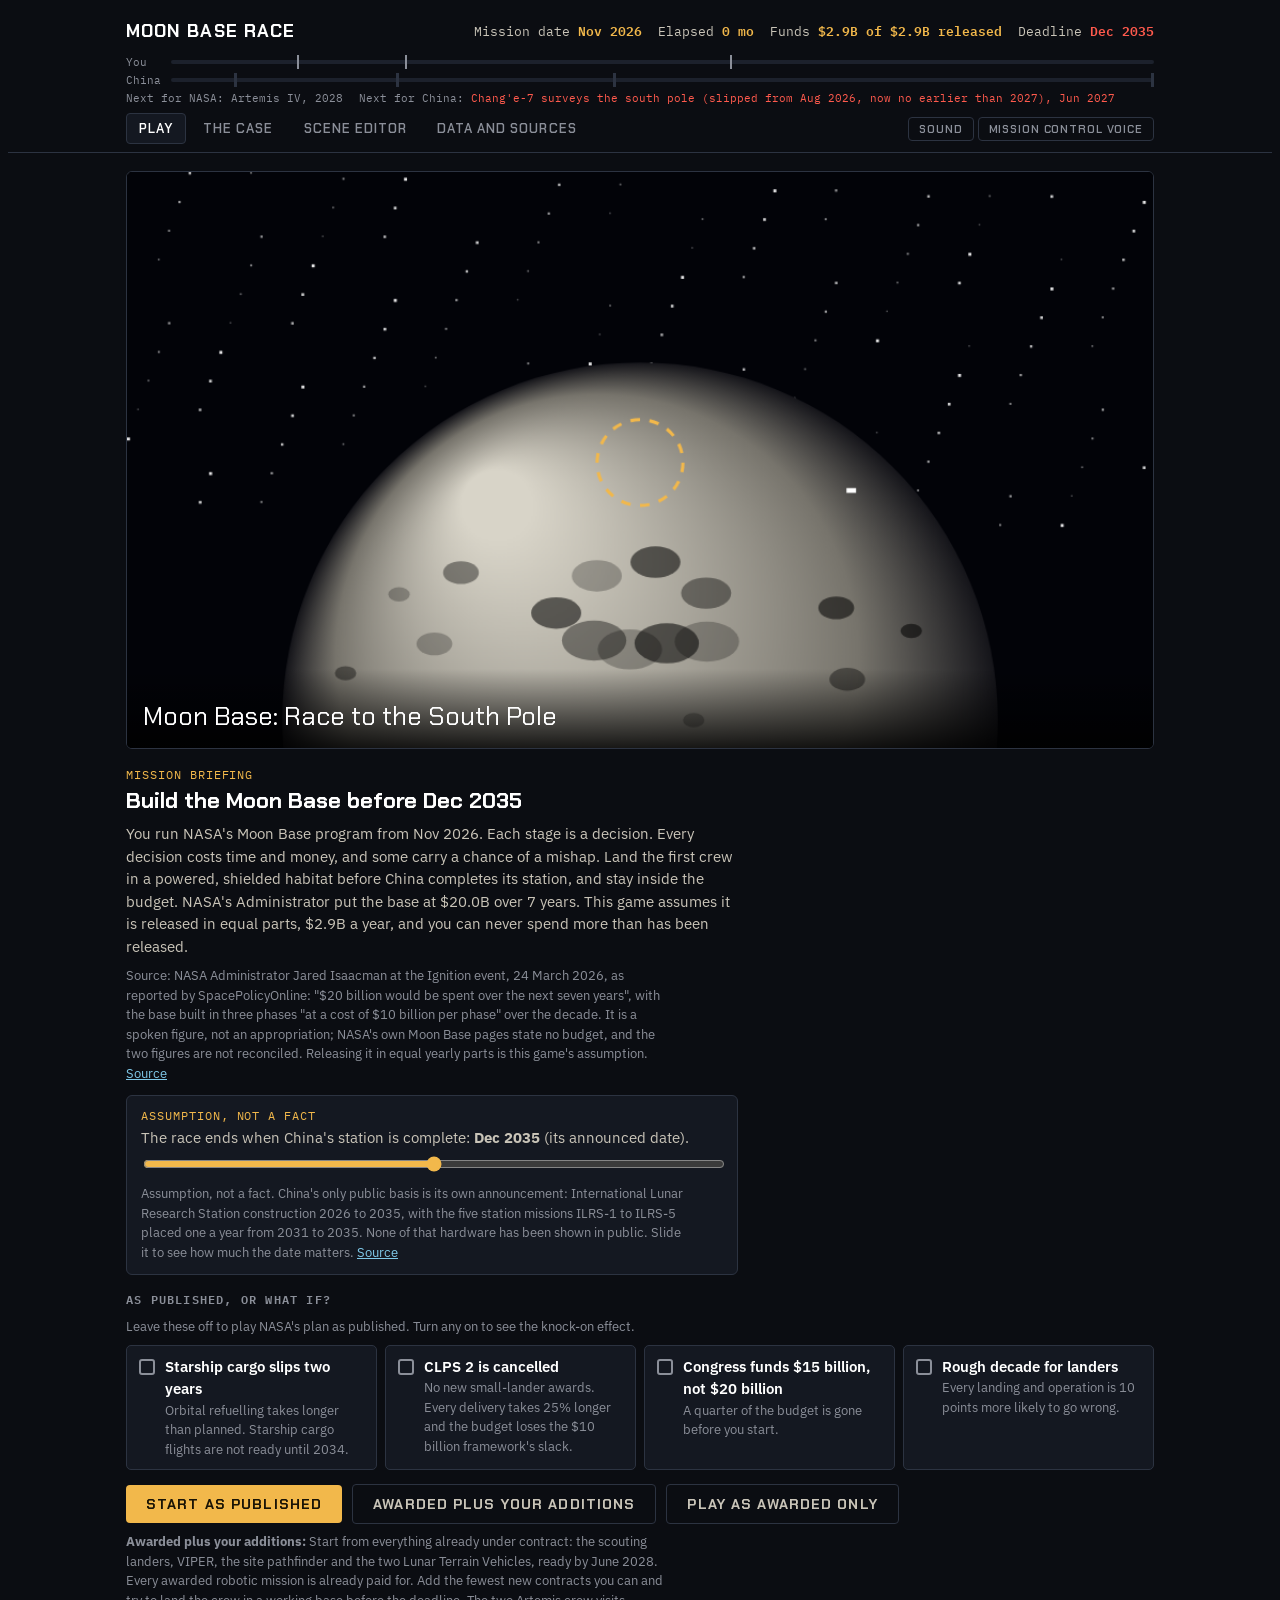
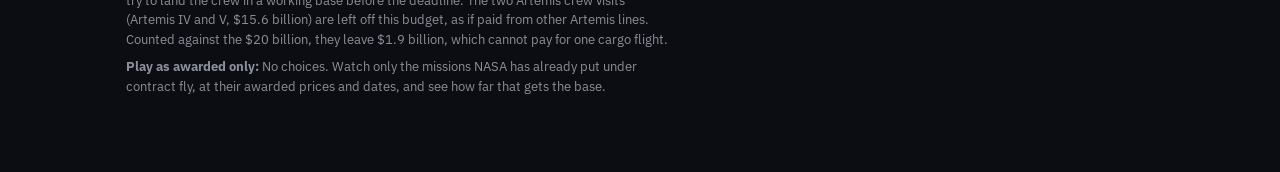
<file: index.html>
<!doctype html>
<html lang="en">
<meta charset="utf-8">
<meta name="viewport" content="width=device-width,initial-scale=1,viewport-fit=cover">
<title>Moon Base Race</title>
<meta name="claude:viewport-fit-sides" content="cover">
<link rel="stylesheet" href="https://fonts.googleapis.com/css2?family=Chakra+Petch:wght@500;700&family=IBM+Plex+Mono:wght@400;600&family=IBM+Plex+Sans:wght@400;500;600&display=swap">
<style>
/* Layout: mission-control console. Sticky mission clock on top, one cutscene screen, decisions beneath it. Single dark look by choice. */
:root{
  color-scheme:dark;
  --void:#0b0d12; --panel:#141821; --panel2:#1c212c; --line:#2c3341;
  --dust:#c9c4b8; --dim:#8b8f99; --sun:#f2b84b; --go:#6fd08c; --halt:#ff5a4d; --ice:#7fc8e8;
  --display:"Chakra Petch","Trebuchet MS",sans-serif;
  --body:"IBM Plex Sans",system-ui,sans-serif;
  --mono:"IBM Plex Mono",ui-monospace,Menlo,monospace;
}
*{box-sizing:border-box}
html,body{background:var(--void)}
body{color:var(--dust);font-family:var(--body);font-size:15px;line-height:1.5}
body::before{content:"";position:fixed;inset:0 0 auto;height:env(safe-area-inset-top,0px);z-index:10;background:var(--void)}
.wrap{max-width:1060px;margin:0 auto;padding-left:max(16px,env(safe-area-inset-left,0px));padding-right:max(16px,env(safe-area-inset-right,0px))}
header{position:sticky;top:env(safe-area-inset-top,0px);z-index:9;background:var(--void);border-bottom:1px solid var(--line)}
.bar{display:flex;flex-wrap:wrap;gap:8px 20px;align-items:center;padding-block:10px}
h1{font-family:var(--display);font-size:18px;letter-spacing:.06em;text-transform:uppercase;margin:0;color:#fff}
.clock{font-family:var(--mono);font-size:13px;display:flex;gap:16px;flex-wrap:wrap;margin-left:auto}
.clock b{color:var(--sun);font-weight:600}.clock .cn b{color:var(--halt)}

.tl .track{position:absolute;left:0;right:0;top:5px;height:4px;background:var(--panel2);border-radius:2px}
.tl .fill{position:absolute;left:0;top:5px;height:4px;background:var(--sun);border-radius:2px;transition:width .6s}
.tl .mk{position:absolute;top:0;width:2px;height:14px;background:var(--dim)}
.tl .mk.cn{background:var(--halt);width:3px}
.tl .mk span{position:absolute;top:14px;left:0;font:11px var(--mono);color:var(--dim);white-space:nowrap}
.tl .mk.cn span{left:auto;right:0;display:block;color:var(--halt)}
nav{display:flex;gap:4px;padding-bottom:8px}
nav button{font:600 13px var(--display);letter-spacing:.08em;text-transform:uppercase;background:none;border:1px solid transparent;color:var(--dim);padding:6px 12px;border-radius:4px;cursor:pointer}
nav button[aria-selected=true]{color:#fff;border-color:var(--line);background:var(--panel)}
main{padding-block:18px 60px;display:flex;flex-direction:column;gap:18px}
.screen{position:relative;aspect-ratio:16/9;max-width:100%;background:#000;border:1px solid var(--line);border-radius:6px;overflow:hidden}
.screen canvas,.screen video{position:absolute;inset:0;width:100%;height:100%;object-fit:cover}
.screen .tag{position:absolute;left:10px;top:10px;font:11px var(--mono);background:rgba(0,0,0,.6);color:var(--dim);padding:3px 7px;border-radius:3px;max-width:calc(100% - 20px)}
.screen .cap{position:absolute;left:0;right:0;bottom:0;padding:28px 16px 12px;background:linear-gradient(transparent,rgba(0,0,0,.85));font-family:var(--display);font-size:clamp(16px,3vw,26px);color:#fff;text-wrap:balance}
.step{font:12px var(--mono);color:var(--sun);letter-spacing:.08em;text-transform:uppercase}
h2{font-family:var(--display);font-size:22px;margin:2px 0 6px;color:#fff;text-wrap:balance}
h3{font:600 12px var(--mono);letter-spacing:.1em;text-transform:uppercase;color:var(--dim);margin:14px 0 8px}
p{margin:0 0 8px;max-width:68ch}
.cols{display:grid;grid-template-columns:minmax(0,1fr) 250px;gap:20px}
@media(max-width:760px){.cols{grid-template-columns:minmax(0,1fr)}.tl .mk span{display:none}}td.n{white-space:normal;min-width:9ch}
.opts{display:grid;grid-template-columns:repeat(auto-fill,minmax(240px,1fr));gap:8px}
.opt{display:flex;gap:10px;align-items:flex-start;text-align:left;background:var(--panel);border:1px solid var(--line);border-radius:5px;padding:10px 12px;color:inherit;font:inherit;cursor:pointer;min-width:0}
.opt:hover{border-color:var(--dim)}
.opt[aria-pressed=true]{border-color:var(--sun);background:var(--panel2)}
.opt[disabled]{opacity:.45;cursor:not-allowed}
.opt .box{flex:none;width:16px;height:16px;border:2px solid var(--dim);border-radius:3px;margin-top:3px}
.opt.radio .box{border-radius:50%}
.opt[aria-pressed=true] .box{background:var(--sun);border-color:var(--sun)}
.opt strong{display:block;color:#fff;font-weight:600}
.opt small{display:block;color:var(--dim);font-size:13px}
.opt .m{font:12px var(--mono);color:var(--ice)}
.meter{height:8px;background:var(--panel2);border-radius:4px;overflow:hidden;margin:6px 0}
.meter i{display:block;height:100%;background:var(--go)}
.meter.over i{background:var(--halt)}
.mono{font-family:var(--mono);font-size:13px;font-variant-numeric:tabular-nums}
.chips{display:flex;flex-wrap:wrap;gap:6px}
.chip{font:12px var(--mono);border:1px solid var(--line);border-radius:20px;padding:2px 10px;color:var(--dim)}
.chip.on{border-color:var(--go);color:var(--go)}
.btn{font:700 14px var(--display);letter-spacing:.08em;text-transform:uppercase;background:var(--sun);color:#1a1405;border:0;border-radius:4px;padding:10px 20px;cursor:pointer}
.btn[disabled]{opacity:.4;cursor:not-allowed}
.btn.ghost{background:none;color:var(--dust);border:1px solid var(--line)}
.btn.small{font-size:12px;padding:6px 12px}
.row{display:flex;flex-wrap:wrap;gap:10px;align-items:center;margin-top:14px}
:focus-visible{outline:2px solid var(--ice);outline-offset:2px}
aside{background:var(--panel);border:1px solid var(--line);border-radius:6px;padding:12px 14px;align-self:start}
aside ul{list-style:none;margin:0;padding:0;font-size:13px;display:flex;flex-direction:column;gap:4px}
aside{min-width:0}aside li{display:flex;justify-content:space-between;gap:8px}aside li span:first-child{min-width:0;overflow-wrap:anywhere}
aside li span:last-child{font-family:var(--mono);color:var(--dim);white-space:nowrap}
.res{border-left:3px solid var(--go);padding-left:12px}.res.bad{border-color:var(--halt)}
.res .big{font-family:var(--display);font-size:20px;color:var(--go)}.res.bad .big{color:var(--halt)}
textarea,input[type=text],select{width:100%;background:var(--panel);color:var(--dust);border:1px solid var(--line);border-radius:4px;padding:8px 10px;font:13px var(--mono)}
textarea{min-height:120px;resize:vertical}
textarea.json{min-height:320px;white-space:pre;overflow:auto}
label{display:block;font:600 12px var(--mono);letter-spacing:.08em;text-transform:uppercase;color:var(--dim);margin:12px 0 4px}
.note{font-size:13px;color:var(--dim)}
.msg{font:13px var(--mono);color:var(--ice);min-height:1.4em}
.msg.err{color:var(--halt)}
.tw{overflow-x:auto}
table{border-collapse:collapse;width:100%;font-size:13px}
th,td{text-align:left;padding:6px 10px;border-bottom:1px solid var(--line);vertical-align:top}
th{font:600 11px var(--mono);letter-spacing:.08em;text-transform:uppercase;color:var(--dim)}
td.n{font-family:var(--mono);font-variant-numeric:tabular-nums;white-space:nowrap}
a{color:var(--ice)}
.card{background:var(--panel);border:1px solid var(--line);border-radius:6px;padding:12px 14px}
.props{display:flex;flex-direction:column;gap:8px}
.race{display:grid;grid-template-columns:auto minmax(0,1fr);gap:4px 10px;align-items:center;margin-bottom:4px;font:11px var(--mono);color:var(--dim)}
.race .rb{position:relative;height:14px}
.race .track{position:absolute;left:0;right:0;top:5px;height:4px;background:var(--panel2);border-radius:2px}
.race .fill{position:absolute;left:0;top:5px;height:4px;background:var(--sun);border-radius:2px;transition:width .6s}
.race .cn .fill{background:var(--halt)}
.race .mk{position:absolute;top:0;width:2px;height:14px;background:var(--dim)}
.race .cn .mk{background:var(--line);width:3px}.race .cn .mk.hit{background:var(--halt)}
.race .mk.end{background:var(--halt);width:3px}
.racenote{font:11px var(--mono);color:var(--dim);margin-bottom:8px;display:flex;flex-wrap:wrap;gap:4px 16px}
.racenote b{color:var(--halt);font-weight:400}
nav{align-items:center;flex-wrap:wrap}
nav .sp{flex:1}
nav button.tog{font-size:11px;padding:4px 10px;border-color:var(--line)}
nav button.tog[aria-pressed=true]{color:var(--go);border-color:var(--go)}
.map{width:100%;height:auto;display:block;border:1px solid var(--line);border-radius:4px;background:#17181c}
.insight{background:var(--panel);border:1px solid var(--line);border-left:3px solid var(--ice);border-radius:4px;padding:10px 14px;max-width:68ch;margin-top:12px}
.insight h3{margin:0 0 4px;color:var(--ice)}
.notes{margin:0 0 8px;padding-left:18px;color:var(--sun);font-size:14px;max-width:68ch}
.stat{display:flex;flex-wrap:wrap;gap:6px;margin-bottom:8px}
.res.soft{border-color:var(--sun)}.res.soft .big{color:var(--sun)}
.opt .r{font:12px var(--mono);color:var(--sun)}
aside li span.c{color:var(--ice)}
aside li span:only-child{white-space:normal;font-family:var(--body);color:var(--dust)}
.mani{display:flex;gap:14px;align-items:center;margin:8px 0 4px}
.mani .pic{flex:none;width:84px}.mani svg{display:block;width:100%;height:auto}
.bay{display:flex;height:12px;background:var(--panel2);border-radius:3px;overflow:hidden;margin:6px 0 4px;border:1px solid var(--line)}
.bay.over{border-color:var(--halt)}.bay i{display:block;height:100%}
.load{list-style:none;margin:6px 0 0;padding:0;display:flex;flex-wrap:wrap;gap:2px 14px;font-size:13px}
.load .sw{display:inline-block;width:9px;height:9px;border-radius:2px;margin-right:5px}

.opt .cap{font-size:12px;color:var(--dim)}
.opt .ben{font-size:13px;color:var(--dust)}
.opt .fx{font:12px var(--mono);color:var(--go)}
.opt .dev{font:12px var(--mono);color:var(--ice)}
.cls{display:inline-block;margin-left:8px;padding:0 6px;border:1px solid var(--line);border-radius:3px;font:10px var(--mono);color:var(--dim);vertical-align:middle;text-transform:uppercase;letter-spacing:.04em}
.cls.niac{color:var(--ice);border-color:var(--ice)}

.screen .art{position:absolute;inset:0;width:100%;height:100%;object-fit:cover;opacity:0;transition:opacity .4s}
.screen .art.ok{opacity:1}
.ths{display:flex;gap:4px;margin-bottom:6px}
.th{display:block;flex:1;min-width:0;width:100%;aspect-ratio:16/9;object-fit:cover;border-radius:3px;background:var(--panel2);opacity:.25;transition:opacity .3s}
.th.ok{opacity:1}
@media(max-width:640px){header{position:static}.clock{gap:2px 12px;font-size:12px}nav button{padding:6px 8px}.mani{flex-direction:column;align-items:stretch}.mani .pic{width:64px}}
section.case{margin:0 0 34px;max-width:980px}
section.case h2{margin:2px 0 10px}
.claim{font-size:1.06rem;line-height:1.55;border-left:3px solid var(--sun);padding:6px 0 6px 12px;margin:12px 0}
.card.dl{margin:12px 0;max-width:68ch}
.card.dl input[type=range]{accent-color:var(--sun)}
details{margin:6px 0}details summary{cursor:pointer}
.chip.st-flown{border-color:#5fb36b;color:#8fd49a}.chip.st-tested{border-color:#d9a441;color:#f0c46b}.chip.st-announced{opacity:.75}.chip.st-slipped{border-color:#d8644f;color:#f09a88}
.chip[class*=st-]{white-space:nowrap}
</style>
<header><div class="wrap">
  <div class="bar"><h1>Moon Base Race</h1>
    <div class="clock"><span>Mission date <b id="cDate"></b></span><span>Elapsed <b id="cEl"></b></span><span>Funds <b id="cBud"></b></span><span class="cn">Deadline <b id="cCn"></b></span></div></div>
  <div class="race" id="tl"></div><div class="racenote" id="tln"></div>
  <nav><button role="tab" id="tabPlay" data-tab="play">Play</button><button role="tab" id="tabCase" data-tab="case">The case</button><button role="tab" id="tabEdit" data-tab="edit">Scene editor</button><button role="tab" id="tabData" data-tab="data">Data and sources</button><span class="sp"></span><button class="tog" id="tSound" aria-pressed="false">Sound</button><button class="tog" id="tVoice" aria-pressed="false" hidden>Mission control voice</button></nav>
</div></header>
<div class="wrap"><main id="main"></main></div>
<script id="scn" type="application/json">{"version": 10, "title": "Moon Base: Race to the South Pole", "start": {"y": 2026, "m": 11}, "deadline": {"y": 2035, "m": 12, "label": "China's announced completion date for its lunar research station (an assumption you can change)"}, "markers": [{"y": 2028, "m": 1, "label": "Artemis IV"}, {"y": 2029, "m": 1, "label": "Phase 2"}, {"y": 2032, "m": 1, "label": "Phase 3"}], "stages": [{"id": "scout", "type": "loadout", "scene": "lander", "title": "Scout the South Pole", "narration": "NASA Moon Base Phase One runs to 2029: 25 launches and 21 robotic landings to scout the south pole. Pick one lander and fill it, within its mass limit, with payloads that give you mobility, mapping, prospecting and geotechnical data. Miss any of the four and the base team cannot choose a site. Some hardware is not ready yet, and the delivery waits for the latest item on board.", "videoPrompt": "Photorealistic commercial lunar lander descending to the Moon's south pole, long shadows, low sun on the horizon, dust plume, cinematic 35mm", "successText": "The lander is down and the instruments are returning data. You have a resource map, terrain models and soil strength numbers.", "failMonths": 6, "needs": [{"tag": "mobility", "label": "Mobility"}, {"tag": "mapping", "label": "Mapping and surveying"}, {"tag": "prospecting", "label": "Prospecting"}, {"tag": "geotech", "label": "Geotechnical properties"}], "carriers": [{"id": "novac", "label": "Intuitive Machines Nova-C Trinity", "capKg": 100, "months": 8, "desc": "Moon Base III lander. Small, flies soon, carries little.", "costM": 148, "risk": 0.25, "caps": ["130 kg to the surface", "Flies within 8 months"], "benefit": "The fastest way to get a first instrument down, at a high landing risk.", "image": "art/novac.jpg", "src": {"text": "Payload 100 kg (Wikipedia). $148.3M Intuitive Machines award, June 2026. Moon Base III slipped to 2027.", "url": "https://starlust.org/nasa-announces-four-new-lunar-lander-missions-worth-nearly-600-million-to-advance-moon-base-science/"}}, {"id": "blueghost", "label": "Firefly Blue Ghost", "capKg": 150, "months": 9, "desc": "Mid-size CLPS lander with a proven landing.", "costM": 144, "risk": 0.1, "caps": ["240 kg to the surface", "Proven soft landing"], "benefit": "A reliable ride for a small instrument set.", "image": "art/blueghost.jpg", "src": {"text": "Payload 150 kg (Wikipedia). $144.2M Firefly award, June 2026.", "url": "https://starlust.org/nasa-announces-four-new-lunar-lander-missions-worth-nearly-600-million-to-advance-moon-base-science/"}}, {"id": "griffin", "label": "Astrobotic Griffin", "capKg": 500, "months": 3, "desc": "Moon Base II lander. NASA lists more than 1,100 lb of cargo. Rover egress ramps.", "costM": 149, "risk": 0.2, "caps": ["500 kg to the surface", "Ramps for rover egress"], "benefit": "Carries a mid-size rover and several instruments on one flight.", "image": "art/griffin.jpg", "src": {"text": "$297M for two Astrobotic deliveries, June 2026. Griffin Mission One launch no earlier than November 2026. Payload capacity is not published.", "url": "https://starlust.org/nasa-announces-four-new-lunar-lander-missions-worth-nearly-600-million-to-advance-moon-base-science/"}}, {"id": "mk1", "label": "Blue Origin Blue Moon Mark 1", "capKg": 3000, "months": 13, "desc": "Moon Base I flies the first one, Endurance, to Shackleton Connecting Ridge. A second carries VIPER.", "costM": 190, "risk": 0.12, "caps": ["3,000 kg to the surface", "Precision landing", "Cryogenic propulsion"], "benefit": "Room for a large rover and a full instrument suite on one lander.", "image": "art/mk1.jpg", "src": {"text": "Payload up to 3,000 kg. $190M task order to deliver VIPER on the second Mark 1, landing late 2027.", "url": "https://www.nasa.gov/news-release/nasa-selects-blue-origin-to-deliver-viper-rover-to-moons-south-pole/"}}], "items": [{"id": "viper", "label": "VIPER rover", "kg": 430, "tags": ["mobility", "prospecting", "mapping"], "desc": "1 m TRIDENT drill, neutron and infrared spectrometers and a mass spectrometer. Builds a resource map of water ice.", "availableAt": {"y": 2027, "m": 11}, "costM": 450, "caps": ["Drives 20 km class traverses", "Drills 1 m", "Detects and measures water ice"], "benefit": "Gives you a resource map, so the base is sited next to ice you know is there.", "image": "art/viper.jpg", "rec": true, "src": {"text": "Dry mass 430 kg. About $450M spent when cancelled in July 2024. Landing late 2027.", "url": "https://en.wikipedia.org/wiki/VIPER_(rover)"}}, {"id": "promise", "label": "PROMISE nuclear rover", "kg": 900, "tags": ["mobility", "prospecting", "mapping", "nuclear"], "availableAt": {"y": 2028, "m": 11}, "desc": "Six-wheeled JPL rover built from Curiosity and Perseverance spares. Nuclear power carries it through lunar nights and into shadowed craters. Drills to 1 m. Launches late 2028 for an 18-month mission.", "costM": 300, "caps": ["Nuclear powered", "Works through lunar night and inside shadowed craters", "Drills 1 m"], "benefit": "Ends night dormancy for your scouting and keeps prospecting for 18 months.", "image": "art/promise.jpg", "rec": true}, {"id": "flip", "label": "Astrolab FLIP rover", "kg": 500, "tags": ["mobility"], "desc": "Flies on the Moon Base II Griffin lander. A mobile platform that carries other teams' instruments.", "costM": 80, "caps": ["Carries about 30 kg of other instruments", "Tests mobility in polar soil"], "benefit": "A mobile base for instruments that would otherwise sit on the lander deck.", "image": "art/flip.jpg", "src": {"text": "500 kg rover that carries 30 kg of payload. Cost is not published.", "url": "https://en.wikipedia.org/wiki/Griffin_Mission_One"}}, {"id": "mapp", "label": "Lunar Outpost MAPP rover", "kg": 10, "tags": ["mobility"], "desc": "Small autonomous rover that carries one or two instruments.", "costM": 15, "caps": ["Autonomous driving", "Carries one or two small instruments"], "benefit": "Cheap mobility for a small lander.", "image": "art/mapp.jpg"}, {"id": "cuberover", "label": "Astrobotic CubeRover", "kg": 6, "tags": ["mobility"], "desc": "Shoebox-class rover for short traverses near the lander.", "costM": 10, "caps": ["Short traverses near the lander", "Very low mass"], "benefit": "The lightest way to tick the mobility box.", "image": "art/cuberover.jpg"}, {"id": "moonfall", "label": "MoonFall scout drones (4)", "kg": 200, "tags": ["mobility", "mapping"], "desc": "Four JPL propulsive hoppers that fly into shadowed terrain and survey landing sites over one lunar day. They fly in 2028.", "availableAt": {"y": 2028, "m": 1}, "costM": 75, "caps": ["Hops into shadowed terrain", "Surveys landing sites from close range"], "benefit": "Scouts places wheels cannot reach, in a single lunar day.", "image": "art/moonfall.jpg", "src": {"text": "$75M Firefly subcontract, excluding launch. Delivery 2028.", "url": "https://spacepolicyonline.com/news/nasa-awards-initial-moon-base-rover-and-lander-contracts/"}}, {"id": "lidar", "label": "Lunar LiDAR demonstration", "kg": 15, "tags": ["mapping"], "desc": "3D terrain mapping that works in darkness.", "costM": 20, "caps": ["3D terrain maps in darkness", "Centimetre-scale relief"], "benefit": "Pad and road layouts can be planned before construction robots arrive.", "fx": {"risk": -0.01}, "image": "art/lidar.jpg"}, {"id": "gpr", "label": "Ground-penetrating radar", "kg": 5, "tags": ["mapping", "geotech"], "desc": "Maps buried rocks, layering and ice lenses under the surface.", "costM": 15, "caps": ["Images layering and buried rocks", "Finds ice lenses"], "benefit": "Fewer surprises when you dig foundations.", "fx": {"risk": -0.01}, "image": "art/gpr.jpg", "rec": true}, {"id": "prime", "label": "TRIDENT drill and MSolo", "kg": 40, "tags": ["prospecting"], "desc": "Lander-mounted 1 m drill with a mass spectrometer that sniffs the cuttings for volatiles.", "costM": 40, "caps": ["Drills 1 m from the lander", "Measures volatiles in cuttings"], "benefit": "Prospecting without needing a rover.", "image": "art/prime.jpg"}, {"id": "nss", "label": "Neutron Spectrometer System", "kg": 2, "tags": ["prospecting"], "desc": "Detects hydrogen, a sign of water ice, in the top metre of soil.", "costM": 10, "caps": ["Senses hydrogen to 1 m depth", "Works while driving"], "benefit": "A light way to map where ice is likely.", "image": "art/nss.jpg"}, {"id": "cone", "label": "Cone penetrometer and shear vane", "kg": 8, "tags": ["geotech"], "desc": "Measures bearing strength and cohesion of the regolith for pad and foundation design.", "costM": 10, "caps": ["Measures bearing strength", "Measures soil cohesion"], "benefit": "The numbers engineers need to design pads and foundations that do not settle.", "image": "art/cone.jpg", "rec": true}, {"id": "scalpss", "label": "SCALPSS plume cameras", "kg": 5, "tags": ["geotech"], "desc": "Stereo cameras that record how the engine plume erodes the surface.", "costM": 8, "caps": ["Films plume erosion in stereo", "Measures crater depth under the engine"], "benefit": "Sizes the pads and berms that heavy landers will need.", "fx": {"risk": -0.01}, "image": "art/scalpss.jpg", "rec": true}, {"id": "lra", "label": "Laser Retroreflector Array", "kg": 1, "tags": ["nav"], "desc": "Passive marker that later landers range against for precision landing.", "costM": 2, "caps": ["Passive laser target", "Lasts for decades"], "benefit": "Later landers range against it for more precise touchdowns.", "fx": {"risk": -0.02}, "image": "art/lra.jpg"}, {"id": "vertex", "label": "Lunar Vertex magnetometer suite", "kg": 30, "tags": ["science"], "desc": "Studies magnetic swirls. Good science, no help choosing a base site.", "costM": 30, "caps": ["Measures surface magnetic fields", "Studies solar wind interaction"], "benefit": "Good science. It does not help you build.", "image": "art/vertex.jpg"}, {"id": "metal", "label": "METAL helium-3 sensor", "kg": 12, "tags": ["science"], "desc": "Measures helium-3 abundance in the soil.", "costM": 15, "caps": ["Measures helium-3 in regolith"], "benefit": "Informs a future resource, not this base.", "image": "art/metal.jpg"}, {"id": "skylight", "label": "Skylight autonomous micro-rovers", "kg": 30, "costM": 30, "devCostM": 120, "devMonths": 24, "risk": 0.03, "tags": ["mobility", "mapping"], "fx": {"risk": -0.03}, "class": "Reliability", "niac": {"pi": "William Whittaker, Carnegie Mellon University", "year": "2019", "url": "https://www.nasa.gov/general/robotic-technologies-enabling-the-exploration-of-lunar-pits/"}, "desc": "NIAC concept: fast micro-rovers that explore on their own and build a high-resolution 3D model of rough terrain within one lunar day.", "caps": ["Autonomous exploration", "High-resolution 3D site model in about a week"], "benefit": "A detailed site model means fewer construction surprises, so every later operation is less likely to go wrong.", "image": "art/skylight.jpg"}, {"id": "ndl", "label": "Navigation Doppler Lidar landing sensor", "kg": 5, "costM": 15, "tags": ["nav"], "fx": {"risk": -0.03}, "class": "Reliability", "desc": "Laser sensor that measures a lander's speed and height precisely during descent. Flight-tested class of instrument.", "caps": ["Precise velocity and altitude during descent", "Works in darkness"], "benefit": "Landing data from this flight makes every later landing less likely to go wrong.", "image": "art/ndl.jpg", "rec": true}, {"id": "relay", "label": "Lunar relay user terminal", "kg": 10, "costM": 40, "tags": ["comms"], "fx": {"risk": -0.02, "monthsPct": -3}, "class": "Speed and reliability", "desc": "Radio terminal that talks to an orbiting relay, such as Lunar Pathfinder, when Earth is below the horizon.", "caps": ["Communication without direct line of sight to Earth", "Higher data rates"], "benefit": "Robots are supervised around the clock, so work goes a little faster and with fewer errors.", "image": "art/relay.jpg"}], "insight": {"text": "NASA's Phase One plans 25 launches and 21 landings to carry about 4 tonnes to the surface. VIPER and PROMISE both carry 1 m drills because the ice is expected below the surface, not on it.", "url": "https://abcnews.com/Technology/nasa-reveals-new-details-plan-build-base-moon/story?id=133325738"}, "real": "2026 to 2028: Moon Base I, II and III, VIPER late 2027, PROMISE late 2028", "still": "art/scout.jpg", "media": "art/scout.mp4"}, {"id": "mobility", "type": "loadout", "scene": "rover", "title": "Land the mobility fleet", "narration": "The base needs vehicles that can haul cargo and carry tools. NASA awarded Lunar Terrain Vehicle contracts worth $439 million to Astrolab and Lunar Outpost, with Blue Origin delivering them in 2028. Choose a delivery and the vehicles to send. You need at least one crew-class vehicle or larger. What you land here decides which options you get when the habitats arrive.", "videoPrompt": "Photorealistic six-limbed wheeled robot and an open lunar rover driving off a cargo lander at the lunar south pole, harsh side lighting, dust trails", "successText": "The vehicles drive off the deck and start their checkout traverses.", "failMonths": 6, "needs": [{"tag": "haul", "label": "Crew-class vehicle or larger"}], "carriers": [{"id": "mk1x2", "label": "Two Blue Moon Mark 1 cargo flights", "capKg": 6000, "months": 14, "desc": "NASA's task orders deliver the Lunar Terrain Vehicles this way in 2028.", "costM": 188, "risk": 0.15, "caps": ["6,000 kg across two landers", "Available on NASA's 2028 schedule"], "benefit": "Delivers the rovers NASA has already ordered.", "image": "art/mk1x2.jpg", "src": {"text": "$188M to Blue Origin to deliver both Lunar Terrain Vehicles in 2028.", "url": "https://spacepolicyonline.com/news/nasa-awards-initial-moon-base-rover-and-lander-contracts/"}}, {"id": "mk2c", "label": "Wait for Blue Moon Mark 2 cargo", "capKg": 30000, "months": 18, "desc": "Far more mass, but the lander is not ready for years.", "costM": 1800, "risk": 0.12, "caps": ["30,000 kg in one landing"], "benefit": "Carries the heaviest vehicles, years later.", "image": "art/mk2c.jpg", "src": {"text": "30,000 kg one way, 20,000 kg reusable. Uncrewed demonstration planned for 2027. No per-flight price is published; the $3.4B contract covers development.", "url": "https://en.wikipedia.org/wiki/Blue_Moon_(spacecraft)"}}], "items": [{"id": "flex", "label": "Astrolab CLV-1 Lunar Terrain Vehicle", "kg": 900, "tags": ["haul", "ltv"], "desc": "NASA contract $219 million. About 2,000 lb, over 6 mph, two suited crew or modular cargo pallets.", "costM": 219, "caps": ["Two suited crew", "Modular cargo pallets", "Drives itself between crews"], "benefit": "Hauls cargo and tools around the site without astronauts present.", "image": "art/flex.jpg", "src": {"text": "$219M Lunar Terrain Vehicle contract, May 2026. Delivery 2028.", "url": "https://spacepolicyonline.com/news/nasa-awards-initial-moon-base-rover-and-lander-contracts/"}}, {"id": "pegasus", "label": "Lunar Outpost Pegasus Lunar Terrain Vehicle", "kg": 1200, "tags": ["haul", "ltv"], "desc": "NASA contract $220 million. Over 9 mph, built to operate for up to a year, two suited crew.", "costM": 220, "caps": ["Two suited crew", "Over 9 mph", "Built to run for a year"], "benefit": "A second, independent rover design, so one fault cannot stop surface transport.", "image": "art/pegasus.jpg", "src": {"text": "$220M Lunar Terrain Vehicle contract, May 2026. Delivery 2028.", "url": "https://spacepolicyonline.com/news/nasa-awards-initial-moon-base-rover-and-lander-contracts/"}}, {"id": "racer", "label": "Intuitive Machines Moon RACER", "kg": 1200, "tags": ["haul", "ltv"], "desc": "A third proposed Lunar Terrain Vehicle design, with a towing trailer. Not selected by NASA.", "costM": 220, "caps": ["Two suited crew", "Tows a trailer"], "benefit": "Extra hauling capacity.", "image": "art/racer.jpg"}, {"id": "athlete", "label": "JPL ATHLETE", "kg": 2500, "tags": ["haul", "athlete", "tools"], "desc": "The largest option. Six wheeled limbs walk or roll, lift a whole habitat off a lander, and swap end effectors: gripper, drill, scoop, cable reel.", "costM": 450, "caps": ["Lifts a habitat off a tall lander", "Walks or rolls on six limbs", "Swaps tools: gripper, drill, scoop, cable reel"], "benefit": "Unlocks the fastest ways to move, connect and build, and shortens construction.", "image": "art/athlete.jpg"}, {"id": "lunarcruiser", "label": "JAXA pressurized rover", "kg": 10000, "tags": ["haul", "pressurized"], "desc": "NASA expects it in Phase Two. A mobile habitat for 28-day missions with resupply every 14 days. Too heavy for Mark 1.", "availableAt": {"y": 2032, "m": 1}, "costM": 900, "caps": ["Crew live aboard for 28 days", "Long-range traverses"], "benefit": "Extends crew reach far beyond walking distance and adds living space.", "quality": 5, "image": "art/lunarcruiser.jpg", "src": {"text": "Launch no earlier than 2032. Mass and cost are not published.", "url": "https://en.wikipedia.org/wiki/Lunar_Cruiser"}}, {"id": "mapp2", "label": "MAPP rover swarm (3)", "kg": 30, "tags": ["scouts"], "desc": "Small scouts. They cannot haul cargo.", "costM": 40, "caps": ["Scout ahead of larger vehicles", "Relay communications"], "benefit": "Useful eyes on site. They cannot haul.", "image": "art/mapp2.jpg"}], "insight": {"text": "NASA bought two different Lunar Terrain Vehicles, from Astrolab and Lunar Outpost, for $439 million, so that one design problem cannot ground every crew. JPL built ATHLETE prototypes to unload cargo from tall landers.", "url": "https://www.nasa.gov/news-release/nasa-provides-update-on-moon-base-rovers-landers-missions/"}, "real": "2028: both Lunar Terrain Vehicles delivered", "still": "art/mobility.jpg", "media": "art/mobility.mp4"}, {"id": "site", "type": "choice", "scene": "orbit", "title": "Choose the base site", "narration": "Use the scouting data to place the base. You want near-continuous sunlight, a line of sight to Earth, flat ground for pads, and a short drive to water ice in permanently shadowed regions.", "videoPrompt": "Photorealistic orbital view of the lunar south pole, Shackleton crater in deep shadow, sunlit ridges, Earth low on the horizon", "options": [{"id": "ridge", "label": "Shackleton Connecting Ridge", "months": 3, "outcome": "ok", "grants": ["site"], "desc": "Where Moon Base I lands. Sunlit most of the year, with Shackleton and de Gerlache shadowed craters a few kilometres away on either side.", "resultText": "Site confirmed. Power towers on the ridge see the Sun most of the year and the ice is a short drive downhill.", "costM": 60, "quality": 3, "image": "art/ridge.jpg"}, {"id": "nobile", "label": "Nobile Rim (Mons Mouton)", "months": 4, "outcome": "ok", "grants": ["site"], "desc": "Broad, flat mountain top near small shadowed craters. VIPER's planned landing area.", "resultText": "Site confirmed. Flat ground makes pad building easy, with small cold traps close by.", "costM": 60, "quality": 2, "image": "art/nobile.jpg"}, {"id": "malapert", "label": "Malapert Massif", "months": 6, "outcome": "ok", "grants": ["site"], "desc": "Always in view of Earth for communications, but a long drive to large ice deposits.", "resultText": "Site confirmed. Communications are excellent. Ice runs take longer, so planning adds time.", "costM": 80, "image": "art/malapert.jpg"}, {"id": "floor", "label": "Floor of Shackleton crater", "months": 6, "outcome": "fail", "desc": "Sit directly on the ice.", "resultText": "The crater floor never sees the Sun or the Earth. At -334 °F the hardware freezes and you have no direct link home. The survey is redone.", "costM": 120, "image": "art/floor.jpg"}, {"id": "reiner", "label": "Reiner Gamma", "months": 6, "outcome": "fail", "desc": "A bright magnetic swirl on the near side, easy to reach. Moon Base III lands here for science.", "resultText": "It is an interesting place with no permanently shadowed regions and no water ice. The base cannot live off the land here. The survey is redone.", "costM": 120, "image": "art/reiner.jpg"}, {"id": "tranq", "label": "Mare Tranquillitatis", "months": 6, "outcome": "fail", "desc": "Flat, well-mapped equatorial plain.", "resultText": "Fourteen-day nights and no polar volatiles. The site fails the resource review and the survey is redone.", "costM": 120, "image": "art/tranq.jpg"}], "insight": {"text": "Moon Base I targets Shackleton Connecting Ridge. Sunlit ground there exceeds 130 °F while the crater floor beside it sits at -334 °F, and that cold is what has trapped the water ice.", "url": "https://www.nasa.gov/reference/moonbase-about/"}, "real": "Moon Base I targets Shackleton Connecting Ridge", "still": "art/site.jpg", "media": "art/site.mp4"}, {"id": "construct", "type": "loadout", "scene": "lander", "title": "Send construction and resource payloads", "narration": "Before heavy landers arrive you need machines on the surface to dig, to turn regolith into hard surfaces, and to power the work. Choose a delivery and payloads. You must cover excavation, surface construction and power. Resource processing is optional and risky.", "videoPrompt": "Photorealistic small robotic excavators with counter-rotating bucket drums unloading from a lunar cargo lander, solar tower deploying in the background", "successText": "The construction fleet is unloaded and the power tower is up.", "failMonths": 6, "needs": [{"tag": "excavate", "label": "Excavation"}, {"tag": "surface", "label": "Sintering or laser construction"}, {"tag": "power", "label": "Power"}], "carriers": [{"id": "mk1x2", "label": "Two Blue Moon Mark 1 cargo flights", "capKg": 6000, "months": 9, "desc": "Available now.", "costM": 400, "risk": 0.15, "caps": ["6,000 kg across two landers"], "benefit": "Enough for a lean construction fleet.", "image": "art/mk1x2.jpg"}, {"id": "mk2c", "label": "Blue Moon Mark 2 cargo", "capKg": 30000, "months": 14, "desc": "Carries everything, later.", "costM": 1800, "risk": 0.12, "caps": ["30,000 kg in one landing"], "benefit": "Carries every construction option at once.", "image": "art/mk2c.jpg", "src": {"text": "30,000 kg one way. No per-flight price is published.", "url": "https://en.wikipedia.org/wiki/Blue_Moon_(spacecraft)"}}], "items": [{"id": "rassor", "label": "RASSOR excavators (2)", "kg": 140, "tags": ["excavate"], "desc": "NASA Kennedy's bucket-drum diggers. Counter-rotating drums let a light robot dig in low gravity.", "costM": 60, "caps": ["Digs in low gravity with counter-rotating drums", "Hauls regolith"], "benefit": "Builds berms, trenches and the shielding cover.", "image": "art/rassor.jpg", "rec": true}, {"id": "ipex", "label": "ISRU Pilot Excavator (IPEx)", "kg": 30, "tags": ["excavate"], "desc": "Flight version of RASSOR sized for a pilot plant.", "costM": 30, "caps": ["Digs and delivers regolith", "Light enough for small landers"], "benefit": "A low-mass way to cover excavation.", "image": "art/ipex.jpg"}, {"id": "microwave", "label": "Microwave sintering paver", "kg": 600, "tags": ["surface", "sinter"], "desc": "Heats regolith in place until the grains fuse into a hard slab.", "costM": 150, "caps": ["Sinters regolith in place", "Makes a hard dust-free surface"], "benefit": "Turns loose soil into pads and roads with no binder brought from Earth.", "image": "art/microwave.jpg", "rec": true}, {"id": "solarsinter", "label": "Solar concentrator sintering rig", "kg": 400, "tags": ["surface", "sinter"], "desc": "Focuses sunlight to fuse interlocking paving tiles.", "costM": 100, "caps": ["Fuses paving tiles with sunlight", "Low power draw"], "benefit": "Paving that runs on sunlight alone.", "image": "art/solarsinter.jpg"}, {"id": "laser", "label": "Laser regolith 3D printer", "kg": 900, "tags": ["surface", "laser"], "desc": "High-power laser melts regolith layer by layer into pads, walls and berms.", "costM": 250, "caps": ["Melts regolith layer by layer", "Prints pads, walls and vault blocks"], "benefit": "The fastest surface construction, and it unlocks a printed vault over the habitat.", "image": "art/laser.jpg", "rec": true}, {"id": "lasermfg", "label": "Laser powder-bed manufacturing cell", "kg": 500, "tags": ["spares"], "desc": "Prints metal and regolith-ceramic spare parts on site.", "costM": 150, "caps": ["Prints metal and ceramic spare parts", "Repairs tools on site"], "benefit": "Shortens construction because broken parts are replaced in days.", "quality": 4, "image": "art/lasermfg.jpg"}, {"id": "minicast", "label": "miniCAST solar and comms tower", "kg": 800, "tags": ["power"], "desc": "NASA's kit of Redwire solar arrays, Honeybee Robotics batteries and Yank Technologies wireless power for rovers.", "costM": 200, "caps": ["Solar power tower", "Battery storage", "Wireless power to rovers"], "benefit": "Stored power ends night dormancy for the construction fleet.", "image": "art/minicast.jpg", "rec": true}, {"id": "lsms", "label": "LSMS crane", "kg": 300, "tags": ["crane"], "desc": "NASA Langley's Lightweight Surface Manipulation System. Lifts cargo off lander decks.", "costM": 80, "caps": ["Lifts cargo off lander decks", "Light truss boom"], "benefit": "Unlocks moving the habitat by rover and trailer.", "image": "art/lsms.jpg", "rec": true}, {"id": "carbothermal", "label": "Carbothermal oxygen reactor", "kg": 700, "tags": ["oxygen"], "desc": "Extracts oxygen from regolith with methane and concentrated heat.", "costM": 200, "caps": ["Extracts oxygen from regolith"], "benefit": "Breathing oxygen made on site raises the quality of the base.", "quality": 5, "image": "art/carbothermal.jpg"}, {"id": "icemine", "label": "Ice mining thermal extractor", "kg": 500, "tags": ["water"], "desc": "Heated drill that drives water vapour out of shadowed-region soil and traps it.", "costM": 180, "caps": ["Extracts water from shadowed soil"], "benefit": "Water for crew and shielding, made on site.", "quality": 6, "image": "art/icemine.jpg"}, {"id": "mre", "label": "Molten Regolith Electrolysis reactor", "kg": 900, "tags": ["oxygen", "metals"], "outcome": "fail", "failMonths": 9, "scene": "boom", "desc": "Melts regolith at 1,600 °C and splits it into oxygen and metals. Highest yield on paper.", "failText": "The molten pool eats through the electrode seal. The reactor ruptures and sprays slag across the lander and the payloads beside it. The delivery is lost.", "costM": 300, "caps": ["Extracts oxygen and metals from molten regolith"], "benefit": "The highest yield on paper.", "image": "art/mre.jpg", "art": {"still": "art/out_mre.jpg", "media": "art/out_mre.mp4"}}, {"id": "float", "label": "FLOAT levitating cargo track", "kg": 800, "costM": 200, "devCostM": 600, "devMonths": 38, "risk": 0.03, "tags": ["transport"], "fx": {"monthsPct": -15}, "quality": 5, "class": "Speed", "niac": {"pi": "Ethan Schaler, NASA JPL", "year": "2024", "url": "https://www.nasa.gov/general/flexible-levitation-on-a-track-float/"}, "desc": "NIAC concept: unpowered magnetic robots levitate over a flexible film track that unrolls across the regolith, with no wheels or legs to wear out in dust.", "caps": ["Moves 100,000s of kg of regolith several kilometres a day", "Carries over 30 kg per square metre at over 0.5 m/s", "Track rolls up and can be re-laid"], "benefit": "Regolith and cargo move without rover trips, so every later stage is 15% faster.", "image": "art/float.jpg", "src": {"text": "NIAC Phase II, up to $600,000 over two years. JPL says it could operate as soon as the 2030s. Development cost is this game's estimate.", "url": "https://www.jpl.nasa.gov/news/nasa-doubles-down-advances-6-innovative-tech-concepts-to-new-phase/"}}, {"id": "lightbender", "label": "Light Bender sunlight relay", "kg": 600, "costM": 150, "devCostM": 400, "devMonths": 30, "risk": 0.03, "tags": ["power"], "fx": {"monthsPct": -5}, "quality": 4, "class": "Speed and quality", "niac": {"pi": "Charles Taylor, NASA Langley", "year": "2021", "url": "https://www.nasa.gov/general/light-bender/"}, "desc": "NIAC concept: a heliostat on a sunlit rim concentrates sunlight and a lens sends it kilometres to small solar arrays in shadow.", "caps": ["Captures almost 48 kW of sunlight", "At least 9 kW continuous within 1 km", "About 5 times lighter than cables or laser beaming"], "benefit": "Counts as power for the fleet, ends night dormancy, and lets robots work inside shadowed areas.", "image": "art/lightbender.jpg"}, {"id": "thermalmine", "label": "Thermal ice mining dome", "kg": 500, "costM": 150, "devCostM": 350, "devMonths": 30, "risk": 0.03, "tags": ["water"], "quality": 8, "class": "Quality", "niac": {"pi": "George Sowers, Colorado School of Mines", "year": "2019", "url": "https://www.nasa.gov/general/thermal-mining-of-ices-on-cold-solar-system-bodies/"}, "desc": "NIAC concept: heat the icy ground with sunlight or buried heaters, catch the vapour under a dome and refreeze it in cold traps. No digging.", "caps": ["Extracts water without excavation", "About 60% less mass and energy than digging"], "benefit": "A steady water supply for crew, shielding and propellant raises the quality of the base.", "image": "art/thermalmine.jpg"}, {"id": "eds", "label": "Electrodynamic dust shields", "kg": 20, "costM": 30, "tags": ["dust"], "fx": {"risk": -0.03}, "quality": 2, "class": "Reliability", "desc": "Transparent electrode coatings that throw dust off radiators, solar panels, cameras and seals. Flight-tested class of technology.", "caps": ["Clears dust with no moving parts", "Protects optics, radiators and seals"], "benefit": "Dust is the main cause of worn mechanisms, so every later operation is less likely to go wrong.", "image": "art/eds.jpg", "rec": true}, {"id": "cadre", "label": "Cooperative autonomy for the robot fleet", "kg": 30, "costM": 60, "tags": ["autonomy"], "fx": {"monthsPct": -6}, "class": "Speed", "desc": "Software and radios that let robots share a map and divide tasks among themselves with no step-by-step commands from Earth.", "caps": ["Robots plan and share tasks", "Keeps working through communication gaps"], "benefit": "Less waiting for commands, so every later stage is 6% faster.", "image": "art/cadre.jpg", "rec": true}, {"id": "nde", "label": "Construction inspection sensors", "kg": 25, "costM": 30, "tags": ["inspection"], "fx": {"risk": -0.04}, "quality": 4, "class": "Reliability and quality", "desc": "Laser profilometer, thermal camera and ultrasonic probes that check each sintered or printed layer as it is made.", "caps": ["Finds cracks and voids in sintered regolith", "Verifies flatness and thickness"], "benefit": "Defects are caught before a lander or habitat sits on them, and the finished base is better built.", "image": "art/nde.jpg"}], "insight": {"text": "NASA's first power kit, miniCAST, is solar arrays, batteries and wireless power, and a larger integrated power system goes out for bids in early 2027. Power comes before construction in the real plan too.", "url": "https://www.nasa.gov/news-release/nasa-awards-moon-base-transportation-technology-science-projects/"}, "real": "2027 onward: integrated power system solicitation", "still": "art/construct.jpg", "media": "art/construct.mp4"}, {"id": "build", "type": "choice", "scene": "build", "title": "Build pads, roads and foundations", "narration": "Your landers and robots now build the ground infrastructure. A 100-tonne lander's exhaust throws regolith at more than a kilometre per second, so what you build here protects everything that follows.", "videoPrompt": "Photorealistic robots sintering a circular landing pad on the Moon, glowing regolith under a laser, berms, a graded road leading to the horizon", "options": [{"id": "full", "label": "Landing pad with blast berm, then road, then habitat foundations", "months": 13, "outcome": "ok", "grants": ["pad", "road", "foundation"], "modifiers": [{"has": "athlete", "months": -3}, {"has": "laser", "months": -2}, {"has": "spares", "months": -1}], "desc": "The complete job. ATHLETE, a laser printer and on-site spares each shorten it.", "resultText": "A sintered pad with a blast berm, a graded road and level foundations are finished.", "costM": 1200, "risk": 0.1, "quality": 2}, {"id": "twopads", "label": "Two pads, road and foundations", "months": 18, "outcome": "ok", "grants": ["pad", "road", "foundation"], "modifiers": [{"has": "athlete", "months": -4}, {"has": "laser", "months": -3}], "desc": "A second pad gives a backup, at a cost in time.", "resultText": "Two pads, a road and foundations are finished. Landings no longer depend on one surface.", "costM": 1700, "risk": 0.08, "quality": 6}, {"id": "padonly", "label": "Pad only, skip the road and foundations", "months": 17, "outcome": "setback", "desc": "Get the heavy landers down sooner.", "resultText": "The pad works, but vehicles bog down in loose regolith and there is nowhere level to set a habitat. The team goes back and finishes the road and foundations, ten months later than a single campaign would have taken.", "costM": 1200, "grants": ["pad", "road", "foundation"]}, {"id": "nopad", "label": "Skip the pad and land on bare regolith", "months": 7, "outcome": "fail", "scene": "boom", "desc": "Apollo did it.", "resultText": "The heavy lander's plume digs a crater under itself and sandblasts the construction fleet. Repairs and a rebuilt site cost you most of a year.", "costM": 900, "art": {"still": "art/out_nopad.jpg", "media": "art/out_nopad.mp4"}}], "insight": {"text": "NASA flies SCALPSS plume cameras on Moon Base I to measure how engine exhaust erodes the surface. That data sizes the pads and berms that heavy landers will need.", "url": "https://www.nasa.gov/news-release/nasa-provides-update-on-moon-base-rovers-landers-missions/"}, "real": "Not yet dated by NASA", "still": "art/build.jpg", "media": "art/build.mp4"}, {"id": "cargo", "type": "loadout", "scene": "cargo", "title": "Land the heavy cargo", "narration": "The pads are ready for the big landers. NASA's Phase Three, from 2032, brings larger permanent habitats and nuclear power, with equipment from Italy and Canada. Choose Blue Origin's Blue Moon Mark 2, SpaceX's Starship, or both, and load them. The base needs a fission reactor, a habitat, the cabling to join them, and supplies.", "videoPrompt": "Photorealistic SpaceX Starship lunar lander touching down on a sintered landing pad at the lunar south pole, Blue Moon Mark 2 lander in the distance, dramatic low sun", "successText": "Touchdown on the pad. The blast berm does its job and the cargo is intact.", "failMonths": 6, "needs": [{"tag": "reactor", "label": "Fission reactor"}, {"tag": "habitat", "label": "Habitat"}, {"tag": "cable", "label": "Power cabling"}, {"tag": "supplies", "label": "Supplies"}], "carriers": [{"id": "mk2", "label": "Blue Moon Mark 2 cargo", "capKg": 30000, "months": 10, "desc": "About 30 tonnes one way.", "costM": 1800, "risk": 0.1, "caps": ["30,000 kg one way", "Cargo deck near the ground"], "benefit": "Enough for a lean base in one landing.", "image": "art/mk2.jpg", "src": {"text": "30,000 kg one way. No per-flight price is published.", "url": "https://en.wikipedia.org/wiki/Blue_Moon_(spacecraft)"}}, {"id": "starship", "label": "SpaceX Starship cargo", "capKg": 100000, "months": 11, "desc": "About 100 tonnes, after orbital refuelling. Cargo comes down a 30 m elevator.", "costM": 2200, "risk": 0.12, "caps": ["100,000 kg", "Cargo elevator"], "benefit": "Room for a larger habitat and spares.", "image": "art/starship.jpg", "src": {"text": "100,000 kg to the lunar surface. No per-flight price is published; the contracts are $2.89B plus $1.15B for development and landings.", "url": "https://en.wikipedia.org/wiki/Starship_HLS"}}, {"id": "both", "label": "Both landers", "capKg": 130000, "months": 13, "desc": "Two landings, the most mass, the longest campaign.", "costM": 3800, "risk": 0.18, "caps": ["130,000 kg across two landers"], "benefit": "Everything at once, with two providers.", "image": ["art/starship.jpg", "art/mk2.jpg"]}], "items": [{"id": "fsp", "label": "Fission Surface Power reactor", "kg": 15000, "tags": ["reactor"], "desc": "100 kW-class reactor that runs through the dark with no sunlight.", "availableAt": {"y": 2030, "m": 1}, "costM": 2000, "caps": ["100 kW class", "Runs with no sunlight", "Years of operation"], "benefit": "Powers the habitat through the long polar shadows.", "image": "art/fsp.jpg", "src": {"text": "100 kW reactor, mass limit 15 tonnes, on the Moon by 2030. Idaho National Laboratory scenarios cost $1B to $3B.", "url": "https://thespacereview.com/article/5065/1"}}, {"id": "fsp2", "label": "Second fission reactor", "kg": 30000, "tags": ["reactor", "redundant"], "desc": "Backup power.", "availableAt": {"y": 2030, "m": 1}, "costM": 2800, "caps": ["Second 100 kW class reactor"], "benefit": "Backup power raises the quality of the base.", "quality": 6, "image": "art/fsp2.jpg", "src": {"text": "Two units at the 15 tonne limit each. Cost is this game's estimate inside the $1B to $3B range per programme.", "url": "https://thespacereview.com/article/5065/1"}}, {"id": "inflatable", "label": "Inflatable surface habitat", "kg": 12000, "tags": ["habitat"], "desc": "A Phase Two semi-habitable module. Packs small, expands once set on its foundation.", "costM": 1800, "caps": ["Packs small", "Large volume once inflated"], "benefit": "A light habitat that fits Blue Moon Mark 2.", "quality": 4, "image": "art/inflatable.jpg", "availableAt": {"y": 2032, "m": 1}, "src": {"text": "First habitats arrive in Phase Three (NASA: from 2032; Astronomy reports 2033 to 2036). Cost and mass are not published.", "url": "https://www.astronomy.com/space-exploration/nasas-30b-plan-to-build-a-moon-base/"}}, {"id": "rigid", "label": "Rigid multi-deck habitat", "kg": 25000, "tags": ["habitat"], "desc": "A Phase Three permanent habitat, outfitted on Earth with Italian and Canadian equipment. Heavy.", "availableAt": {"y": 2032, "m": 1}, "costM": 3200, "caps": ["Outfitted on Earth", "Multiple decks"], "benefit": "A permanent habitat that raises the quality of the base.", "quality": 10, "image": "art/rigid.jpg", "src": {"text": "First habitats arrive in Phase Three. Cost and mass are not published.", "url": "https://www.astronomy.com/space-exploration/nasas-30b-plan-to-build-a-moon-base/"}}, {"id": "cable", "label": "Power cable reels and radiators", "kg": 1500, "tags": ["cable"], "desc": "A kilometre of cable to keep the reactor at a safe distance.", "costM": 150, "caps": ["1 km of power cable", "Radiators for the reactor"], "benefit": "Lets the reactor sit at a safe distance.", "image": "art/cable.jpg"}, {"id": "logistics", "label": "Logistics and supplies", "kg": 8000, "tags": ["supplies"], "desc": "Food, water, air, spares and suits for the first crew.", "costM": 400, "caps": ["Food, water, air, suits and spares"], "benefit": "Without it the crew cannot stay.", "quality": 2, "image": "art/logistics.jpg"}, {"id": "airlock", "label": "Airlock and suitport module", "kg": 4000, "tags": ["airlock"], "desc": "Keeps dust out of the habitat.", "costM": 400, "caps": ["Suitports keep dust outside", "Faster crew egress"], "benefit": "Cleaner air and less wear inside the habitat.", "quality": 6, "image": "art/airlock.jpg", "availableAt": {"y": 2032, "m": 1}, "src": {"text": "Airlocks arrive with the Phase Three habitats. Cost and mass are not published.", "url": "https://www.astronomy.com/space-exploration/nasas-30b-plan-to-build-a-moon-base/"}}, {"id": "solarfarm", "label": "Solar array farm", "kg": 3000, "tags": ["power"], "desc": "Extra daytime power. Not a substitute for the reactor in the long polar shadows.", "costM": 300, "caps": ["Extra daytime power"], "benefit": "Margin for science and charging.", "quality": 3, "image": "art/solarfarm.jpg"}, {"id": "prover", "label": "JAXA pressurized rover", "kg": 10000, "tags": ["pressurized", "haul"], "desc": "Mobile habitat for long traverses.", "availableAt": {"y": 2032, "m": 1}, "costM": 900, "caps": ["Crew live aboard for 28 days"], "benefit": "Adds mobile living space.", "quality": 5, "image": "art/lunarcruiser.jpg", "src": {"text": "Launch no earlier than 2032. Carries 3,000 kg of cargo and two crew.", "url": "https://en.wikipedia.org/wiki/Lunar_Cruiser"}}, {"id": "myco", "label": "Mycotecture grown habitat annex", "kg": 1500, "costM": 300, "devCostM": 500, "devMonths": 36, "risk": 0.03, "tags": ["annex"], "quality": 10, "class": "Quality", "niac": {"pi": "Lynn Rothschild, NASA Ames", "year": "2024, Phase III", "url": "https://www.nasa.gov/general/mycotecture-off-planet-en-route-to-the-moon-and-mars/"}, "desc": "NIAC concept: a light frame and fungal mycelium arrive dormant, and the fungus grows into the walls and furniture of extra rooms. It adds to a habitat and does not replace one.", "caps": ["Grows structure on site from a small launch mass", "Technology readiness 3, aiming for 6 with a lander demonstration"], "benefit": "More living and working volume than you could launch, which raises the quality of the base.", "image": "art/myco.jpg"}, {"id": "lspop", "label": "Lunar South Pole Oxygen Pipeline", "kg": 2000, "costM": 250, "devCostM": 500, "devMonths": 36, "risk": 0.03, "tags": ["pipeline"], "quality": 8, "class": "Quality", "niac": {"pi": "Peter Curreri, Lunar Resources", "year": "2023, Phase I", "url": "https://www.nasa.gov/general/lunar-south-pole-oxygen-pipeline/"}, "desc": "NIAC concept: a 5 km gas pipeline, built by robots from aluminium made on the Moon, carries oxygen from where it is extracted to storage beside the base.", "caps": ["About 2 kg of oxygen an hour", "Sized for 10,000 kg a year", "Designed to last over 10 years"], "benefit": "Oxygen arrives without rover tanker runs, which raises the quality of the base.", "image": "art/lspop.jpg"}, {"id": "cryo", "label": "Solar White cryogenic coating", "kg": 100, "costM": 40, "devCostM": 150, "devMonths": 24, "risk": 0.03, "tags": ["storage"], "quality": 5, "class": "Quality", "niac": {"pi": "Robert Youngquist, NASA Kennedy", "year": "2016, Phases I and II", "url": "https://www.nasa.gov/general/cryogenic-selective-surfaces/"}, "desc": "NIAC concept: a coating predicted to reflect more than 99.9% of sunlight, so tanks of liquid oxygen stay cold with no refrigeration. Theoretical so far.", "caps": ["Predicted to reflect over 99.9% of sunlight", "Passive storage of liquid oxygen"], "benefit": "Stored oxygen and propellant do not boil away, which raises the quality of the base.", "image": "art/cryo.jpg"}], "insight": {"text": "Both crew landers must complete an uncrewed landing before they carry astronauts. Larger habitats and nuclear power are Phase Three items, from 2032.", "url": "https://abcnews.com/Technology/nasa-unveils-ambitious-20-billion-moon-base-strategy/story?id=131361493"}, "real": "2032 onward: Phase Three habitats and nuclear power", "still": "art/cargo.jpg", "media": "art/cargo.mp4"}, {"id": "move", "type": "choice", "scene": "habitat", "title": "Move the habitat", "narration": "The habitat is sitting on top of a lander on the pad. It has to reach its foundation. Your options depend on the vehicles you landed.", "videoPrompt": "Photorealistic six-limbed ATHLETE robot carrying a cylindrical habitat along a sintered lunar road, tall lander behind it", "options": [{"id": "athlete", "label": "ATHLETE lifts and walks it over", "months": 3, "outcome": "ok", "requires": ["athlete"], "grants": ["placed"], "desc": "Two three-limbed halves dock under the habitat, lift it clear and carry it down the road.", "resultText": "ATHLETE sets the habitat on its foundation and levels it with its limbs.", "costM": 40, "risk": 0.05, "quality": 2, "image": "art/athlete.jpg"}, {"id": "ltvcrane", "label": "Crane it onto a Lunar Terrain Vehicle trailer", "months": 6, "outcome": "ok", "requires": ["ltv", "crane"], "grants": ["placed"], "desc": "The LSMS crane lowers the habitat to a trailer and the rover tows it along the road.", "resultText": "Slow and careful, but the habitat is on its foundation.", "costM": 60, "risk": 0.12}, {"id": "skid", "label": "Winch it on a skid", "months": 8, "outcome": "ok", "grants": ["placed"], "desc": "Works with any vehicle. Takes many short pulls and a lot of anchoring.", "resultText": "After months of short pulls the habitat reaches its foundation.", "costM": 80, "risk": 0.25}, {"id": "stay", "label": "Leave it on the lander", "months": 5, "outcome": "fail", "desc": "Use the lander as the base.", "resultText": "Tens of metres up, the habitat cannot be shielded and blocks the only pad. The plan is rejected and the move is redone.", "costM": 60}], "insight": {"text": "Starship's cargo comes down an elevator from tens of metres up, and Blue Moon Mark 2 keeps its payload low. How cargo gets off the lander shapes every vehicle NASA is buying.", "url": "https://www.nasa.gov/reference/human-landing-systems/"}, "real": "Not yet dated by NASA", "still": "art/move.jpg", "media": "art/move.mp4"}, {"id": "connect", "type": "choice", "scene": "reactor", "title": "Place the reactor and connect power", "narration": "The fission reactor has to power the habitat without irradiating the crew. Decide where it goes and how it is connected.", "videoPrompt": "Photorealistic lunar fission reactor with tall radiator panels behind a regolith berm, robot laying power cable toward a distant habitat", "options": [{"id": "far", "label": "One kilometre away behind a berm, with ATHLETE laying cable", "months": 3, "outcome": "ok", "requires": ["athlete"], "grants": ["powered"], "desc": "ATHLETE swaps to its cable-reel end effector.", "resultText": "The reactor goes critical behind its berm and the habitat lights up.", "costM": 80, "risk": 0.05, "quality": 3}, {"id": "farltv", "label": "One kilometre away behind a berm, with a rover laying cable", "months": 5, "outcome": "ok", "requires": ["haul"], "grants": ["powered"], "desc": "A rover tows the cable reel while excavators trench.", "resultText": "The reactor goes critical behind its berm and the habitat lights up.", "costM": 100, "risk": 0.1, "quality": 3}, {"id": "near", "label": "Next to the habitat to save cable", "months": 6, "outcome": "fail", "desc": "Shortest run, fastest job.", "resultText": "Radiation at the habitat wall is far over the crew limit. The reactor has to be shut down, cooled and moved.", "costM": 150}, {"id": "solar", "label": "Leave the reactor off and run on solar", "months": 9, "outcome": "setback", "desc": "Skip the nuclear work.", "resultText": "The first long shadow period drains the batteries and the habitat freezes. Systems are repaired and the reactor is installed after all, at a safe distance.", "costM": 120, "grants": ["powered"]}], "insight": {"text": "NASA's Fission Surface Power design runs for years with no sunlight, which is why it is the Phase Three answer to long polar shadows. Reactors sit far from habitats and behind terrain for shielding.", "url": "https://www.nasa.gov/tdm/fission-surface-power/"}, "real": "2032 onward: Phase Three", "still": "art/connect.jpg", "media": "art/connect.mp4"}, {"id": "shield", "type": "choice", "scene": "shield", "title": "Shield the habitat", "narration": "With no atmosphere or magnetic field, the crew needs mass overhead against solar storms and cosmic rays. Cover the habitat with regolith.", "videoPrompt": "Photorealistic small excavator robots piling regolith over a lunar habitat until only the airlock shows, time-lapse feel", "options": [{"id": "berm", "label": "Bury it under 2 to 3 metres of loose regolith", "months": 6, "outcome": "ok", "requires": ["excavate"], "grants": ["shielded"], "desc": "Excavators haul and dump regolith over a support shell.", "resultText": "Only the airlock shows. The crew dose inside is cut to a fraction of the surface rate.", "costM": 120, "risk": 0.08, "quality": 4}, {"id": "arch", "label": "Build a sintered regolith vault over it", "months": 8, "outcome": "ok", "requires": ["surface"], "grants": ["shielded"], "desc": "Sintered or laser-printed blocks form an arch that is then covered. Stronger and easier to maintain.", "resultText": "A fused regolith vault stands over the habitat, covered with loose soil.", "costM": 200, "risk": 0.05, "quality": 8}, {"id": "thin", "label": "A thin 30 cm layer", "months": 9, "outcome": "setback", "desc": "Quicker.", "resultText": "A thin layer makes secondary radiation worse, not better. The flight surgeons refuse to certify the base, so the excavators go back and pile on another two metres.", "costM": 100, "grants": ["shielded"]}, {"id": "none", "label": "No shielding", "months": 6, "outcome": "fail", "desc": "The habitat walls will do.", "resultText": "A solar particle event would be lethal over a long stay. The base is not certified for crew and the work is redone.", "costM": 100}], "insight": {"text": "NASA calls Moon Base a proving ground for Mars. Living under regolith shielding for months is one of the skills a Mars crew cannot learn anywhere else.", "url": "https://www.cbsnews.com/news/nasa-moon-base-plan-lunar-south-pole/"}, "real": "Not yet dated by NASA", "still": "art/shield.jpg", "media": "art/shield.mp4"}, {"id": "crew", "type": "choice", "scene": "crew", "title": "Land the crew", "narration": "Artemis crews have landed for short stays every six months since 2028. This crew is the first to move in. The base is powered, shielded and stocked. Choose how they arrive.", "videoPrompt": "Photorealistic astronauts in white suits walking from a lunar lander on a sintered pad toward a regolith-covered habitat with a glowing airlock, Earth above the horizon", "options": [{"id": "starship", "label": "Starship lander to the pad", "months": 5, "outcome": "ok", "grants": ["crew"], "desc": "Four astronauts ride the elevator down to the pad.", "resultText": "The crew is down.", "costM": 4100, "risk": 0.06, "lander": "starship", "image": "art/starship.jpg", "src": {"text": "$4.1 billion per Artemis launch for rocket, capsule and ground systems, from NASA's Inspector General (2021, first four flights).", "url": "https://spacepolicyonline.com/news/first-four-artemis-flights-will-cost-4-1-billion-each-nasa-ig-tells-congress/"}}, {"id": "mk2", "label": "Blue Moon Mark 2 crew lander to the pad", "months": 5, "outcome": "ok", "grants": ["crew"], "desc": "Four astronauts step off close to the ground.", "resultText": "The crew is down.", "costM": 4100, "risk": 0.06, "lander": "mk2", "image": "art/mk2.jpg", "src": {"text": "$4.1 billion per Artemis launch for rocket, capsule and ground systems, from NASA's Inspector General (2021, first four flights).", "url": "https://spacepolicyonline.com/news/first-four-artemis-flights-will-cost-4-1-billion-each-nasa-ig-tells-congress/"}}, {"id": "offpad", "label": "Land beside the habitat to shorten the walk", "months": 6, "outcome": "fail", "scene": "boom", "desc": "Skip the drive.", "resultText": "The plume strips the regolith cover off the habitat and peppers the radiators. The landing is waved off and the damage is repaired.", "costM": 1200, "lander": "starship", "art": {"still": "art/out_nopad.jpg", "media": "art/out_nopad.mp4"}}], "insight": {"text": "NASA plans crewed landings every six months after Artemis V in late 2028, with at least two lander providers. Short visits come years before anyone moves in.", "url": "https://www.cbsnews.com/news/nasa-moon-base-plan-lunar-south-pole/"}, "real": "2028: first landings. 2032 onward: living and working", "still": "art/crew.jpg", "media": "art/crew.mp4"}], "sources": [{"label": "NASA Moon Base overview", "url": "https://www.nasa.gov/moonbase/"}, {"label": "NASA: about Moon Base", "url": "https://www.nasa.gov/reference/moonbase-about/"}, {"label": "NASA Moon Base phases", "url": "https://www.nasa.gov/moonbase-phases/"}, {"label": "NASA release, 7 Nov 2026: transportation, technology and science awards", "url": "https://www.nasa.gov/news-release/nasa-awards-moon-base-transportation-technology-science-projects/"}, {"label": "NASA release, 26 May 2026: rovers, landers and missions update", "url": "https://www.nasa.gov/news-release/nasa-provides-update-on-moon-base-rovers-landers-missions/"}, {"label": "CBS News: NASA's Moon Base plan", "url": "https://www.cbsnews.com/news/nasa-moon-base-plan-lunar-south-pole/"}, {"label": "ABC News, Mar 2026: $20 billion Moon Base strategy", "url": "https://abcnews.com/Technology/nasa-unveils-ambitious-20-billion-moon-base-strategy/story?id=131361493"}, {"label": "ABC News, May 2026: new details of the plan", "url": "https://abcnews.com/Technology/nasa-reveals-new-details-plan-build-base-moon/story?id=133325738"}, {"label": "NBC Right Now, Nov 2026: $15 billion in contracts and funding", "url": "https://www.nbcrightnow.com/yakima/news/syndicated/nasa-outlines-15-billion-for-moon-base-program/article_053f5607-6ab4-5d8e-b2bf-67d659ff680f.html"}, {"label": "Space.com: China plans a south pole Moon base by 2035", "url": "https://space.com/china-moon-base-south-pole-2035"}, {"label": "Starlust: NASA plan for a 100 kW reactor on the Moon by 2030", "url": "https://starlust.org/nasa-planning-to-build-a-100-kilowatt-nuclear-reactor-on-the-moon-by-2030/"}, {"label": "NASA NIAC funded studies", "url": "https://www.nasa.gov/niac-funded-studies/"}, {"label": "SpacePolicyOnline: initial Moon Base rover and lander contracts", "url": "https://spacepolicyonline.com/news/nasa-awards-initial-moon-base-rover-and-lander-contracts/"}, {"label": "SpacePolicyOnline: NASA rolls out new Moon plan", "url": "https://spacepolicyonline.com/news/nasa-rolls-out-new-moon-plan/"}, {"label": "Astronomy: NASA's plan to build a Moon base", "url": "https://www.astronomy.com/space-exploration/nasas-30b-plan-to-build-a-moon-base/"}, {"label": "Starlust: four new lunar lander missions", "url": "https://starlust.org/nasa-announces-four-new-lunar-lander-missions-worth-nearly-600-million-to-advance-moon-base-science/"}, {"label": "NASA: Blue Origin to deliver VIPER", "url": "https://www.nasa.gov/news-release/nasa-selects-blue-origin-to-deliver-viper-rover-to-moons-south-pole/"}, {"label": "The Space Review: lunar reactor directive", "url": "https://thespacereview.com/article/5065/1"}, {"label": "Payload: lunar fission power", "url": "https://payloadspace.com/nasa-wants-to-hit-the-accelerator-on-lunar-atomics/"}, {"label": "Wikipedia: Blue Moon", "url": "https://en.wikipedia.org/wiki/Blue_Moon_(spacecraft)"}, {"label": "Wikipedia: Starship HLS", "url": "https://en.wikipedia.org/wiki/Starship_HLS"}, {"label": "Wikipedia: Nova-C", "url": "https://en.wikipedia.org/wiki/Nova-C"}, {"label": "Wikipedia: Blue Ghost", "url": "https://en.wikipedia.org/wiki/Firefly_Aerospace_Blue_Ghost"}, {"label": "Wikipedia: Griffin Mission One", "url": "https://en.wikipedia.org/wiki/Griffin_Mission_One"}, {"label": "Wikipedia: VIPER", "url": "https://en.wikipedia.org/wiki/VIPER_(rover)"}, {"label": "Wikipedia: Lunar Cruiser", "url": "https://en.wikipedia.org/wiki/Lunar_Cruiser"}, {"label": "Wikipedia: International Lunar Research Station", "url": "https://en.wikipedia.org/wiki/International_Lunar_Research_Station"}, {"label": "The Register: 2023 Tipping Point awards", "url": "https://www.theregister.com/2023/07/26/nasa_moon_funding/"}, {"label": "Space.com: ICON lunar construction contract", "url": "https://www.space.com/icon-moon-construction-project-olympus-nasa-funding"}, {"label": "JPL: NIAC Phase II concepts", "url": "https://www.jpl.nasa.gov/news/nasa-doubles-down-advances-6-innovative-tech-concepts-to-new-phase/"}, {"label": "SpacePolicyOnline: Artemis launch cost", "url": "https://spacepolicyonline.com/news/first-four-artemis-flights-will-cost-4-1-billion-each-nasa-ig-tells-congress/"}], "milestones": [{"when": "24 Mar 2026", "y": 2026, "m": 3, "text": "NASA announces Moon Base at its Ignition event: about $20 billion over seven years, dozens of missions. The Gateway station is paused and its hardware repurposed for the surface.", "url": "https://spacepolicyonline.com/news/nasa-rolls-out-new-moon-plan/", "cat": "program", "who": "NASA"}, {"when": "1 Apr 2026", "y": 2026, "m": 4, "text": "Artemis II launches, the first crewed lunar flyby in about 50 years.", "url": "https://abcnews.com/Technology/nasa-unveils-ambitious-20-billion-moon-base-strategy/story?id=131361493", "cat": "crew", "who": "NASA"}, {"when": "2026", "y": 2026, "m": 8, "text": "Chang'e-7 is due to survey the lunar south pole for water ice with an orbiter, lander, rover and hopping probe.", "url": "https://space.com/china-moon-base-south-pole-2035", "cat": "rival", "who": "China"}, {"when": "Fall 2026 or later", "y": 2026, "m": 10, "text": "Moon Base I: Blue Moon Mark 1 Endurance lands on Shackleton Connecting Ridge with SCALPSS and a retroreflector.", "url": "https://www.nasa.gov/news-release/nasa-provides-update-on-moon-base-rovers-landers-missions/", "cat": "robotic", "who": "NASA"}, {"when": "Late 2026", "y": 2026, "m": 11, "text": "Moon Base II: Griffin lander carries more than 1,100 lb of cargo, including Astrolab's FLIP rover.", "url": "https://www.nasa.gov/news-release/nasa-provides-update-on-moon-base-rovers-landers-missions/", "cat": "robotic", "who": "NASA"}, {"when": "7 Nov 2026", "y": 2026, "m": 11, "text": "CLPS 2 awarded to eight companies, up to $10 billion over ten years. CLPS 1.0 ceiling raised from $2.6 billion to $4.2 billion. PROMISE rover and about $1.3 billion of launch task orders announced.", "url": "https://www.nasa.gov/news-release/nasa-awards-moon-base-transportation-technology-science-projects/", "cat": "program", "who": "NASA"}, {"when": "2026", "y": 2026, "m": 12, "text": "Moon Base III: Nova-C Trinity lands at Reiner Gamma with Lunar Vertex and payloads from ESA and Korea's KASI.", "url": "https://www.nasa.gov/news-release/nasa-provides-update-on-moon-base-rovers-landers-missions/", "cat": "robotic", "who": "NASA"}, {"when": "2027", "y": 2027, "m": 6, "text": "Artemis III tests Orion and one or both landers in low Earth orbit. CAPSTONE 02 launches.", "url": "https://abcnews.com/Technology/nasa-unveils-ambitious-20-billion-moon-base-strategy/story?id=131361493", "cat": "crew", "who": "NASA"}, {"when": "Late 2027", "y": 2027, "m": 11, "text": "VIPER arrives at the south pole on the second Blue Moon Mark 1.", "url": "https://www.nasa.gov/moonbase-phases/", "cat": "robotic", "who": "NASA"}, {"when": "2028", "y": 2028, "m": 6, "text": "Artemis IV, the first crewed landing since 1972, then Artemis V late in the year. After that, a crewed landing every six months on SpaceX and Blue Origin landers.", "url": "https://abcnews.com/Technology/nasa-unveils-ambitious-20-billion-moon-base-strategy/story?id=131361493", "cat": "crew", "who": "NASA"}, {"when": "2028", "y": 2028, "m": 6, "text": "MoonFall drones fly on Firefly's Elytra. Both Lunar Terrain Vehicles are delivered. SpaceX flies a cislunar communications demonstration on Starship.", "url": "https://www.nasa.gov/news-release/nasa-awards-moon-base-transportation-technology-science-projects/", "cat": "robotic", "who": "NASA"}, {"when": "Late 2028", "y": 2028, "m": 11, "text": "PROMISE nuclear rover launches on a Blue Moon Mark 1 for an 18-month mission. Four more CLPS landings.", "url": "https://www.nasa.gov/news-release/nasa-awards-moon-base-transportation-technology-science-projects/", "cat": "robotic", "who": "NASA"}, {"when": "2029 to 2032", "y": 2029, "m": 1, "text": "Phase Two, build and expand: semi-habitable quarters, early power, JAXA's pressurized rover.", "url": "https://www.nasa.gov/reference/moonbase-about/", "cat": "program", "who": "NASA"}, {"when": "About 2029", "y": 2029, "m": 1, "text": "Chang'e-8 is due to test building with lunar regolith at the south pole.", "url": "https://space.com/china-moon-base-south-pole-2035", "cat": "rival", "who": "China"}, {"when": "By 2030", "y": 2030, "m": 12, "text": "China's stated goal for its first crewed lunar landing.", "url": "https://space.com/china-moon-base-south-pole-2035", "cat": "rival", "who": "China"}, {"when": "2032 onward", "y": 2032, "m": 1, "text": "Phase Three, live and work: larger permanent habitats, nuclear and solar power, heavy vehicles, with equipment from Italy and Canada.", "url": "https://abcnews.com/Technology/nasa-unveils-ambitious-20-billion-moon-base-strategy/story?id=131361493", "cat": "program", "who": "NASA"}, {"when": "2035", "y": 2035, "m": 12, "text": "China's published date for the basic version of its lunar research station at the south pole.", "url": "https://space.com/china-moon-base-south-pole-2035", "cat": "rival", "who": "China"}], "facts": [["Program cost", "About $20 billion over seven years (Isaacman, 24 Mar 2026; spoken, not appropriated). Three phases of about $10 billion each over the decade", "https://spacepolicyonline.com/news/nasa-rolls-out-new-moon-plan/"], ["Phase One scale", "25 launches, 21 landings, about 4 tonnes of cargo to the surface", "https://abcnews.com/Technology/nasa-reveals-new-details-plan-build-base-moon/story?id=133325738"], ["CLPS 2", "Eight companies, ten years, up to $10 billion: Blue Origin, Firefly, Intuitive Machines, ispace-U.S., Lockheed Martin, Northrop Grumman, SpaceX, Voyager Technologies", "https://www.nasa.gov/news-release/nasa-awards-moon-base-transportation-technology-science-projects/"], ["CLPS 1.0", "Ceiling raised to $4.2 billion, deliveries through November 2033", "https://www.nasa.gov/news-release/nasa-awards-moon-base-transportation-technology-science-projects/"], ["Launch task orders", "Six orders, about $1.3 billion, to Arrow Science and Technology, Blue Origin and Impulse Space", "https://www.nasa.gov/news-release/nasa-awards-moon-base-transportation-technology-science-projects/"], ["Lunar Terrain Vehicles", "Astrolab CLV-1 $219 million (about 2,000 lb, over 6 mph). Lunar Outpost Pegasus $220 million (over 9 mph, operates up to a year). Two suited crew each.", "https://www.nasa.gov/news-release/nasa-provides-update-on-moon-base-rovers-landers-missions/"], ["Rover delivery", "Blue Origin: $188 million base for the Lunar Terrain Vehicles, plus $94 million base and a $140 million option for PROMISE", "https://www.nasa.gov/news-release/nasa-awards-moon-base-transportation-technology-science-projects/"], ["PROMISE rover", "Six wheels, nuclear powered, built by JPL from Curiosity and Perseverance spares, drill to about 1 m, 18-month mission", "https://www.nasa.gov/news-release/nasa-awards-moon-base-transportation-technology-science-projects/"], ["MoonFall", "Four JPL hopper drones that survey landing sites over one lunar day", "https://www.nasa.gov/news-release/nasa-awards-moon-base-transportation-technology-science-projects/"], ["Pressurized rover", "Supplied by JAXA: 28-day missions, resupply every 14 days", "https://www.nasa.gov/moonbase-phases/"], ["miniCAST power kit", "Honeybee Robotics storage, Redwire generation, Yank Technologies wireless power", "https://www.nasa.gov/news-release/nasa-awards-moon-base-transportation-technology-science-projects/"], ["Partners", "JAXA (pressurized rover, semi-habitable areas), Italy and Canada (larger habitats and vehicles), ESA and Korea's KASI (science payloads)", "https://abcnews.com/Technology/nasa-unveils-ambitious-20-billion-moon-base-strategy/story?id=131361493"], ["Crew landers", "Each must complete an uncrewed landing before it carries crew", "https://abcnews.com/Technology/nasa-unveils-ambitious-20-billion-moon-base-strategy/story?id=131361493"], ["South pole temperatures", "Above 130 °F in sunlight, down to -334 °F in shadowed craters", "https://www.nasa.gov/reference/moonbase-about/"], ["Shackleton crater", "More than twice as deep as the Grand Canyon and believed to hold ice", "https://www.nasa.gov/reference/moonbase-about/"], ["Moon Base phases", "Three phases of about $10 billion each. Phase 1 to 2028: 25 launches, 21 landings. Phase 2, 2029 to 2032: 27 launches, 24 landings, about 60 tonnes. Phase 3, 2033 to 2036: about 150 tonnes and the first habitats", "https://www.astronomy.com/space-exploration/nasas-30b-plan-to-build-a-moon-base/"], ["Small lander awards, June 2026", "Nearly $600 million for four landings in late 2028: Astrobotic $297 million for two, Firefly $144.2 million, Intuitive Machines $148.3 million", "https://starlust.org/nasa-announces-four-new-lunar-lander-missions-worth-nearly-600-million-to-advance-moon-base-science/"], ["VIPER", "Dry mass 430 kg. Budgeted at $433.5 million, about $450 million spent by July 2024. Blue Origin delivers it on a Blue Moon Mark 1 in late 2027 for up to $190 million", "https://www.nasa.gov/news-release/nasa-selects-blue-origin-to-deliver-viper-rover-to-moons-south-pole/"], ["Fission Surface Power", "100 kW reactor, mass limit 15 tonnes, closed Brayton cycle, on the Moon by 2030. Idaho National Laboratory scenarios cost $1 billion to $3 billion", "https://thespacereview.com/article/5065/1"], ["Crew landers", "Blue Moon Mark 2: $3.4 billion contract, 30 tonnes one way or 20 tonnes reusable. Starship: $2.89 billion plus $1.15 billion, 100 tonnes to the surface", "https://en.wikipedia.org/wiki/Blue_Moon_(spacecraft)"], ["Crew launch cost", "NASA's Inspector General put each of the first four Artemis launches at $4.1 billion for rocket, capsule and ground systems. The game charges this for the crew flight", "https://spacepolicyonline.com/news/first-four-artemis-flights-will-cost-4-1-billion-each-nasa-ig-tells-congress/"], ["JAXA pressurized rover", "Two crew, 3,000 kg of cargo, ten-year life. Toyota's Lunar Cruiser launches no earlier than 2032", "https://en.wikipedia.org/wiki/Lunar_Cruiser"], ["MoonFall drones", "$75 million Firefly subcontract, excluding launch, for delivery in 2028", "https://spacepolicyonline.com/news/nasa-awards-initial-moon-base-rover-and-lander-contracts/"], ["Construction and resource technology awards", "ICON lunar construction $57.2 million (2022). 2023 Tipping Point: Blue Origin regolith electrolysis and solar cells $34.7 million with a demonstration in 2026, Astrobotic power line $34.6 million, Redwire regolith manufacturing $12.9 million", "https://www.theregister.com/2023/07/26/nasa_moon_funding/"], ["NIAC awards", "Phase II studies receive up to $600,000 over two years. JPL says the FLOAT track could operate as soon as the 2030s", "https://www.jpl.nasa.gov/news/nasa-doubles-down-advances-6-innovative-tech-concepts-to-new-phase/"], ["China's station", "Construction 2026 to 2035, five facility missions from 2031 to 2035, use from 2036. Chang'e-7 in 2026, Chang'e-8 in 2028", "https://en.wikipedia.org/wiki/International_Lunar_Research_Station"]], "budgetM": 20000, "night": {"pct": 20, "tags": ["nuclear", "power", "reactor"], "text": "Lunar night: with no nuclear or stored power on the surface, your robots sleep through the dark periods."}, "whatifs": [{"id": "starship", "label": "Starship cargo slips two years", "desc": "Orbital refuelling takes longer than planned. Starship cargo flights are not ready until 2034.", "carrierReady": {"starship": {"y": 2034, "m": 1}, "both": {"y": 2034, "m": 1}}}, {"id": "clps", "label": "CLPS 2 is cancelled", "desc": "No new small-lander awards. Every delivery takes 25% longer and the budget loses the $10 billion framework's slack.", "monthsPct": 25, "budgetDeltaM": -3000}, {"id": "budget", "label": "Congress funds $15 billion, not $20 billion", "desc": "A quarter of the budget is gone before you start.", "budgetDeltaM": -5000}, {"id": "risk", "label": "Rough decade for landers", "desc": "Every landing and operation is 10 points more likely to go wrong.", "riskAdd": 0.1}], "rival": {"name": "China", "milestones": [{"y": 2027, "m": 6, "label": "Chang'e-7 surveys the south pole (slipped from Aug 2026, now no earlier than 2027)"}, {"y": 2028, "m": 12, "label": "Chang'e-8 tests building with regolith"}, {"y": 2030, "m": 12, "label": "First Chinese crew lands"}, {"y": 2035, "m": 12, "label": "Research station complete"}]}, "budgetYears": 7, "budgetSource": "https://spacepolicyonline.com/news/nasa-rolls-out-new-moon-plan/", "quality": {"grades": [[0, "Bare outpost"], [15, "Working outpost"], [35, "Permanent base"], [60, "Thriving settlement"]], "wearPenalty": 3}, "art": {"fail": {"still": "art/out_fail.jpg", "media": "art/out_fail.mp4"}, "win": {"still": "art/out_win.jpg", "media": "art/out_win.mp4"}, "loss": {"still": "art/out_loss.jpg", "media": "art/out_loss.mp4"}, "note": "Images and clips generated with Higgsfield. Each option, carrier and item may carry image; each stage may carry still and media; a failing choice may carry art {still, media}."}, "shareUrl": "https://kalindc.github.io/moon-base-race/", "awarded": {"label": "Play as awarded only", "desc": "No choices. Watch only the missions NASA has already put under contract fly, at their awarded prices and dates, and see how far that gets the base.", "note": "Each entry is a contract NASA has awarded, at the awarded value and the latest published date. Where a source gives only a year, the mission is placed mid-year. Far-side and science-only deliveries are left out. Crew flights add the Inspector General's $4.1 billion per launch.", "missions": [{"y": 2026, "m": 12, "when": "Launch no earlier than November 2026", "name": "Moon Base II: Griffin Mission One", "who": "Astrobotic", "costM": 200, "what": "$199.5 million task order for lander and launch", "caps": ["Lands the 500 kg Astrolab FLIP rover", "Carries a CubeRover"], "covers": "scout", "url": "https://en.wikipedia.org/wiki/Commercial_Lunar_Payload_Services"}, {"y": 2027, "m": 3, "when": "Early 2027", "name": "Moon Base I: Blue Moon Mark 1 pathfinder", "who": "Blue Origin", "costM": 6, "what": "$6.1 million award for a NASA camera payload; Blue Origin pays for the lander", "caps": ["First landing of the 3,000 kg class Mark 1", "Targets the Shackleton ridge", "Films the engine plume on the surface"], "covers": "site", "url": "https://en.wikipedia.org/wiki/Blue_Moon_(spacecraft)"}, {"y": 2027, "m": 6, "when": "2027", "name": "Moon Base III: Nova-C Trinity", "who": "Intuitive Machines", "costM": 78, "what": "$77.5 million task order", "caps": ["About 100 kg of payload", "Lunar Vertex instruments", "Science payloads from ESA and Korea"], "covers": "scout", "url": "https://jatan.space/nasa-clps-moon-missions.md"}, {"y": 2027, "m": 6, "when": "2027", "name": "Fourth Intuitive Machines delivery", "who": "Intuitive Machines", "costM": 117, "what": "$116.9 million task order", "caps": ["About 100 kg of payload to the south pole"], "covers": "scout", "url": "https://jatan.space/nasa-clps-moon-missions.md"}, {"y": 2027, "m": 11, "when": "Late 2027", "name": "VIPER on the second Blue Moon Mark 1", "who": "Blue Origin, NASA Ames", "costM": 190, "what": "Up to $190 million for delivery. The rover itself cost about $450 million, already spent", "caps": ["430 kg rover", "Drills 1 m", "Maps water ice over about 100 days"], "covers": "scout", "url": "https://www.nasa.gov/news-release/nasa-selects-blue-origin-to-deliver-viper-rover-to-moons-south-pole/"}, {"y": 2028, "m": 2, "when": "Early 2028", "name": "Artemis IV: first crew landing", "who": "SpaceX, NASA", "costM": 8140, "what": "$4.1 billion launch plus the $2.89 billion and $1.15 billion Starship lander contracts", "caps": ["Lands a crew for a short stay", "No habitat to move into"], "covers": "crew", "url": "https://en.wikipedia.org/wiki/Starship_HLS"}, {"y": 2028, "m": 6, "when": "2028", "name": "Two Lunar Terrain Vehicles", "who": "Astrolab, Lunar Outpost, Blue Origin", "costM": 627, "what": "$219 million and $220 million for the rovers, $188 million for delivery", "caps": ["Two unpressurized rovers", "Two suited crew each", "Driven remotely between crews"], "covers": "mobility", "url": "https://spacepolicyonline.com/news/nasa-awards-initial-moon-base-rover-and-lander-contracts/"}, {"y": 2028, "m": 6, "when": "2028", "name": "MoonFall hopper drones", "who": "Firefly, JPL", "costM": 75, "what": "$75 million subcontract, launch not included", "caps": ["Four drones survey landing sites over one lunar day"], "covers": "scout", "url": "https://spacepolicyonline.com/news/nasa-awards-initial-moon-base-rover-and-lander-contracts/"}, {"y": 2028, "m": 6, "when": "2028", "name": "Blue Ghost delivery", "who": "Firefly", "costM": 179, "what": "$179 million task order", "caps": ["About 150 kg of payload"], "covers": "scout", "url": "https://jatan.space/nasa-clps-moon-missions.md"}, {"y": 2028, "m": 11, "when": "Late 2028", "name": "PROMISE nuclear rover", "who": "JPL, Blue Origin", "costM": 234, "what": "$94 million delivery award plus a $140 million option", "caps": ["Nuclear powered, works through the lunar night", "Drills to about 1 m", "18-month mission"], "covers": "scout", "url": "https://spacepolicyonline.com/news/nasa-awards-initial-moon-base-rover-and-lander-contracts/"}, {"y": 2028, "m": 11, "when": "Late 2028", "name": "Four small landers", "who": "Astrobotic (two), Firefly, Intuitive Machines", "costM": 590, "what": "$297 million, $144.2 million and $148.3 million", "caps": ["Each carries a retroreflector, a radiation sensor and plume cameras", "Marks and measures future landing sites"], "covers": "scout", "url": "https://starlust.org/nasa-announces-four-new-lunar-lander-missions-worth-nearly-600-million-to-advance-moon-base-science/"}, {"y": 2028, "m": 12, "when": "Late 2028", "name": "Artemis V: second crew landing", "who": "Blue Origin, NASA", "costM": 7500, "what": "$4.1 billion launch plus the $3.4 billion Blue Moon Mark 2 contract", "caps": ["Lands four crew for up to 30 days", "No habitat to move into"], "covers": "crew", "url": "https://spaceflightnow.com/2023/05/19/nasa-awards-blue-origin-3-4-billion-artemis-moon-lander-contract/"}, {"y": 2029, "m": 6, "when": "2029", "name": "Blue Ghost delivery", "who": "Firefly", "costM": 177, "what": "$176.7 million task order", "caps": ["About 150 kg of payload"], "covers": "scout", "url": "https://jatan.space/nasa-clps-moon-missions.md"}], "gaps": [{"stage": "construct", "text": "No flight contract. ICON ($57.2 million) and Blue Origin's regolith electrolysis ($34.7 million) are development awards on Earth."}, {"stage": "build", "text": "No contract to build pads, roads or foundations on the Moon."}, {"stage": "cargo", "text": "No contract to deliver a habitat, a reactor or base supplies. No flight award for the fission reactor has been published."}, {"stage": "move", "text": "Nothing to move: no habitat is under contract."}, {"stage": "connect", "text": "Nothing to connect: no reactor is under contract."}, {"stage": "shield", "text": "Nothing to shield: no habitat is under contract."}]}, "deadlineRange": {"from": {"y": 2030, "m": 12}, "to": {"y": 2040, "m": 12}, "note": "Assumption, not a fact. China's only public basis is its own announcement: International Lunar Research Station construction 2026 to 2035, with the five station missions ILRS-1 to ILRS-5 placed one a year from 2031 to 2035. None of that hardware has been shown in public. Slide it to see how much the date matters.", "url": "https://en.wikipedia.org/wiki/International_Lunar_Research_Station"}, "budgetNote": "Source: NASA Administrator Jared Isaacman at the Ignition event, 24 March 2026, as reported by SpacePolicyOnline: \"$20 billion would be spent over the next seven years\", with the base built in three phases \"at a cost of $10 billion per phase\" over the decade. It is a spoken figure, not an appropriation; NASA's own Moon Base pages state no budget, and the two figures are not reconciled. Releasing it in equal yearly parts is this game's assumption.", "backplan": {"asOf": {"y": 2026, "m": 11}, "intro": "For each piece of the base that is not under contract, this works backwards from a target date to the latest month its contract can be signed. Development time comes from published award-to-flight times of comparable hardware. Surface work times are this game's estimates and are labelled as such.", "after": [{"label": "Move the habitat to its site", "months": 3, "est": true}, {"label": "Run the power cable and switch on", "months": 3, "est": true}, {"label": "Cover the habitat with regolith", "months": 6, "est": true}, {"label": "Crew flight lands", "months": 5, "est": true}], "afterNote": "The fastest working option in the game for each step. Slower options push every award date earlier.", "items": [{"id": "cargo", "label": "Cargo lander for 15 to 30 t loads", "status": "Not under contract. NASA announced in Nov 2024 that it intends to add cargo missions to the SpaceX and Blue Origin lander contracts; no award has been published.", "needBy": "cargo", "tail": 0, "tailNote": "Comparables are measured to the landing itself.", "comps": [{"name": "Starship crew lander", "from": {"y": 2021, "m": 4}, "to": {"y": 2028, "m": 2}, "kind": "planned", "what": "Award (Apr 2021) to first crewed landing, planned for early 2028. Not yet flown.", "url": "https://en.wikipedia.org/wiki/Human_Landing_System"}, {"name": "Starship cargo mission for the pressurized rover", "from": {"y": 2024, "m": 11}, "to": {"y": 2031, "m": 10}, "kind": "planned", "what": "Announced Nov 2024; delivery no earlier than fiscal 2032.", "url": "https://www.nasa.gov/news-release/nasa-plans-to-assign-missions-for-two-future-artemis-cargo-landers/"}, {"name": "Blue Moon cargo mission for a surface habitat", "from": {"y": 2024, "m": 11}, "to": {"y": 2032, "m": 10}, "kind": "planned", "what": "Announced Nov 2024; delivery no earlier than fiscal 2033.", "url": "https://www.nasa.gov/news-release/nasa-plans-to-assign-missions-for-two-future-artemis-cargo-landers/"}]}, {"id": "reactor", "label": "Fission reactor (40 to 100 kW)", "status": "Not under contract for flight. Three $5 million design studies were awarded in 2022; no flight award has been published.", "needBy": "cargo", "nasa": {"y": 2030, "m": 12, "label": "NASA: reactor on the Moon by 2030", "url": "https://thespacereview.com/article/5065/1"}, "tail": 6, "tailNote": "Estimate: ship, integrate on the lander and fly.", "comps": [{"name": "Kilopower KRUSTY", "from": {"y": 2015, "m": 10}, "to": {"y": 2018, "m": 3}, "kind": "ground test", "what": "Project start to a full-power ground test of a 1 kW prototype. Not flight hardware, so a floor.", "url": "https://en.wikipedia.org/wiki/Kilopower"}, {"name": "Mars Science Laboratory", "from": {"y": 2006, "m": 8}, "to": {"y": 2011, "m": 11}, "kind": "launched", "what": "Nuclear-powered surface system: start of detailed design to launch.", "url": "https://en.wikipedia.org/wiki/Mars_Science_Laboratory"}, {"name": "HALO module", "from": {"y": 2020, "m": 6}, "to": {"y": 2025, "m": 4}, "kind": "delivered", "what": "Fabrication contract to delivery of the flight structure. Never launched.", "url": "https://en.wikipedia.org/wiki/Habitation_and_Logistics_Outpost"}, {"name": "Gateway power element", "from": {"y": 2019, "m": 5}, "to": {"y": 2026, "m": 11}, "kind": "open", "what": "Award to today with no launch: at least this long, still counting.", "url": "https://en.wikipedia.org/wiki/Lunar_Gateway"}]}, {"id": "habitat", "label": "Surface habitat", "status": "Not under contract. Blue Origin's surface habitat was announced as an intended task in Nov 2024; no award has been published.", "needBy": "cargo", "nasa": {"y": 2036, "m": 12, "label": "NASA: first habitats in Phase 3 (2033 to 2036), taking the latest end", "url": "https://www.astronomy.com/space-exploration/nasas-30b-plan-to-build-a-moon-base/"}, "tail": 6, "tailNote": "Estimate: ship, integrate on the lander and fly.", "comps": [{"name": "BEAM", "from": {"y": 2012, "m": 12}, "to": {"y": 2016, "m": 4}, "kind": "launched", "what": "Small inflatable module for the space station: award to launch.", "url": "https://en.wikipedia.org/wiki/Bigelow_Expandable_Activity_Module"}, {"name": "HALO module", "from": {"y": 2020, "m": 6}, "to": {"y": 2025, "m": 4}, "kind": "delivered", "what": "Fabrication contract to delivery. Never launched.", "url": "https://en.wikipedia.org/wiki/Habitation_and_Logistics_Outpost"}, {"name": "Lunar I-Hab", "from": {"y": 2020, "m": 10}, "to": {"y": 2028, "m": 6}, "kind": "planned", "what": "ESA selection to its planned 2028 launch (mid-year assumed). Not flown.", "url": "https://en.wikipedia.org/wiki/Lunar_I-Hab"}, {"name": "Blue Origin surface habitat", "from": {"y": 2024, "m": 11}, "to": {"y": 2032, "m": 10}, "kind": "planned", "what": "Announced Nov 2024; delivery no earlier than fiscal 2033.", "url": "https://www.nasa.gov/news-release/nasa-plans-to-assign-missions-for-two-future-artemis-cargo-landers/"}]}, {"id": "pads", "label": "Pads, roads and construction kit", "status": "Not under contract. ICON ($57.2 million) and Blue Origin's regolith demonstration ($34.7 million) are development awards on Earth.", "needBy": "pads", "buildMonths": 13, "buildNote": "Estimate: the game's fastest working pad and road option.", "tail": 6, "tailNote": "Estimate: ship, integrate on the lander and fly.", "comps": [{"name": "PRIME-1 drill", "from": {"y": 2020, "m": 10}, "to": {"y": 2025, "m": 3}, "kind": "landed", "what": "Delivery award to landing. The drill was extended but never operated.", "url": "https://en.wikipedia.org/wiki/PRIME-1"}, {"name": "ICON Project Olympus", "from": {"y": 2022, "m": 11}, "to": {"y": 2026, "m": 11}, "kind": "open", "what": "Award to today with no flight: at least this long, still counting.", "url": "https://www.space.com/icon-moon-construction-project-olympus-nasa-funding"}, {"name": "Blue Origin regolith-to-power demo", "from": {"y": 2023, "m": 7}, "to": {"y": 2026, "m": 6}, "kind": "planned", "what": "Tipping Point award to a planned demonstration on Earth in 2026. Not a flight.", "url": "https://www.theregister.com/2023/07/26/nasa_moon_funding/"}]}]}, "adversary": {"label": "Awarded plus your additions", "start": {"y": 2028, "m": 6}, "stage": "construct", "tags": ["mobility", "mapping", "prospecting", "haul", "ltv", "site"], "desc": "Start from everything already under contract: the scouting landers, VIPER, the site pathfinder and the two Lunar Terrain Vehicles, ready by June 2028. Every awarded robotic mission is already paid for. Add the fewest new contracts you can and try to land the crew in a working base before the deadline.", "note": "The two Artemis crew visits (Artemis IV and V, $15.6 billion) are left off this budget, as if paid from other Artemis lines. Counted against the $20 billion, they leave $1.9 billion, which cannot pay for one cargo flight."}, "china": {"intro": "The same two views built for China from the scarce public record: what is flying or in hardware test, and what is only announced. It is optimistic by construction. NASA's record is public and open to audit; China's is not, so every Chinese date below is taken at its word.", "record": [{"name": "Chang'e 1 to 6", "status": "flown", "when": "2007 to 2024", "what": "Six robotic Moon missions, all successful, including two sample returns. Chang'e 6 launched on its announced month; Chang'e 1 slipped six months and Chang'e 4 three years.", "url": "https://en.wikipedia.org/wiki/Chinese_Lunar_Exploration_Program"}, {"name": "Tiangong space station", "status": "flown", "when": "Apr 2021 to 2022", "what": "Three modules launched and joined in about 19 months.", "url": "https://en.wikipedia.org/wiki/Tiangong_space_station"}, {"name": "Lanyue crew lander", "status": "tested", "when": "Aug 2025", "what": "Integrated landing and ascent test on a ground test article; engine firings and separation tests in 2024.", "url": "https://en.wikipedia.org/wiki/Lanyue"}, {"name": "Mengzhou crew ship", "status": "tested", "when": "Jun 2025, Feb 2026", "what": "Pad abort test, then an in-flight abort on a Long March 10 test stage.", "url": "https://en.wikipedia.org/wiki/Mengzhou_(spacecraft)"}, {"name": "Long March 10 rocket", "status": "tested", "when": "Feb and Jul 2026", "what": "Suborbital test stage, then the first orbital flight of the 10B variant. The crew version has not flown.", "url": "https://en.wikipedia.org/wiki/Long_March_10"}, {"name": "Chang'e 7 (south pole survey)", "status": "slipped", "when": "Aug 2026 to 2027", "what": "Delivered to the launch site in Apr 2026; the Aug 2026 launch window was called off and the launch moved to no earlier than 2027.", "url": "https://spacepolicyonline.com/events/launch-of-chinas-change-7-robotic-lunar-mission-window-opens-aug-24-2026/"}, {"name": "Chang'e 8 (building test, \"basic model\" of the station)", "status": "announced", "when": "2028", "what": "International payloads selected Apr 2025. No hardware shown.", "url": "https://en.wikipedia.org/wiki/Chang%27e_8"}, {"name": "First Chinese crew landing", "status": "announced", "when": "by 2030", "what": "Stated by the crewed programme in Jul 2023. The hardware above is in test.", "url": "https://en.wikipedia.org/wiki/Lanyue"}, {"name": "ILRS-1, energy and command centre", "status": "announced", "when": "2031", "what": "First of five station missions. No hardware, approval or cost published.", "url": "https://en.wikipedia.org/wiki/International_Lunar_Research_Station"}, {"name": "ILRS-2 to ILRS-5", "status": "announced", "when": "2032 to 2035", "what": "One mission a year; station construction ends 2035. No hardware, approval or cost published.", "url": "https://en.wikipedia.org/wiki/International_Lunar_Research_Station"}, {"name": "Lunar reactor with Russia", "status": "announced", "when": "by 2035", "what": "Announced by Roscosmos and CNSA in 2024. No design or hardware published.", "url": "https://en.wikipedia.org/wiki/Nuclear_power_in_space"}], "backplan": "China's own schedule puts its energy and command centre, ILRS-1, on the Moon in 2031. Using the same comparable development times as for NASA's reactor, that element would already need to be under construction now or earlier; nothing in the public record shows it is.", "verdict": "Under the same rule used for NASA, counting only what is flying or in hardware test, China has no station either: its crew landing hardware is in test, but none of the five station missions or the reactor has been shown. So China's 2035 date is an announcement, at the same level as NASA's own plan, and its first public test of the series has already slipped a year. The race against China holds only if you take China's best case on trust. NASA's own announced schedule needs no rival and is stricter: the reactor is promised by 2030. This page therefore leads with NASA's own dates and keeps China's date as an adjustable assumption."}}</script>
<script>
"use strict";
const DEFAULT=JSON.parse(document.getElementById("scn").textContent);
const MONTHS=["Jan","Feb","Mar","Apr","May","Jun","Jul","Aug","Sep","Oct","Nov","Dec"];
const $=id=>document.getElementById(id);
function h(tag,attrs,...kids){const e=document.createElement(tag);for(const k in attrs||{}){const v=attrs[k];if(v==null||v===false)continue;if(k==="class")e.className=v;else if(k.startsWith("on"))e.addEventListener(k.slice(2),v);else if(k==="text")e.textContent=v;else e.setAttribute(k,v===true?"":v)}for(const c of kids.flat()){if(c==null||c===false)continue;e.append(c.nodeType?c:document.createTextNode(String(c)))}return e}
const ls={get(k){try{return localStorage.getItem(k)}catch(e){return null}},set(k,v){try{localStorage.setItem(k,v)}catch(e){}},del(k){try{localStorage.removeItem(k)}catch(e){}}};
const clone=o=>JSON.parse(JSON.stringify(o));
function validScenario(s){return s&&Array.isArray(s.stages)&&s.stages.length>0&&s.start&&s.deadline&&s.stages.every(validStage)}
function validStage(s){return s&&typeof s.id==="string"&&typeof s.title==="string"&&((s.type==="choice"&&Array.isArray(s.options)&&s.options.some(o=>o.outcome==="ok"))||(s.type==="loadout"&&Array.isArray(s.carriers)&&s.carriers.length&&Array.isArray(s.items)))}

let LIVE=clone(DEFAULT);          // scenario everyone plays
let BASE=LIVE;                     // scenario a run is built from (live, or a draft under test)
let SCN=LIVE;                      // BASE with the chosen what-ifs applied
let testing=false;
let G=null;
function setDeadline(s,t){s.deadline=Object.assign({},s.deadline,{y:Math.floor(t/12),m:t%12+1});const rm=s.rival&&s.rival.milestones;if(rm&&rm.length){rm[rm.length-1].y=s.deadline.y;rm[rm.length-1].m=s.deadline.m}}
const dlIdx=s=>s.deadline.y*12+s.deadline.m-1;
function applyWhatifs(base,picks,dl){
  const s=clone(base);s.riskAdd=0;s.monthsPct=0;if(dl!=null&&dl!==dlIdx(base))setDeadline(s,dl);
  for(const w of (base.whatifs||[]).filter(w=>picks.includes(w.id))){
    if(w.deadlineShift)setDeadline(s,dlIdx(s)+w.deadlineShift);
    if(w.budgetDeltaM)s.budgetM=(s.budgetM||0)+w.budgetDeltaM;
    if(w.monthsPct)s.monthsPct+=w.monthsPct;
    if(w.riskAdd)s.riskAdd+=w.riskAdd;
    if(w.carrierReady)for(const st of s.stages)for(const c of st.carriers||[])if(w.carrierReady[c.id])c.availableAt=w.carrierReady[c.id];
  }
  return s;
}
function newGame(picks,phase,dl){picks=picks||[];dl=dl==null?null:dl;SCN=applyWhatifs(BASE,picks,dl);G={dl,mode:"",speed:0,rel:0,quality:0,dev:[],site:"",broke:false,i:0,months:0,spent:0,wear:0,tags:[],assets:[],log:[],dates:{},phase:phase||"brief",sel:{},result:null,rec:null,picks}}
const toStart=()=>newGame([],"start",G?G.dl:null);
const dlMoved=()=>G&&G.dl!=null&&G.dl!==dlIdx(BASE);
/* awarded hardware plus the player's own additions: start where the awarded robotic missions leave the base */
function startAdversary(){const A=SCN.adversary,Ms=(SCN.awarded&&SCN.awarded.missions)||[];if(!A)return;const i=Math.max(0,SCN.stages.findIndex(s=>s.id===A.stage)),rob=Ms.filter(m=>m.covers!=="crew");
  G.i=i;G.months=moOf(A.start);G.spent=rob.reduce((a,m)=>a+m.costM,0);G.tags=(A.tags||[]).slice();G.assets=rob.map(m=>m.name);for(const s of SCN.stages.slice(0,i))G.dates[s.id]=G.months;G.mode="adv";G.log.push(["Awarded robotic missions",dateAt(G.months),fm(G.spent)])}
const totalMonths=()=>(SCN.deadline.y-SCN.start.y)*12+(SCN.deadline.m-SCN.start.m);
const moOf=d=>(d.y-SCN.start.y)*12+(d.m-SCN.start.m);
function dateAt(mo){const t=SCN.start.y*12+SCN.start.m-1+mo;return MONTHS[t%12]+" "+Math.floor(t/12)}
function dur(mo){const y=Math.floor(mo/12),m=mo%12;return (y?y+" yr ":"")+m+" mo"}
const fm=m=>Math.abs(m)>=1000?(m<0?"-":"")+"$"+(Math.abs(m)/1000).toFixed(1)+"B":"$"+m+"M";
const has=t=>G.tags.includes(t);
const availMo=o=>o&&o.availableAt?moOf(o.availableAt):0;
const availTxt=o=>o&&o.availableAt?" Ready no earlier than "+MONTHS[o.availableAt.m-1]+" "+o.availableAt.y+".":"";
const roll=()=>typeof window.__roll==="function"?window.__roll():Math.random();
const yearly=()=>(SCN.budgetM||0)/(SCN.budgetYears||7);
const released=m=>Math.min(SCN.budgetM||0,Math.round(yearly()*(Math.floor(m/12)+1)));
const funds=()=>released(G.months)-G.spent;
const moreComing=()=>released(G.months)<(SCN.budgetM||0);
const nightSafe=()=>!SCN.night||SCN.night.tags.some(has);
/* ---------- capabilities, effects, development, quality ---------- */
const effRisk=b=>b>0?Math.max(0.02,b+(SCN.riskAdd||0)+Math.max(-0.1,G.rel)):0;
const pts=n=>n+(n===1?" point":" points");
const speedPct=()=>Math.max(-40,G.speed);
const devDue=o=>!!(o&&(o.devCostM||o.devMonths)&&!G.dev.includes(o.id));
function fxList(o){const a=[],f=o.fx||{};if(f.monthsPct)a.push("Later stages "+Math.abs(f.monthsPct)+"% "+(f.monthsPct<0?"faster":"slower"));if(f.risk)a.push("Mishap chance "+(f.risk<0?"down ":"up ")+pts(Math.round(Math.abs(f.risk)*100))+" from now on");if(o.quality)a.push("Base quality +"+o.quality);return a}
function devTxt(o){return "Still in development: adds "+fm(o.devCostM||0)+", charged once, and cannot fly before "+dateAt(o.devMonths||0)+" ("+pl(o.devMonths||0)+" of development from the program start; both are estimates)."+(o.niac?" NASA NIAC "+o.niac.year+", "+o.niac.pi+".":"")}
function capKids(o){return [(o.caps||[]).length?h("small",{class:"cap",text:"Can: "+o.caps.join(" · ")}):null,o.benefit?h("small",{class:"ben",text:o.benefit}):null,fxList(o).length?h("small",{class:"fx",text:fxList(o).join(". ")+"."}):null,(o.devCostM||o.devMonths)?h("small",{class:"dev",text:G.dev.includes(o.id)?"Development already paid for.":devTxt(o)}):null,o.risk&&o.kg!=null?h("small",{class:"r",text:"Unproven: +"+pts(Math.round(o.risk*100))+" of mishap chance on this delivery."}):null]}
/* ---------- art: links first, uploaded copies when the page has them ---------- */
let ART={},assets=null;const BAD=new Set();
const jobOf=u=>{const m=/([0-9a-f]{8}-[0-9a-f]{4}-[0-9a-f]{4}-[0-9a-f]{4}-[0-9a-f]{12})\.\w+$/i.exec(u||"");return m?m[1].toLowerCase():""};
function artUrl(u){if(!u)return null;const j=jobOf(u);if(j&&ART[j])return "/_blob/"+ART[j];return BAD.has(u)?null:u}
function artEl(tag,u,attrs,onok){const src=artUrl(u);if(!src)return null;const e=h(tag,Object.assign({src},attrs||{}));const ext=src===u;e.addEventListener(tag==="video"?"loadeddata":"load",()=>{e.classList.add("ok");if(onok)onok()});e.addEventListener("error",()=>{BAD.add(src);e.remove()});return e}
function thumb(o){const a=[].concat(o.image||[]).map(u=>artEl("img",u,{class:"th",alt:"",loading:"lazy"})).filter(Boolean);return a.length?h("span",{class:"ths"},a):null}
/* ---------- shareable result ---------- */
let SHARED=null;const showAll={};
function shareLink(won){const d={v:1,w:won?1:0,m:G.months,s:G.spent,q:qScore(),p:G.picks};if(dlMoved())d.d=G.dl;if(G.mode==="adv")d.a=1;let base=(!window.claude&&/^https?:/.test(location.protocol))?location.href.split("#")[0]:(SCN.shareUrl||"");return base?base+"#r="+encodeURIComponent(btoa(JSON.stringify(d))):""}
function readShare(){try{const m=/[#&]r=([^&]+)/.exec(location.hash||"");if(!m)return null;const d=JSON.parse(atob(decodeURIComponent(m[1])));const ids=(LIVE.whatifs||[]).map(w=>w.id);return {w:!!d.w,m:Math.max(0,Math.min(600,Math.round(+d.m)||0)),s:Math.max(0,Math.round(+d.s)||0),q:Math.max(0,Math.min(999,Math.round(+d.q)||0)),p:(Array.isArray(d.p)?d.p:[]).filter(x=>ids.includes(x)),d:Number.isInteger(d.d)&&d.d>24000&&d.d<24600?d.d:null,a:!!d.a}}catch(e){return null}}
const qScore=()=>Math.max(0,G.quality-((SCN.quality&&SCN.quality.wearPenalty)||0)*G.wear);
function qGrade(){let g="";for(const x of (SCN.quality&&SCN.quality.grades)||[])if(qScore()>=x[0])g=x[1];return g}
const qTxt=()=>"Base quality "+qScore()+(qGrade()?" ("+qGrade()+")":"");

/* ---------- sound and voice ---------- */
let soundOn=ls.get("mb-sound")==="1",voiceOn=false,tts=null,actx=null,spoken="";
function tone(f,d,type,when){if(!soundOn)return;try{actx=actx||new (window.AudioContext||window.webkitAudioContext)();const o=actx.createOscillator(),g=actx.createGain(),t=actx.currentTime+(when||0);o.type=type||"sine";o.frequency.value=f;g.gain.setValueAtTime(0.08,t);g.gain.exponentialRampToValueAtTime(0.001,t+d);o.connect(g);g.connect(actx.destination);o.start(t);o.stop(t+d)}catch(e){}}
const sfx={go(){tone(2525,.25);tone(2475,.25,"sine",.3)},bad(){tone(110,.7,"sawtooth");tone(82,.9,"sawtooth",.15)},win(){[523,659,784,1047].forEach((f,i)=>tone(f,.6,"triangle",i*.18))}};
function say(key,text){if(!voiceOn||!tts||spoken===key)return;spoken=key;try{tts.speak(text.slice(0,1900)).catch(()=>{})}catch(e){}}

/* ---------- header ---------- */
function drawClock(){
  $("cDate").textContent=dateAt(G.months);$("cEl").textContent=dur(G.months);$("cCn").textContent=dateAt(totalMonths());
  $("cBud").textContent=fm(funds())+" of "+fm(released(G.months))+" released";
  const T=totalMonths(),pct=m=>Math.max(0,Math.min(100,m/T*100)),race=$("tl");race.textContent="";
  const you=h("div",{class:"rb"},h("div",{class:"track"}),h("div",{class:"fill",style:"width:"+pct(G.months)+"%"}));
  for(const m of SCN.markers||[]){const mo=moOf(m);if(mo>0&&mo<T)you.append(h("div",{class:"mk",style:"left:"+pct(mo)+"%",title:m.label}))}
  const cn=h("div",{class:"rb cn"},h("div",{class:"track"}),h("div",{class:"fill",style:"width:"+pct(G.months)+"%"}));
  const rms=(SCN.rival&&SCN.rival.milestones)||[];let next=null;
  for(const m of rms){const mo=moOf(m);if(mo<0)continue;const hit=G.months>=mo;if(!hit&&!next)next=m;cn.append(h("div",{class:"mk"+(hit?" hit":""),style:"left:calc("+pct(mo)+"% - "+(mo>=T?3:0)+"px)",title:m.label}))}
  race.append(h("span",{text:"You"}),you,h("span",{text:(SCN.rival&&SCN.rival.name)||"Rival"}),cn);
  const nm=(SCN.markers||[]).find(m=>moOf(m)>G.months);
  $("tln").textContent="";if(nm)$("tln").append(h("span",{text:"Next for NASA: "+nm.label+", "+nm.y}));if(next)$("tln").append(h("span",{},"Next for "+SCN.rival.name+": ",h("b",{text:next.label+", "+MONTHS[next.m-1]+" "+next.y})));
}
/* ---------- back-planning: latest award dates (pure, also used by tools/analysis.js) ---------- */
const ymI=d=>d.y*12+d.m-1;
const ymS=i=>["Jan","Feb","Mar","Apr","May","Jun","Jul","Aug","Sep","Oct","Nov","Dec"][((i%12)+12)%12]+" "+Math.floor(i/12);
const compMo=c=>ymI(c.to)-ymI(c.from);
function devStats(it){const v=it.comps.map(compMo).sort((a,b)=>a-b),n=v.length;return {min:v[0],med:n%2?v[(n-1)/2]:Math.round((v[n/2-1]+v[n/2])/2),max:v[n-1]}}
/* frame "date": everything works back from one completion date (target, a month index).
   frame "nasa": each item works back from NASA's own date for it; cargo and pads work back from the earliest of those.
   o.scale multiplies the estimated surface times, o.tail overrides the estimated shipping and integration time. */
function backPlan(bp,frame,target,o){
  o=o||{};const sc=o.scale||1,est=m=>Math.round(m*sc);
  const after=bp.after.reduce((a,x)=>a+est(x.months),0);
  const nasaDates=bp.items.filter(i=>i.nasa).map(i=>ymI(i.nasa));
  const cargoBy=frame==="nasa"?Math.min(...nasaDates):target-after;
  const now=ymI(bp.asOf);
  const rows=bp.items.map(it=>{
    let landBy=it.needBy==="pads"?cargoBy-est(it.buildMonths||0):(frame==="nasa"&&it.nasa?ymI(it.nasa):cargoBy);
    const tail=o.tail!=null&&it.tail?o.tail:(it.tail||0),d=devStats(it);
    const aw={fast:landBy-tail-d.min,med:landBy-tail-d.med,slow:landBy-tail-d.max};
    return {id:it.id,it,landBy,tail,dev:d,award:aw,margin:{fast:aw.fast-now,med:aw.med-now,slow:aw.slow-now}};
  });
  const first=rows.slice().sort((a,b)=>a.award.med-b.award.med)[0];
  return {frame,target,after,cargoBy,now,rows,first};
}
const EXPLORER="timeline.html";
const ANALYSIS={"generated": "2026-11-14", "games": 1000, "deadline": "Dec 2035", "baseline": {"sensible": 16.9, "expert": 97.2, "clean": 100, "cleanMonths": 86, "deadline": 109, "play": "usually lost", "best": "possible"}, "sensitivity": [{"name": "Every estimate at once", "lo": "all kind", "hi": "all harsh", "low": {"sensible": 73.7, "expert": 100, "clean": 100, "cleanMonths": 77, "deadline": 109}, "high": {"sensible": 0, "expert": 0, "clean": 0, "cleanMonths": 0, "deadline": 109}, "swing": 73.7, "flips": ["all kind: a sensible player's run becomes a coin flip", "all harsh: the base becomes impossible even with perfect play"]}, {"name": "Total budget ($20B spoken figure)", "lo": "$15B", "hi": "$30B", "low": {"sensible": 0.1, "expert": 97.3, "clean": 100, "cleanMonths": 86, "deadline": 109}, "high": {"sensible": 36.5, "expert": 96.8, "clean": 100, "cleanMonths": 86, "deadline": 109}, "swing": 36.4, "flips": ["$30B: a sensible player's run becomes a coin flip"]}, {"name": "Crew flight cost (2021 Inspector General, $4.1B)", "lo": "$2.0B", "hi": "$6.0B", "low": {"sensible": 33.8, "expert": 97.3, "clean": 100, "cleanMonths": 86, "deadline": 109}, "high": {"sensible": 3.9, "expert": 97.1, "clean": 100, "cleanMonths": 86, "deadline": 109}, "swing": 29.9, "flips": ["$2.0B: a sensible player's run becomes a coin flip"]}, {"name": "China's date (assumption)", "lo": "Dec 2030", "hi": "Dec 2040", "low": {"sensible": 0, "expert": 0, "clean": 0, "cleanMonths": 0, "deadline": 49}, "high": {"sensible": 23.2, "expert": 100, "clean": 100, "cleanMonths": 86, "deadline": 169}, "swing": 23.2, "flips": ["Dec 2030: the base becomes impossible even with perfect play"]}, {"name": "Build pads, roads and foundations: estimated times", "lo": "half", "hi": "double", "low": {"sensible": 26, "expert": 98.6, "clean": 100, "cleanMonths": 86, "deadline": 109}, "high": {"sensible": 4.1, "expert": 71.8, "clean": 100, "cleanMonths": 96, "deadline": 109}, "swing": 21.9, "flips": ["half: a sensible player's run becomes a coin flip"]}, {"name": "Development cost and time of new technologies", "lo": "half", "hi": "double", "low": {"sensible": 21.6, "expert": 96, "clean": 100, "cleanMonths": 86, "deadline": 109}, "high": {"sensible": 4.1, "expert": 96.3, "clean": 100, "cleanMonths": 86, "deadline": 109}, "swing": 17.5, "flips": []}, {"name": "Ready dates of reactor, habitats and rovers (published)", "lo": "1 yr earlier", "hi": "1 yr later", "low": {"sensible": 22, "expert": 96.2, "clean": 100, "cleanMonths": 83, "deadline": 109}, "high": {"sensible": 5.5, "expert": 82.7, "clean": 100, "cleanMonths": 98, "deadline": 109}, "swing": 16.5, "flips": []}, {"name": "Build pads, roads and foundations: estimated costs", "lo": "half", "hi": "double", "low": {"sensible": 21.7, "expert": 97.3, "clean": 100, "cleanMonths": 86, "deadline": 109}, "high": {"sensible": 9.7, "expert": 97.3, "clean": 100, "cleanMonths": 86, "deadline": 109}, "swing": 12, "flips": []}, {"name": "Land the heavy cargo: estimated costs", "lo": "half", "hi": "double", "low": {"sensible": 21.7, "expert": 96.8, "clean": 100, "cleanMonths": 86, "deadline": 109}, "high": {"sensible": 9.8, "expert": 97.2, "clean": 100, "cleanMonths": 86, "deadline": 109}, "swing": 11.9, "flips": []}, {"name": "Send construction and resource payloads: estimated times", "lo": "half", "hi": "double", "low": {"sensible": 21.7, "expert": 98.8, "clean": 100, "cleanMonths": 86, "deadline": 109}, "high": {"sensible": 10.3, "expert": 88.3, "clean": 100, "cleanMonths": 89, "deadline": 109}, "swing": 11.4, "flips": []}, {"name": "Choose the base site: estimated times", "lo": "half", "hi": "double", "low": {"sensible": 20.6, "expert": 97.5, "clean": 100, "cleanMonths": 86, "deadline": 109}, "high": {"sensible": 9.5, "expert": 94.2, "clean": 100, "cleanMonths": 87, "deadline": 109}, "swing": 11.1, "flips": []}, {"name": "Send construction and resource payloads: estimated costs", "lo": "half", "hi": "double", "low": {"sensible": 19, "expert": 96.2, "clean": 100, "cleanMonths": 86, "deadline": 109}, "high": {"sensible": 9.8, "expert": 96.8, "clean": 100, "cleanMonths": 86, "deadline": 109}, "swing": 9.2, "flips": []}, {"name": "Lunar night slowdown (20%)", "lo": "0%", "hi": "40%", "low": {"sensible": 20.7, "expert": 99.4, "clean": 100, "cleanMonths": 86, "deadline": 109}, "high": {"sensible": 12.2, "expert": 89.1, "clean": 100, "cleanMonths": 89, "deadline": 109}, "swing": 8.5, "flips": []}, {"name": "Shield the habitat: estimated times", "lo": "half", "hi": "double", "low": {"sensible": 18.6, "expert": 98.3, "clean": 100, "cleanMonths": 83, "deadline": 109}, "high": {"sensible": 10.2, "expert": 90, "clean": 100, "cleanMonths": 92, "deadline": 109}, "swing": 8.4, "flips": []}, {"name": "Move the habitat: estimated times", "lo": "half", "hi": "double", "low": {"sensible": 17.4, "expert": 98.8, "clean": 100, "cleanMonths": 82, "deadline": 109}, "high": {"sensible": 11, "expert": 83.4, "clean": 100, "cleanMonths": 94, "deadline": 109}, "swing": 6.4, "flips": []}, {"name": "Place the reactor and connect power: estimated times", "lo": "half", "hi": "double", "low": {"sensible": 17.3, "expert": 98, "clean": 100, "cleanMonths": 84, "deadline": 109}, "high": {"sensible": 12.3, "expert": 91.2, "clean": 100, "cleanMonths": 91, "deadline": 109}, "swing": 5, "flips": []}, {"name": "Land the mobility fleet: estimated costs", "lo": "half", "hi": "double", "low": {"sensible": 18.1, "expert": 96.8, "clean": 100, "cleanMonths": 86, "deadline": 109}, "high": {"sensible": 13.7, "expert": 96, "clean": 100, "cleanMonths": 86, "deadline": 109}, "swing": 4.4, "flips": []}, {"name": "Scout the South Pole: estimated costs", "lo": "half", "hi": "double", "low": {"sensible": 18.1, "expert": 96.8, "clean": 100, "cleanMonths": 86, "deadline": 109}, "high": {"sensible": 14.5, "expert": 97.3, "clean": 100, "cleanMonths": 86, "deadline": 109}, "swing": 3.6, "flips": []}, {"name": "Place the reactor and connect power: estimated costs", "lo": "half", "hi": "double", "low": {"sensible": 17.5, "expert": 96.7, "clean": 100, "cleanMonths": 86, "deadline": 109}, "high": {"sensible": 14, "expert": 97.3, "clean": 100, "cleanMonths": 86, "deadline": 109}, "swing": 3.5, "flips": []}, {"name": "Land the heavy cargo: estimated times", "lo": "half", "hi": "double", "low": {"sensible": 16.4, "expert": 91.1, "clean": 100, "cleanMonths": 86, "deadline": 109}, "high": {"sensible": 13.2, "expert": 97.2, "clean": 100, "cleanMonths": 86, "deadline": 109}, "swing": 3.2, "flips": []}, {"name": "Send construction and resource payloads: estimated mishap chances", "lo": "none", "hi": "double", "low": {"sensible": 17.8, "expert": 98.4, "clean": 100, "cleanMonths": 86, "deadline": 109}, "high": {"sensible": 14.8, "expert": 95.5, "clean": 100, "cleanMonths": 86, "deadline": 109}, "swing": 3, "flips": []}, {"name": "Land the heavy cargo: estimated mishap chances", "lo": "none", "hi": "double", "low": {"sensible": 17.8, "expert": 96, "clean": 100, "cleanMonths": 86, "deadline": 109}, "high": {"sensible": 14.9, "expert": 97.3, "clean": 100, "cleanMonths": 86, "deadline": 109}, "swing": 2.9, "flips": []}, {"name": "Move the habitat: estimated mishap chances", "lo": "none", "hi": "double", "low": {"sensible": 16.9, "expert": 98.1, "clean": 100, "cleanMonths": 86, "deadline": 109}, "high": {"sensible": 15, "expert": 95.7, "clean": 100, "cleanMonths": 86, "deadline": 109}, "swing": 1.9, "flips": []}, {"name": "Shield the habitat: estimated costs", "lo": "half", "hi": "double", "low": {"sensible": 15.9, "expert": 97.3, "clean": 100, "cleanMonths": 86, "deadline": 109}, "high": {"sensible": 14.4, "expert": 96.7, "clean": 100, "cleanMonths": 86, "deadline": 109}, "swing": 1.5, "flips": []}, {"name": "Budget release in equal yearly parts (assumption)", "lo": "all at once", "hi": "over 10 yrs", "low": {"sensible": 10.4, "expert": 97.3, "clean": 100, "cleanMonths": 86, "deadline": 109}, "high": {"sensible": 8.9, "expert": 96.1, "clean": 100, "cleanMonths": 86, "deadline": 109}, "swing": 1.5, "flips": []}, {"name": "Build pads, roads and foundations: estimated mishap chances", "lo": "none", "hi": "double", "low": {"sensible": 17, "expert": 97.4, "clean": 100, "cleanMonths": 86, "deadline": 109}, "high": {"sensible": 15.6, "expert": 94.4, "clean": 100, "cleanMonths": 86, "deadline": 109}, "swing": 1.4, "flips": []}, {"name": "Shield the habitat: estimated mishap chances", "lo": "none", "hi": "double", "low": {"sensible": 17, "expert": 97.3, "clean": 100, "cleanMonths": 86, "deadline": 109}, "high": {"sensible": 15.8, "expert": 96.8, "clean": 100, "cleanMonths": 86, "deadline": 109}, "swing": 1.2, "flips": []}, {"name": "Scout the South Pole: estimated mishap chances", "lo": "none", "hi": "double", "low": {"sensible": 15.4, "expert": 96, "clean": 100, "cleanMonths": 86, "deadline": 109}, "high": {"sensible": 16.4, "expert": 97.2, "clean": 100, "cleanMonths": 86, "deadline": 109}, "swing": 1, "flips": []}, {"name": "Place the reactor and connect power: estimated mishap chances", "lo": "none", "hi": "double", "low": {"sensible": 15.1, "expert": 97.5, "clean": 100, "cleanMonths": 86, "deadline": 109}, "high": {"sensible": 14.2, "expert": 96.6, "clean": 100, "cleanMonths": 86, "deadline": 109}, "swing": 0.9, "flips": []}, {"name": "Choose the base site: estimated costs", "lo": "half", "hi": "double", "low": {"sensible": 17, "expert": 96.1, "clean": 100, "cleanMonths": 86, "deadline": 109}, "high": {"sensible": 17.8, "expert": 97.3, "clean": 100, "cleanMonths": 86, "deadline": 109}, "swing": 0.8, "flips": []}, {"name": "Move the habitat: estimated costs", "lo": "half", "hi": "double", "low": {"sensible": 15.4, "expert": 97.3, "clean": 100, "cleanMonths": 86, "deadline": 109}, "high": {"sensible": 15.7, "expert": 97.3, "clean": 100, "cleanMonths": 86, "deadline": 109}, "swing": 0.3, "flips": []}, {"name": "Land the crew: estimated costs", "lo": "half", "hi": "double", "low": {"sensible": 16.9, "expert": 97.2, "clean": 100, "cleanMonths": 86, "deadline": 109}, "high": {"sensible": 16.9, "expert": 97.2, "clean": 100, "cleanMonths": 86, "deadline": 109}, "swing": 0, "flips": []}, {"name": "Land the crew: estimated times", "lo": "half", "hi": "double", "low": {"sensible": 16.9, "expert": 97.2, "clean": 100, "cleanMonths": 86, "deadline": 109}, "high": {"sensible": 16.9, "expert": 97.2, "clean": 100, "cleanMonths": 86, "deadline": 109}, "swing": 0, "flips": []}, {"name": "Delays after a failed attempt (all stages)", "lo": "half", "hi": "double", "low": {"sensible": 16.9, "expert": 97.2, "clean": 100, "cleanMonths": 86, "deadline": 109}, "high": {"sensible": 16.9, "expert": 97.2, "clean": 100, "cleanMonths": 86, "deadline": 109}, "swing": 0, "flips": []}], "adversary": {"start": {"date": "Jun 2028", "spent": 2473}, "plans": 18004, "additions": 14, "path": [{"stage": "Send construction and resource payloads", "id": "construct", "label": "Two Blue Moon Mark 1 cargo flights with ISRU Pilot Excavator (IPEx), Solar concentrator sintering rig, miniCAST solar and comms tower", "sel": {"car": "mk1x2", "items": ["ipex", "solarsinter", "minicast"]}, "date": "May 2029", "cost": 3203}, {"stage": "Build pads, roads and foundations", "id": "build", "label": "Landing pad with blast berm, then road, then habitat foundations", "sel": {"opt": "full"}, "date": "Jun 2030", "cost": 4403}, {"stage": "Land the heavy cargo", "id": "cargo", "label": "SpaceX Starship cargo with Fission Surface Power reactor, Inflatable surface habitat, Power cable reels and radiators, Logistics and supplies", "sel": {"car": "starship", "items": ["fsp", "inflatable", "cable", "logistics"]}, "date": "Jan 2032", "cost": 10953}, {"stage": "Move the habitat", "id": "move", "label": "Winch it on a skid", "sel": {"opt": "skid"}, "date": "Sep 2032", "cost": 11033}, {"stage": "Place the reactor and connect power", "id": "connect", "label": "One kilometre away behind a berm, with a rover laying cable", "sel": {"opt": "farltv"}, "date": "Feb 2033", "cost": 11133}, {"stage": "Shield the habitat", "id": "shield", "label": "Bury it under 2 to 3 metres of loose regolith", "sel": {"opt": "berm"}, "date": "Aug 2033", "cost": 11253}, {"stage": "Land the crew", "id": "crew", "label": "Starship lander to the pad", "sel": {"opt": "starship"}, "date": "Jan 2034", "cost": 15353}], "finish": "Jan 2034", "spent": 15353, "quality": 15, "monteCarlo": {"runs": 4000, "winRate": 99.4, "p10": "Jan 2034", "median": "Apr 2034", "p90": "Jan 2035"}, "reactorLands": "Jan 2032", "deadline": "Dec 2035", "withArtemisLeftM": 1887}, "backplan": {"china": {"base": {"first": "Cargo lander for 15 to 30 t loads", "med": "Aug 2027", "rows": [{"id": "cargo", "fast": "Sep 2027", "med": "Aug 2027", "slow": "Aug 2026", "margin": 9}, {"id": "reactor", "fast": "Aug 2031", "med": "Dec 2028", "slow": "Jul 2026", "margin": 25}, {"id": "habitat", "fast": "Sep 2030", "med": "Oct 2027", "slow": "Feb 2026", "margin": 11}, {"id": "pads", "fast": "Jan 2030", "med": "Dec 2028", "slow": "Jul 2028", "margin": 25}]}, "surfaceHalf": {"first": "Cargo lander for 15 to 30 t loads", "med": "Mar 2028", "rows": [{"id": "cargo", "fast": "Apr 2028", "med": "Mar 2028", "slow": "Mar 2027", "margin": 16}, {"id": "reactor", "fast": "Mar 2032", "med": "Jul 2029", "slow": "Feb 2027", "margin": 32}, {"id": "habitat", "fast": "Apr 2031", "med": "May 2028", "slow": "Sep 2026", "margin": 18}, {"id": "pads", "fast": "Feb 2031", "med": "Jan 2030", "slow": "Aug 2029", "margin": 38}]}, "surfaceDouble": {"first": "Cargo lander for 15 to 30 t loads", "med": "Mar 2026", "rows": [{"id": "cargo", "fast": "Apr 2026", "med": "Mar 2026", "slow": "Mar 2025", "margin": -8}, {"id": "reactor", "fast": "Mar 2030", "med": "Jul 2027", "slow": "Feb 2025", "margin": 8}, {"id": "habitat", "fast": "Apr 2029", "med": "May 2026", "slow": "Sep 2024", "margin": -6}, {"id": "pads", "fast": "Jul 2027", "med": "Jun 2026", "slow": "Jan 2026", "margin": -5}]}, "tail0": {"first": "Cargo lander for 15 to 30 t loads", "med": "Aug 2027", "rows": [{"id": "cargo", "fast": "Sep 2027", "med": "Aug 2027", "slow": "Aug 2026", "margin": 9}, {"id": "reactor", "fast": "Feb 2032", "med": "Jun 2029", "slow": "Jan 2027", "margin": 31}, {"id": "habitat", "fast": "Mar 2031", "med": "Apr 2028", "slow": "Aug 2026", "margin": 17}, {"id": "pads", "fast": "Jul 2030", "med": "Jun 2029", "slow": "Jan 2029", "margin": 31}]}, "tail12": {"first": "Surface habitat", "med": "Apr 2027", "rows": [{"id": "cargo", "fast": "Sep 2027", "med": "Aug 2027", "slow": "Aug 2026", "margin": 9}, {"id": "reactor", "fast": "Feb 2031", "med": "Jun 2028", "slow": "Jan 2026", "margin": 19}, {"id": "habitat", "fast": "Mar 2030", "med": "Apr 2027", "slow": "Aug 2025", "margin": 5}, {"id": "pads", "fast": "Jul 2029", "med": "Jun 2028", "slow": "Jan 2028", "margin": 19}]}}, "nasa": {"base": {"first": "Cargo lander for 15 to 30 t loads", "med": "Jan 2024", "rows": [{"id": "cargo", "fast": "Feb 2024", "med": "Jan 2024", "slow": "Jan 2023", "margin": -34}, {"id": "reactor", "fast": "Jan 2028", "med": "May 2025", "slow": "Dec 2022", "margin": -18}, {"id": "habitat", "fast": "Feb 2033", "med": "Mar 2030", "slow": "Jul 2028", "margin": 40}, {"id": "pads", "fast": "Jun 2026", "med": "May 2025", "slow": "Dec 2024", "margin": -18}]}, "surfaceHalf": {"first": "Cargo lander for 15 to 30 t loads", "med": "Jan 2024", "rows": [{"id": "cargo", "fast": "Feb 2024", "med": "Jan 2024", "slow": "Jan 2023", "margin": -34}, {"id": "reactor", "fast": "Jan 2028", "med": "May 2025", "slow": "Dec 2022", "margin": -18}, {"id": "habitat", "fast": "Feb 2033", "med": "Mar 2030", "slow": "Jul 2028", "margin": 40}, {"id": "pads", "fast": "Dec 2026", "med": "Nov 2025", "slow": "Jun 2025", "margin": -12}]}, "surfaceDouble": {"first": "Cargo lander for 15 to 30 t loads", "med": "Jan 2024", "rows": [{"id": "cargo", "fast": "Feb 2024", "med": "Jan 2024", "slow": "Jan 2023", "margin": -34}, {"id": "reactor", "fast": "Jan 2028", "med": "May 2025", "slow": "Dec 2022", "margin": -18}, {"id": "habitat", "fast": "Feb 2033", "med": "Mar 2030", "slow": "Jul 2028", "margin": 40}, {"id": "pads", "fast": "May 2025", "med": "Apr 2024", "slow": "Nov 2023", "margin": -31}]}, "tail0": {"first": "Cargo lander for 15 to 30 t loads", "med": "Jan 2024", "rows": [{"id": "cargo", "fast": "Feb 2024", "med": "Jan 2024", "slow": "Jan 2023", "margin": -34}, {"id": "reactor", "fast": "Jul 2028", "med": "Nov 2025", "slow": "Jun 2023", "margin": -12}, {"id": "habitat", "fast": "Aug 2033", "med": "Sep 2030", "slow": "Jan 2029", "margin": 46}, {"id": "pads", "fast": "Dec 2026", "med": "Nov 2025", "slow": "Jun 2025", "margin": -12}]}, "tail12": {"first": "Cargo lander for 15 to 30 t loads", "med": "Jan 2024", "rows": [{"id": "cargo", "fast": "Feb 2024", "med": "Jan 2024", "slow": "Jan 2023", "margin": -34}, {"id": "reactor", "fast": "Jul 2027", "med": "Nov 2024", "slow": "Jun 2022", "margin": -24}, {"id": "habitat", "fast": "Aug 2032", "med": "Sep 2029", "slow": "Jan 2028", "margin": 34}, {"id": "pads", "fast": "Dec 2025", "med": "Nov 2024", "slow": "Jun 2024", "margin": -24}]}}}};
/* ---------- cutscene painter (placeholder until video clips are attached) ---------- */
const reduce=matchMedia("(prefers-reduced-motion: reduce)").matches;
let scene="lander",sceneT0=performance.now(),cv=null,raf=0;
const STARS=Array.from({length:140},(_,i)=>[(i*97.13)%1,(i*57.77)%0.62,((i*31)%7)/7]);
function setScene(s){scene=s;sceneT0=performance.now()}
function paint(now){
  raf=0;if(!cv||!cv.isConnected)return;
  const w=cv.width,hh=cv.height,c=cv.getContext("2d"),t=reduce?3:(now-sceneT0)/1000,u=w/640;
  c.fillStyle="#020308";c.fillRect(0,0,w,hh);
  for(const s of STARS){c.fillStyle="rgba(255,255,255,"+(0.3+0.7*s[2])+")";c.fillRect(s[0]*w,s[1]*hh,u*(1+s[2]),u*(1+s[2]))}
  if(scene==="orbit"||scene==="flag"){ // moon from orbit
    const R=hh*0.62,cx=w/2,cy=hh*0.95;const g=c.createRadialGradient(cx-R*.4,cy-R*.6,R*.1,cx,cy,R);g.addColorStop(0,"#d8d4c8");g.addColorStop(.7,"#77746c");g.addColorStop(1,"#15151a");
    c.fillStyle=g;c.beginPath();c.arc(cx,cy,R,0,7);c.fill();
    for(let i=0;i<16;i++){const a=i*2.4,r=R*(0.15+((i*37)%50)/70),x=cx+Math.cos(a)*r,y=cy-Math.abs(Math.sin(a))*r*0.9;c.fillStyle="rgba(0,0,0,"+(0.25+(i%3)*0.15)+")";c.beginPath();c.ellipse(x,y,R*(0.03+(i%4)*0.02),R*(0.02+(i%4)*0.012),0,0,7);c.fill()}
    if(scene==="orbit"){c.strokeStyle="#f2b84b";c.lineWidth=2*u;c.setLineDash([6*u,6*u]);c.beginPath();c.arc(cx,cy-R*.72,R*.12,0,7);c.stroke();c.setLineDash([]);const a=t*0.6;c.fillStyle="#fff";c.fillRect(cx+Math.cos(a)*R*1.1-3*u,cy-R*.75+Math.sin(a)*R*.12,6*u,3*u)}
    else{ // flag passes over the Moon
      const fx=((t*0.11)%1.4-0.2)*w,fy=hh*0.2,fw=220*u,fh=140*u;c.save();c.translate(fx-fw/2,fy);
      c.fillStyle="#de2910";c.beginPath();for(let x=0;x<=fw;x+=4){const y=Math.sin(x/28/u+t*3)*5*u;x?c.lineTo(x,y):c.moveTo(x,y)}for(let x=fw;x>=0;x-=4)c.lineTo(x,fh+Math.sin(x/28/u+t*3)*5*u);c.fill();
      c.fillStyle="#ffde00";star(c,fw*.17,fh*.27,fh*.15);[[.33,.1],[.4,.2],[.4,.35],[.33,.45]].forEach(p=>star(c,fw*p[0],fh*p[1],fh*.05));c.restore();
      c.fillStyle="rgba(0,0,0,.35)";c.beginPath();c.ellipse(fx,cy-R*.75,fw*.5,22*u,0,0,7);c.fill()}
  }else{ // surface view
    const ex=w*.8,ey=hh*.2;c.fillStyle="#3d7fd6";c.beginPath();c.arc(ex,ey,16*u,0,7);c.fill();c.fillStyle="rgba(255,255,255,.6)";c.beginPath();c.arc(ex-4*u,ey-3*u,7*u,0,7);c.fill();c.fillStyle="#020308";c.beginPath();c.arc(ex+9*u,ey,16*u,0,7);c.fill();
    const hz=hh*.66;c.fillStyle="#2a2a2e";c.beginPath();c.moveTo(0,hz);for(let x=0;x<=w;x+=w/40)c.lineTo(x,hz-18*u*Math.abs(Math.sin(x/w*7+1))-10*u*Math.sin(x/w*23));c.lineTo(w,hh);c.lineTo(0,hh);c.fill();
    const g=c.createLinearGradient(0,hz,0,hh);g.addColorStop(0,"#8f8b80");g.addColorStop(1,"#3a3833");c.fillStyle=g;c.fillRect(0,hz+6*u,w,hh);
    for(let i=0;i<9;i++){c.fillStyle="rgba(0,0,0,.28)";c.beginPath();c.ellipse(((i*173)%600+20)*u,hz+(30+(i*41)%90)*u,(14+i*3)*u,(3+i*.7)*u,0,0,7);c.fill()}
    const gy=hz+70*u;
    const pad=()=>{c.fillStyle="#5c5a55";c.beginPath();c.ellipse(w*.5,gy+8*u,150*u,18*u,0,0,7);c.fill();c.strokeStyle="#f2b84b";c.lineWidth=2*u;c.beginPath();c.ellipse(w*.5,gy+8*u,120*u,13*u,0,0,7);c.stroke()};
    const lander=(x,y,s,tall)=>{c.fillStyle="#d9d9de";if(tall){c.beginPath();c.moveTo(x-14*s,y);c.lineTo(x-14*s,y-110*s);c.quadraticCurveTo(x,y-150*s,x+14*s,y-110*s);c.lineTo(x+14*s,y);c.fill();c.fillStyle="#222";c.fillRect(x-4*s,y-80*s,8*s,10*s)}else{c.fillRect(x-22*s,y-34*s,44*s,22*s);c.fillStyle="#b08a3a";c.fillRect(x-16*s,y-46*s,32*s,12*s)}c.strokeStyle="#999";c.lineWidth=3*s;c.beginPath();c.moveTo(x-18*s,y-12*s);c.lineTo(x-34*s,y+4*s);c.moveTo(x+18*s,y-12*s);c.lineTo(x+34*s,y+4*s);c.stroke()};
    const flame=(x,y,s)=>{c.fillStyle="rgba(255,200,120,.8)";c.beginPath();c.moveTo(x-8*s,y);c.lineTo(x,y+(26+Math.sin(t*30)*6)*s);c.lineTo(x+8*s,y);c.fill()};
    const rover=(x,y,s)=>{c.fillStyle="#cfcfd4";c.fillRect(x-22*s,y-20*s,44*s,10*s);c.fillRect(x-6*s,y-34*s,4*s,14*s);c.fillStyle="#f2b84b";c.fillRect(x-12*s,y-38*s,16*s,5*s);c.fillStyle="#333";for(const dx of[-18,0,18]){c.beginPath();c.arc(x+dx*s,y-5*s,7*s,0,7);c.fill()}};
    const athlete=(x,y,s)=>{c.strokeStyle="#cfcfd4";c.lineWidth=4*s;for(const dx of[-30,-12,12,30]){const k=Math.sin(t*3+dx)*4*s;c.beginPath();c.moveTo(x+dx*.4*s,y-44*s);c.lineTo(x+dx*s,y-26*s+k);c.lineTo(x+dx*1.1*s,y-6*s);c.stroke();c.fillStyle="#333";c.beginPath();c.arc(x+dx*1.1*s,y-5*s,6*s,0,7);c.fill()}c.fillStyle="#b08a3a";c.beginPath();c.ellipse(x,y-46*s,22*s,7*s,0,0,7);c.fill()};
    const hab=(x,y,s,cover)=>{c.fillStyle="#e4e4e8";c.beginPath();c.moveTo(x-50*s,y);c.lineTo(x-50*s,y-22*s);c.quadraticCurveTo(x,y-54*s,x+50*s,y-22*s);c.lineTo(x+50*s,y);c.fill();c.fillStyle="#ffd98a";c.fillRect(x-8*s,y-20*s,16*s,20*s);if(cover>0){c.fillStyle="#7d796f";c.beginPath();c.moveTo(x-90*s,y);c.quadraticCurveTo(x,y-(110*cover)*s,x+90*s,y);c.fill();c.fillStyle="#ffd98a";c.fillRect(x-8*s,y-14*s,16*s,14*s)}};
    const reactor=(x,y,s)=>{c.fillStyle="#9aa";c.fillRect(x-8*s,y-30*s,16*s,30*s);c.fillStyle="#c9d2dc";c.fillRect(x-40*s,y-70*s,30*s,44*s);c.fillRect(x+10*s,y-70*s,30*s,44*s);c.fillStyle="rgba(127,200,232,"+(0.4+0.3*Math.sin(t*4))+")";c.beginPath();c.arc(x,y-34*s,5*s,0,7);c.fill()};
    const person=(x,y,s)=>{c.fillStyle="#fff";c.fillRect(x-4*s,y-18*s,8*s,12*s);c.beginPath();c.arc(x,y-22*s,5*s,0,7);c.fill();c.fillRect(x-4*s,y-6*s,3*s,6*s+Math.sin(t*8+x)*2*s);c.fillRect(x+1*s,y-6*s,3*s,6*s-Math.sin(t*8+x)*2*s);c.fillStyle="#f2b84b";c.fillRect(x-3*s,y-24*s,6*s,3*s)};
    const drop=Math.max(0,1-t/4);
    if(scene==="lander"){const y=gy-drop*hh*.5;if(drop>0)flame(w*.5,y-10*u,u*1.4);lander(w*.5,y,u*1.6);if(drop===0)rover(w*.5+(Math.min(t-4,6)*14+50)*u,gy+14*u,u)}
    else if(scene==="rover"){lander(w*.2,gy,u*1.4);rover(w*.2+((t*22)%380+60)*u,gy+20*u,u*1.3);athlete(w*.7,gy+10*u,u*1.5)}
    else if(scene==="build"){pad();rover(w*.5+Math.sin(t*.7)*100*u,gy+10*u,u);c.strokeStyle="rgba(255,90,77,.9)";c.lineWidth=2*u;c.beginPath();c.moveTo(w*.5+Math.sin(t*.7)*100*u,gy-10*u);c.lineTo(w*.5+Math.sin(t*.7)*100*u+10*u,gy+8*u);c.stroke();c.fillStyle="#6d6a63";c.fillRect(w*.62,gy+2*u,w*.4,10*u);athlete(w*.86,gy+2*u,u)}
    else if(scene==="cargo"){pad();const y=gy+6*u-drop*hh*.5;if(drop>0)flame(w*.5,y,u*1.6);lander(w*.5,y,u*1.5,true);lander(w*.14,gy-6*u,u*1.1)}
    else if(scene==="habitat"){pad();lander(w*.5,gy+6*u,u*1.2,true);const x=w*.5+Math.min(t*18,170)*u;hab(x,gy-34*u,u*.8,0);athlete(x,gy+20*u,u*1.6)}
    else if(scene==="reactor"){hab(w*.2,gy+16*u,u*1.1,0);reactor(w*.82,gy-4*u,u);c.fillStyle="#7d796f";c.beginPath();c.moveTo(w*.6,gy+4*u);c.quadraticCurveTo(w*.68,gy-40*u,w*.76,gy+4*u);c.fill();c.strokeStyle="#f2b84b";c.lineWidth=2*u;c.beginPath();c.moveTo(w*.3,gy+16*u);c.lineTo(w*.3+Math.min(t/5,1)*w*.5,gy+10*u);c.stroke()}
    else if(scene==="shield"){hab(w*.5,gy+16*u,u*1.4,Math.min(t/6,1));rover(w*.5+Math.sin(t)*150*u,gy+30*u,u)}
    else if(scene==="crew"||scene==="win"){pad();lander(w*.5,gy+6*u,u*1.2,true);hab(w*.86,gy+14*u,u*.9,1);reactor(w*.08,gy-10*u,u*.6);const n=4;for(let i=0;i<n;i++){const x=w*.52+Math.min(Math.max(t*26-i*22,0),190+0*i)*u;if(scene==="crew"||x<w*.52+188*u)person(x,gy+24*u,u*1.2)}if(scene==="win"){c.fillStyle="rgba(255,217,138,"+(0.25+0.2*Math.sin(t*2))+")";c.beginPath();c.arc(w*.86,gy+2*u,40*u,0,7);c.fill()}}
    else if(scene==="boom"){lander(w*.5,gy,u*1.5);const k=Math.min(t/1.2,1);const gr=c.createRadialGradient(w*.5,gy-20*u,0,w*.5,gy-20*u,220*u*k+1);gr.addColorStop(0,"rgba(255,255,220,"+(1-k*.3)+")");gr.addColorStop(.4,"rgba(255,140,40,"+(0.9-k*.4)+")");gr.addColorStop(1,"rgba(255,60,20,0)");c.fillStyle=gr;c.fillRect(0,0,w,hh);for(let i=0;i<40;i++){const a=i*0.61,r=(t*90+i*4)%260*u;c.fillStyle="#ffb347";c.fillRect(w*.5+Math.cos(a)*r,gy-20*u-Math.abs(Math.sin(a))*r+t*t*4*u,3*u,3*u)}}
    else{lander(w*.5,gy,u*1.5);rover(w*.72,gy+20*u,u);c.fillStyle="rgba(255,90,77,"+(0.12+0.08*Math.sin(t*5))+")";c.fillRect(0,0,w,hh)}
  }
  if(!reduce)raf=requestAnimationFrame(paint);
}
function star(c,x,y,r){c.beginPath();for(let i=0;i<10;i++){const a=-Math.PI/2+i*Math.PI/5,rr=i%2?r*.4:r;c.lineTo(x+Math.cos(a)*rr,y+Math.sin(a)*rr)}c.fill()}
let lastScr=null;
function screenEl(sc,caption,prompt,media,still){
  setScene(sc);cv=h("canvas",{width:960,height:540,role:"img","aria-label":caption});
  const s=h("div",{class:"screen"},cv);
  const key=[sc,caption,artUrl(media),artUrl(still)].join("|");
  if(lastScr&&lastScr.key===key){cv=lastScr.cv;cancelAnimationFrame(raf);raf=requestAnimationFrame(paint);const v=lastScr.el.querySelector("video");if(v)setTimeout(()=>{try{v.play().catch(()=>{})}catch(e){}},0);return lastScr.el}
  const tag=prompt?h("div",{class:"tag",text:"Placeholder scene. Video brief: "+prompt}):null,gone=()=>{if(tag)tag.remove()};
  const im=artEl("img",still,{class:"art",alt:""},gone);if(im)s.append(im);
  const vd=artEl("video",media,{class:"art",autoplay:true,muted:true,loop:true,playsinline:true,preload:"auto"},gone);if(vd){vd.muted=true;s.append(vd)}
  if(tag)s.append(tag);lastScr={key,el:s,cv};
  s.append(h("div",{class:"cap",text:caption}));
  cancelAnimationFrame(raf);raf=requestAnimationFrame(paint);return s;
}

/* ---------- site map ---------- */
function siteMap(){
  const t=x=>has(x),p=[];
  p.push('<rect width="240" height="170" fill="#4b4a46"/><path d="M95 62 Q150 70 205 104 L198 122 Q150 96 100 92Z" fill="#8f8b80"/>');
  p.push('<circle cx="62" cy="92" r="44" fill="#07080b"/><circle cx="205" cy="150" r="30" fill="#07080b"/><circle cx="170" cy="28" r="16" fill="#0d0e12"/>');
  p.push('<text x="62" y="94" text-anchor="middle" font-size="8" fill="#7fc8e8">Shackleton</text><text x="62" y="104" text-anchor="middle" font-size="6" fill="#7fc8e8">permanent shadow, ice</text><text x="205" y="153" text-anchor="middle" font-size="6" fill="#7fc8e8">de Gerlache</text>');
  if(t("mobility")||t("mapping"))p.push('<rect x="112" y="60" width="7" height="7" fill="#d9d9de"/><path d="M116 67 Q104 80 96 88" stroke="#c9c4b8" stroke-dasharray="2 2" fill="none"/><text x="122" y="59" font-size="6" fill="#c9c4b8">scout</text>');
  if(t("haul"))p.push('<path d="M120 70 Q140 78 150 92" stroke="#c9c4b8" stroke-dasharray="1 2" fill="none"/><rect x="128" y="72" width="6" height="4" fill="#f2b84b"/>');
  if(t("site"))p.push('<path d="M150 86 l2 5 5 0 -4 3 2 5 -5 -3 -5 3 2 -5 -4 -3 5 0z" fill="none" stroke="#f2b84b"/>');
  if(t("power"))p.push('<rect x="139" y="74" width="2" height="12" fill="#7fc8e8"/><rect x="136" y="72" width="8" height="5" fill="#7fc8e8"/>');
  if(t("foundation"))p.push('<rect x="143" y="98" width="14" height="9" fill="none" stroke="#c9c4b8"/>');
  if(t("road"))p.push('<path d="M157 103 L176 110" stroke="#2c2b29" stroke-width="4"/>');
  if(t("pad"))p.push('<circle cx="184" cy="113" r="9" fill="#2c2b29" stroke="#f2b84b"/>');
  if(t("reactor"))p.push('<circle cx="184" cy="113" r="4" fill="#fff"/>');
  if(t("placed"))p.push('<rect x="144" y="99" width="12" height="7" rx="3" fill="#e4e4e8"/>');
  if(t("powered"))p.push('<path d="M150 106 L128 128" stroke="#f2b84b"/><rect x="122" y="126" width="7" height="7" fill="#9ab"/><text x="118" y="141" font-size="6" fill="#c9c4b8">reactor</text>');
  if(t("shielded"))p.push('<ellipse cx="150" cy="102" rx="11" ry="8" fill="#7d796f" stroke="#c9c4b8"/>');
  if(t("crew"))p.push('<circle cx="160" cy="100" r="1.5" fill="#fff"/><circle cx="164" cy="102" r="1.5" fill="#fff"/><circle cx="168" cy="105" r="1.5" fill="#fff"/><circle cx="172" cy="107" r="1.5" fill="#fff"/>');
  p.push('<text x="4" y="166" font-size="6" fill="#8b8f99">Schematic, not to scale</text>');
  const d=h("div",{});d.innerHTML='<svg class="map" viewBox="0 0 240 170" role="img" aria-label="Map of the base site at the lunar south pole" font-family="IBM Plex Mono,monospace">'+p.join("")+"</svg>";return d;
}

/* ---------- play ---------- */
const pl=n=>n+(n===1?" month":" months");
function carried(){return G.sel.items||[]}
function banner(main){if(testing)main.append(h("div",{class:"card note"},"You are playtesting your draft. ",h("button",{class:"btn ghost small",onclick:()=>{testing=false;BASE=LIVE;toStart();show("edit")}},"Back to editor")))}
function startView(){
  const main=$("main");main.textContent="";banner(main);
  main.append(screenEl("orbit",SCN.title||"Moon Base Race"));
  const picks=G.picks,box=h("div",{class:"opts"});
  (BASE.whatifs||[]).forEach(w=>box.append(h("button",{class:"opt","aria-pressed":picks.includes(w.id)?"true":"false",onclick:()=>{const p=picks.includes(w.id)?picks.filter(x=>x!==w.id):picks.concat(w.id);newGame(p,"start",G.dl);render()}},h("span",{class:"box"}),h("span",{},h("strong",{text:w.label}),h("small",{text:w.desc||""})))));
  if(SHARED){const s=SHARED,T0=(BASE.deadline.y-BASE.start.y)*12+(BASE.deadline.m-BASE.start.m),wl=(BASE.whatifs||[]).filter(w=>s.p.includes(w.id)).map(w=>w.label);
    main.append(h("div",{class:"card",style:"border-color:var(--sun)"},h("div",{class:"step",text:"A result shared with you"}),h("p",{style:"margin:4px 0 8px",text:(s.w?"They moved the crew in after "+dur(s.m)+" of the "+dur(T0)+" available":"They lost the race")+", spent "+fm(s.s)+" and reached base quality "+s.q+". "+(wl.length?"They played with: "+wl.join("; ")+".":"They played the plan as published.")+(s.a?" They started from the awarded hardware.":"")+(s.d!=null?" They set the rival's date to "+ymS(s.d)+".":"")}),
      h("div",{class:"row",style:"margin-top:0"},h("button",{class:"btn small",onclick:()=>{const p=SHARED.p,dd=SHARED.d,aa=SHARED.a;SHARED=null;newGame(p,"brief",dd);if(aa)startAdversary();sfx.go();render()}},"Try to beat it"),h("button",{class:"btn ghost small",onclick:()=>{SHARED=null;render()}},"Dismiss"))))}
  main.append(h("div",{},h("div",{class:"step",text:"Mission briefing"}),h("h2",{text:"Build the Moon Base before "+dateAt(totalMonths())}),
    h("p",{text:"You run NASA's Moon Base program from "+dateAt(0)+". Each stage is a decision. Every decision costs time and money, and some carry a chance of a mishap. Land the first crew in a powered, shielded habitat before "+((SCN.rival&&SCN.rival.name)||"your rival")+" completes its station, and stay inside the budget. NASA's Administrator put the base at "+fm(SCN.budgetM||0)+" over "+(SCN.budgetYears||7)+" years. This game assumes it is released in equal parts, "+fm(Math.round(yearly()))+" a year, and you can never spend more than has been released."}),
    SCN.budgetNote?h("p",{class:"note"},SCN.budgetNote+" ",SCN.budgetSource?h("a",{href:SCN.budgetSource,target:"_blank",rel:"noopener",text:"Source"}):null):null,
    deadlineSlider(),
    h("h3",{text:"As published, or what if?"}),h("p",{class:"note",text:"Leave these off to play NASA's plan as published. Turn any on to see the knock-on effect."}),box,
    h("div",{class:"row"},h("button",{class:"btn",onclick:()=>{sfx.go();G.phase="brief";render()}},picks.length?"Start the what-if run":"Start as published"),BASE.adversary?h("button",{class:"btn ghost",onclick:()=>{newGame(picks,"brief",G.dl);startAdversary();sfx.go();render()}},BASE.adversary.label):null,BASE.awarded?h("button",{class:"btn ghost",onclick:()=>{newGame([],"awd",G.dl);G.ai=-1;sfx.go();render()}},BASE.awarded.label||"Play as awarded only"):null),
    BASE.adversary?h("p",{class:"note",style:"margin-top:8px"},h("strong",{text:BASE.adversary.label+": "}),BASE.adversary.desc+" "+(BASE.adversary.note||"")):null,BASE.awarded?h("p",{class:"note",style:"margin-top:8px"},h("strong",{text:(BASE.awarded.label||"")+": "}),BASE.awarded.desc||""):null));
}
function deadlineSlider(onchange){
  const R=BASE.deadlineRange;if(!R)return null;const lo=ymI(R.from),hi=ymI(R.to),pub=dlIdx(BASE),cur=G.dl==null?pub:G.dl;
  const out=h("b",{text:ymS(cur)});
  const inp=h("input",{type:"range",min:lo,max:hi,step:6,value:cur,"aria-label":"Assumed date the rival station is complete",style:"width:100%"});
  inp.addEventListener("input",()=>{out.textContent=ymS(+inp.value)});
  inp.addEventListener("change",()=>{const v=+inp.value;if(onchange)onchange(v);else{newGame(G.picks,"start",v===pub?null:v);render()}});
  return h("div",{class:"card dl"},h("div",{class:"step",text:"Assumption, not a fact"}),h("p",{style:"margin:4px 0"},"The race ends when "+((BASE.rival&&BASE.rival.name)||"the rival")+"'s station is complete: ",out,cur===pub?" (its announced date).":" (announced: "+ymS(pub)+")."),inp,
    h("p",{class:"note",style:"margin:6px 0 0"},R.note+" ",R.url?h("a",{href:R.url,target:"_blank",rel:"noopener",text:"Source"}):null));
}
function stageView(){
  const st=SCN.stages[G.i],main=$("main");main.textContent="";banner(main);
  const left=h("div",{});
  main.append(screenEl(st.scene||"lander",st.title,st.videoPrompt,st.media,st.still));
  say("b"+G.i+"-"+G.log.length,st.title+". "+(st.narration||""));
  left.append(h("div",{class:"step",text:"Stage "+(G.i+1)+" of "+SCN.stages.length}),h("h2",{text:st.title}),h("p",{text:st.narration||""}));
  if(G.i>0&&!nightSafe())left.append(h("p",{class:"note",style:"color:var(--sun)",text:SCN.night.text+" Work takes "+SCN.night.pct+"% longer until that changes."}));
  const go=h("button",{class:"btn",disabled:true,onclick:commit},"Commit decision");let need=0;
  const rk=o=>{const r=effRisk(o.risk||0);return r?h("small",{class:"r",text:Math.round(r*100)+"% chance of a mishap"}):null};
  if(st.type==="choice"){
    const box=h("div",{class:"opts"});
    st.options.forEach(o=>{const miss=(o.requires||[]).filter(t=>!has(t));
      box.append(h("button",{class:"opt radio","aria-pressed":G.sel.opt===o.id?"true":"false",disabled:miss.length>0,onclick:()=>{G.sel.opt=o.id;stageView()}},h("span",{class:"box"}),h("span",{},thumb(o),h("strong",{text:o.label}),h("small",{text:o.desc||""}),capKids(o),o.costM?h("small",{class:"m",text:fm(o.costM)+", "+pl(o.months||0)+"."}):null,rk(o),miss.length?h("small",{class:"m",text:"Needs a landed asset: "+miss.join(", ")}):null)))});
    const co=st.options.find(o=>o.id===G.sel.opt);need=co?co.costM||0:0;
    if(co&&co.lander)left.append(manifest({id:co.lander,label:co.label,shape:co.lander},[],"Crew of four"));
    left.append(h("h3",{text:"Choose one"}),box);go.disabled=!G.sel.opt;
  }else{
    const cb=h("div",{class:"opts"});
    st.carriers.forEach(o=>cb.append(h("button",{class:"opt radio","aria-pressed":G.sel.car===o.id?"true":"false",onclick:()=>{G.sel.car=o.id;stageView()}},h("span",{class:"box"}),h("span",{},thumb(o),h("strong",{text:o.label}),h("small",{text:o.desc||""}),capKids(o),h("small",{class:"m",text:o.capKg.toLocaleString()+" kg payload, "+o.months+" months, "+fm(o.costM||0)+"."+availTxt(o)}),rk(o)))));
    const car=st.carriers.find(c=>c.id===G.sel.car),sel=carried(),its=st.items.filter(i=>sel.includes(i.id)),kg=its.reduce((a,i)=>a+i.kg,0),dev=its.filter(devDue).reduce((a,i)=>a+(i.devCostM||0),0),devMo=Math.max(0,...its.filter(devDue).map(i=>(i.devMonths||0)-G.months)),cost=(car?car.costM||0:0)+its.reduce((a,i)=>a+(i.costM||0),0)+dev,lr=car?effRisk((car.risk||0)+its.reduce((a,i)=>a+(i.risk||0),0)):0;
    const ib=h("div",{class:"opts"}),nrec=st.items.filter(i=>i.rec).length,few=nrec>0&&nrec<st.items.length&&!showAll[st.id],shown=few?st.items.filter(i=>i.rec||sel.includes(i.id)):st.items;
    shown.forEach(o=>ib.append(h("button",{class:"opt","aria-pressed":sel.includes(o.id)?"true":"false",onclick:()=>{G.sel.items=sel.includes(o.id)?sel.filter(x=>x!==o.id):sel.concat(o.id);stageView()}},h("span",{class:"box"}),h("span",{},thumb(o),h("strong",{},o.label,o.class?h("span",{class:"cls",text:o.class}):null,o.niac?h("span",{class:"cls niac",text:"NIAC"}):null),h("small",{text:o.desc||""}),capKids(o),h("small",{class:"m",text:o.kg.toLocaleString()+" kg, "+fm(o.costM||0)+"."+availTxt(o)})))));
    const over=car&&kg>car.capKg,got=new Set(its.flatMap(i=>i.tags||[]));
    need=cost;
    left.append(h("h3",{text:"Delivery"}),cb,manifest(car,its),h("h3",{text:"Payloads"}),
      h("div",{class:"mono",text:"Loaded "+kg.toLocaleString()+" kg"+(car?" of "+car.capKg.toLocaleString()+" kg":"")+(over?" (over the limit)":"")+". This delivery costs "+fm(cost)+(dev?", including "+fm(dev)+" of development":"")+"."+(devMo?" Development finishes "+dateAt(G.months+devMo)+".":"")+(lr?" Mishap chance "+Math.round(lr*100)+"%.":"")}),
      h("div",{class:"meter"+(over?" over":"")},h("i",{style:"width:"+(car?Math.min(100,kg/car.capKg*100):0)+"%"})),
      (st.needs||[]).length?h("div",{class:"chips"},st.needs.map(n=>h("span",{class:"chip"+(got.has(n.tag)?" on":""),text:n.label}))):null,
      h("div",{style:"height:8px"}),nrec>0&&nrec<st.items.length?h("p",{class:"note",style:"margin:0 0 8px",text:few?"Showing a recommended starting set. It covers every need.":"Showing all "+st.items.length+" payloads."}):null,ib,nrec>0&&nrec<st.items.length?h("div",{class:"row"},h("button",{class:"btn ghost small",onclick:()=>{showAll[st.id]=few;stageView()}},few?"Show all "+st.items.length+" payloads":"Show the recommended set only")):null);
    go.disabled=!car||over||!sel.length;
  }
  const short=need>funds();if(short)go.disabled=true;
  left.append(h("div",{class:"row"},go,short?fundsHelp(need):null));
  main.append(h("div",{class:"cols"},left,sidebar()));
}
function fundsHelp(need){
  const w=12-(G.months%12);
  return h("span",{class:"row",style:"margin-top:0"},h("span",{class:"note",style:"color:var(--halt)",text:"This costs "+fm(need)+" and only "+fm(funds())+" has been released."}),
    moreComing()?h("button",{class:"btn ghost small",onclick:()=>{G.months+=w;G.log.push(["Waited for the next yearly funding","+"+w+" mo","$0M"]);if(G.months>=totalMonths())G.phase="lost";render()}},"Wait "+pl(w)+" for the next "+fm(Math.round(yearly()))):
    h("button",{class:"btn ghost small",onclick:()=>{G.broke=true;G.phase="lost";render()}},"The budget is spent: end the program"));
}
function landerSvg(shape){
  const leg='stroke="#999" stroke-width="3" fill="none"';
  if(shape==="starship")return '<path d="M38 132 L38 40 Q50 4 62 40 L62 132Z" fill="#d9d9de"/><rect x="46" y="62" width="8" height="10" fill="#222"/><rect x="62" y="96" width="5" height="36" fill="#999"/><path d="M38 124 L26 140 M62 124 L74 140" '+leg+'/>';
  if(shape==="mk2")return '<circle cx="50" cy="52" r="20" fill="#d9d9de"/><rect x="32" y="70" width="36" height="48" fill="#c9d2dc"/><rect x="42" y="98" width="16" height="20" fill="#222"/><path d="M32 112 L16 140 M68 112 L84 140" '+leg+'/>';
  if(shape==="both")return '<g transform="translate(-20 0)">'+landerSvg("starship")+'</g><g transform="translate(34 30) scale(.75)">'+landerSvg("mk2")+'</g>';
  if(shape==="mk1")return '<rect x="26" y="70" width="48" height="50" rx="4" fill="#d9d9de"/><rect x="22" y="62" width="56" height="8" fill="#b08a3a"/><path d="M28 114 L12 140 M72 114 L88 140" '+leg+'/>';
  if(shape==="mk1x2")return '<g transform="translate(-16 14) scale(.8)">'+landerSvg("mk1")+'</g><g transform="translate(34 14) scale(.8)">'+landerSvg("mk1")+'</g>';
  return '<rect x="30" y="92" width="40" height="24" fill="#b08a3a"/><rect x="24" y="86" width="52" height="6" fill="#2c3e66"/><path d="M32 112 L18 140 M68 112 L82 140" '+leg+'/>';
}
function manifest(car,its,extra){
  const box=h("div",{class:"card mani"});
  if(!car){box.append(h("p",{class:"note",style:"margin:0",text:"Choose a lander below to start loading it."}));return box}
  const shape=car.shape||(/both/.test(car.id)?"both":/starship/.test(car.id)?"starship":/mk2/.test(car.id)?"mk2":/mk1x2/.test(car.id)?"mk1x2":/mk1/.test(car.id)?"mk1":"small");
  const kg=its.reduce((a,i)=>a+i.kg,0),cap=car.capKg||0,cols=["#f2b84b","#7fc8e8","#6fd08c","#c9a0e8","#e88f7f","#9ab"];
  const pic=h("div",{class:"pic"});pic.innerHTML='<svg viewBox="0 0 100 146" role="img" aria-label="'+shape+' lander"><ellipse cx="50" cy="141" rx="46" ry="4" fill="#2c2b29"/>'+landerSvg(shape)+"</svg>";
  const bar=h("div",{class:"bay"+(cap&&kg>cap?" over":"")});
  its.forEach((i,n)=>bar.append(h("i",{style:"width:"+(cap?Math.min(100,i.kg/Math.max(cap,kg)*100):0)+"%;background:"+cols[n%cols.length],title:i.label})));
  box.append(pic,h("div",{style:"min-width:0;flex:1"},h("div",{class:"step",text:"Now loading"}),h("strong",{style:"color:#fff",text:car.label}),
    h("div",{class:"note",text:"Destination: "+(G.site||"lunar south pole, base site not chosen yet")}),
    cap?bar:null,cap?h("div",{class:"mono",text:kg.toLocaleString()+" of "+cap.toLocaleString()+" kg, "+(cap-kg>=0?(cap-kg).toLocaleString()+" kg free":(kg-cap).toLocaleString()+" kg over")}):null,
    its.length?h("ul",{class:"load"},its.map((i,n)=>h("li",{},h("span",{class:"sw",style:"background:"+cols[n%cols.length]}),i.label+", "+i.kg.toLocaleString()+" kg"))):h("div",{class:"note",text:extra||"Nothing loaded yet."})));
  return box;
}
function sidebar(){
  const left=funds();
  return h("aside",{},h("h3",{style:"margin-top:0",text:"Site map"}),siteMap(),
    h("h3",{text:"Status"}),h("div",{class:"stat"},h("span",{class:"chip on",text:fm(left)+" on hand"}),h("span",{class:"chip",text:fm(G.spent)+" spent of "+fm(SCN.budgetM||0)}),SCN.night?h("span",{class:"chip"+(nightSafe()?" on":""),text:nightSafe()?"Powered through the night":"Dormant at night"}):null,G.wear?h("span",{class:"chip",text:"Improvised repairs: +"+G.wear+" mo per stage"}):null,h("span",{class:"chip"+(qScore()?" on":""),text:qTxt()}),G.speed?h("span",{class:"chip on",text:"Work "+Math.abs(speedPct())+"% "+(G.speed<0?"faster":"slower")}):null,G.rel?h("span",{class:"chip on",text:"Mishap chance "+(G.rel<0?"down ":"up ")+pts(Math.min(10,Math.round(Math.abs(G.rel)*100)))}):null),
    h("h3",{text:"Landed assets"}),G.assets.length?h("ul",{},G.assets.map(a=>h("li",{},h("span",{text:a})))):h("p",{class:"note",text:"Nothing on the surface yet."}),
    h("h3",{text:"Mission log"}),G.log.length?h("ul",{},G.log.map(l=>h("li",{},h("span",{text:l[0]}),h("span",{text:l[1]+(l[2]?" · "+l[2]:"")})))):h("p",{class:"note",text:"Each decision adds its lead time and cost."}));
}
function commit(){
  const st=SCN.stages[G.i];let ok=true,soft=false,months=0,cost=0,text="",sc=null,grants=[],assets=[],risk=0,dev=0,gain=[],art=null;const notes=[];
  if(st.type==="choice"){
    const o=st.options.find(x=>x.id===G.sel.opt);ok=o.outcome!=="fail";soft=o.outcome==="setback";months=o.months||0;
    for(const m of o.modifiers||[])if(has(m.has))months+=m.months;months=Math.max(1,months);
    text=o.resultText||(ok?"Done.":"That did not work.");sc=o.scene;art=o.art;grants=ok?o.grants||[]:[];if(ok&&grants.includes("site"))G.site=o.label;cost=o.costM||0;risk=o.risk||0;if(ok)gain=[o];
  }else{
    const car=st.carriers.find(c=>c.id===G.sel.car),its=st.items.filter(i=>carried().includes(i.id));
    const bad=its.find(i=>i.outcome==="fail"),tags=new Set(its.flatMap(i=>i.tags||[])),miss=(st.needs||[]).filter(n=>!tags.has(n.tag));
    const dv=its.filter(devDue),devMo=Math.max(0,...dv.map(i=>(i.devMonths||0)-G.months));dev=dv.reduce((a,i)=>a+(i.devCostM||0),0);cost=(car.costM||0)+its.reduce((a,i)=>a+(i.costM||0),0)+dev;risk=(car.risk||0)+its.reduce((a,i)=>a+(i.risk||0),0);if(dv.length){G.dev.push(...dv.map(i=>i.id));notes.push("Development paid for "+dv.map(i=>i.label).join(", ")+": "+fm(dev)+".")}
    if(bad){ok=false;months=bad.failMonths||st.failMonths||8;text=bad.failText||"The payload failed.";sc=bad.scene;art=bad.art}
    else if(miss.length){ok=false;months=st.failMonths||8;text="The delivery lands but the mission falls short. Nothing on board covers: "+miss.map(n=>n.label.toLowerCase()).join(", ")+". A second delivery has to be prepared."}
    else{const ready=Math.max(availMo(car),...its.map(availMo));months=Math.max(car.months,ready-G.months,devMo);text=(st.successText||"Delivered.");if(months>car.months)notes.push(devMo===months?"The delivery waited until "+dateAt(G.months+devMo)+" for a technology to finish development.":"The delivery waited for hardware that was not ready until "+dateAt(G.months+months)+".");gain=its;grants=[...tags].concat(car.grants||[]);assets=its.map(i=>i.label)}
  }
  if(SCN.monthsPct)months=Math.ceil(months*(1+SCN.monthsPct/100));
  if(G.speed){const b=months;months=Math.max(1,Math.ceil(months*(1+speedPct()/100)));if(b!==months)notes.push("Speed technologies on the surface: "+(months<b?"saved ":"added ")+pl(Math.abs(b-months))+".")}
  if(SCN.night&&G.i>0&&!nightSafe()){const e=Math.ceil(months*SCN.night.pct/100);months+=e;notes.push("Lunar night dormancy: +"+pl(e)+". Nuclear or stored power on the surface removes this.")}
  if(G.wear){months+=G.wear;notes.push("Improvised repairs slow the work: +"+pl(G.wear)+".")}
  const mishap=ok&&!soft&&risk>0&&roll()<effRisk(risk);
  G.months+=months;G.spent+=cost;G.log.push([st.title+(ok?(soft?" (setback)":""):" (failed)"),"+"+months+" mo",fm(cost)]);
  if(ok){for(const g of gain){if(g.fx){G.speed+=g.fx.monthsPct||0;G.rel+=g.fx.risk||0}G.quality+=g.quality||0}const fxn=gain.flatMap(g=>fxList(g).map(t=>g.label+": "+t.toLowerCase()+"."));notes.push(...fxn);for(const t of grants)if(!has(t))G.tags.push(t);G.assets.push(...assets);G.dates[st.id]=G.months}
  G.result={ok,soft,months,cost,text,notes,art:art||(ok&&!soft?{still:st.still,media:st.media}:(SCN.art&&SCN.art.fail)||null),scene:sc||(ok&&!soft&&!mishap?st.scene:"fail")};
  if(G.months>=totalMonths()){G.phase="lost";sfx.bad()}
  else if(mishap){G.rec={months,cost:cost-dev,kind:st.type};G.phase="recover";sfx.bad()}
  else{G.phase="result";ok&&!soft?sfx.go():sfx.bad()}
  render();
}
function recoverView(){
  const st=SCN.stages[G.i],r=G.rec,main=$("main");main.textContent="";banner(main);
  {const a=(SCN.art&&SCN.art.fail)||{};main.append(screenEl("fail","Mishap",null,a.media,a.still))}
  const A={label:"Fly a replacement",m:Math.ceil(r.months*0.6),c:Math.round(r.cost*0.6),desc:"Rebuild what was lost and send it again. Slow and expensive, and the base ends up as planned."},
        B={label:"Improvise on site",m:Math.ceil(r.months*0.25)+1,c:Math.round(r.cost*0.1),wear:1,desc:"Repair and work around the damage with what is already on the surface. Faster and cheaper now, but every later stage takes 1 month longer."};
  const txt=r.kind==="loadout"?"The lander comes down hard and part of the cargo is damaged.":"The operation goes wrong partway through and hardware is damaged.";
  say("m"+G.log.length,"Mishap. "+txt);
  const pick=o=>{G.months+=o.m;G.spent+=o.c;if(o.wear)G.wear+=o.wear;G.log.push(["Recovery: "+o.label.toLowerCase(),"+"+o.m+" mo",fm(o.c)]);G.result.months+=o.m;G.result.cost+=o.c;G.result.notes.push("Mishap recovered by choosing to "+o.label.toLowerCase()+": +"+pl(o.m)+", "+fm(o.c)+".");G.dates[st.id]=G.months;G.rec=null;G.result.scene=st.scene;G.result.art={still:st.still,media:st.media};G.phase=G.months>=totalMonths()?"lost":"result";sfx.go();render()};
  main.append(h("div",{class:"cols"},h("div",{class:"res soft"},h("div",{class:"big",text:"Mishap"}),h("h2",{text:st.title}),h("p",{text:txt+" Choose how to recover."}),
    h("div",{class:"opts"},[A,B].map(o=>h("button",{class:"opt radio",disabled:o.c>funds(),onclick:()=>pick(o)},h("span",{class:"box"}),h("span",{},h("strong",{text:o.label}),h("small",{text:o.desc}),h("small",{class:"m",text:"+"+pl(o.m)+", "+fm(o.c)}))))),B.c>funds()?h("div",{class:"row"},fundsHelp(B.c)):null),sidebar()));
}
function resultView(){
  const st=SCN.stages[G.i],r=G.result,main=$("main");main.textContent="";banner(main);
  const last=G.i===SCN.stages.length-1,good=r.ok;
  main.append(screenEl(r.scene,r.ok?(r.soft?"Setback":"Success"):"Failure",null,r.art&&r.art.media,r.art&&r.art.still));
  say("r"+G.log.length,(r.ok?(r.soft?"Setback. ":"Stage complete. "):"Stage failed. ")+r.text);
  const left=h("div",{class:"res"+(r.ok?(r.soft?" soft":""):" bad")},h("div",{class:"big",text:r.ok?(r.soft?"Setback, then complete":"Stage complete"):"Stage failed"}),h("h2",{text:st.title}),h("p",{text:r.text}),
    r.notes.length?h("ul",{class:"notes"},r.notes.map(n=>h("li",{text:n}))):null,
    h("p",{class:"mono",text:"Time added: "+pl(r.months)+". Cost: "+fm(r.cost)+". Mission date is now "+dateAt(G.months)+". "+(totalMonths()-G.months)+" months remain before the deadline."}),
    good&&st.insight?h("div",{class:"insight"},h("h3",{text:"What NASA is actually doing"}),h("p",{style:"margin:0",text:st.insight.text+" "},st.insight.url?h("a",{href:st.insight.url,target:"_blank",rel:"noopener",text:"Source"}):null)):null,
    h("div",{class:"row"},h("button",{class:"btn",onclick:()=>{G.sel={};G.result=null;if(good){if(last){G.phase="won";sfx.win()}else{G.i++;G.phase="brief"}}else G.phase="brief";render()}},good?(last?"Enter the base":"Next stage"):"Try this stage again")));
  main.append(h("div",{class:"cols"},left,sidebar()));
}
/* ---------- as awarded only: a fixed run of the missions already under contract ---------- */
function awardedView(){
  const A=SCN.awarded,Ms=A.missions,main=$("main");main.textContent="";banner(main);
  const done=G.ai>=Ms.length,cur=!done&&G.ai>=0?Ms[G.ai]:null,flown=Ms.slice(0,Math.max(0,Math.min(Ms.length,G.ai+1)));
  const stOf=id=>SCN.stages.find(s=>s.id===id)||{},cst=cur?stOf(cur.covers):stOf(done?"crew":"scout");
  main.append(screenEl(cst.scene||"lander",done?"What the awarded contracts build":cur?cur.name:"As awarded only",null,cur?cst.media:null,cst.still));
  const tbl=(heads,rows)=>h("div",{class:"tw"},h("table",{},h("thead",{},h("tr",{},heads.map(x=>h("th",{text:x})))),h("tbody",{},rows.map(r=>h("tr",{},r.map((x,i)=>h("td",{class:i===0?"n":""},x&&x.nodeType?x:String(x==null?"":x))))))));
  const left=h("div",{});
  if(G.ai<0){left.append(h("div",{class:"step",text:"As awarded only"}),h("h2",{text:"Fly only what is already under contract"}),h("p",{text:A.desc||""}),h("p",{class:"note",text:A.note||""}))}
  else if(cur){say("a"+G.ai,cur.name+". "+cur.what);
    left.append(h("div",{class:"step",text:"Awarded mission "+(G.ai+1)+" of "+Ms.length+" · "+cur.when}),h("h2",{text:cur.name}),h("p",{},h("strong",{style:"color:#fff",text:cur.who})," · "+fm(cur.costM)+". "+cur.what+". ",cur.url?h("a",{href:cur.url,target:"_blank",rel:"noopener",text:"Source"}):null),
      h("ul",{class:"notes",style:"color:var(--dust)"},(cur.caps||[]).map(c=>h("li",{text:c}))),h("p",{class:"note",text:"Counts toward: "+(stOf(cur.covers).title||cur.covers)+"."}))}
  if(done){const T=totalMonths(),cov=new Set(Ms.map(m=>m.covers)),gap=Object.fromEntries((A.gaps||[]).map(g=>[g.stage,g.text]));
    say("ad","The awarded contracts end in "+dateAt(G.months)+". The base is not built.");
    left.append(h("div",{class:"res bad",style:"margin-bottom:12px"},h("div",{class:"big",text:"The awarded contracts do not build the base"}),
      h("p",{text:"Every mission under contract has flown by "+dateAt(G.months)+", for "+fm(G.spent)+". Crews visit the south pole in 2028, but nothing is under contract to build pads, deliver a habitat or power it. Unless more is awarded, "+dateAt(T)+" arrives "+dur(T-G.months)+" later with no base for a crew to move into, and "+SCN.rival.name+"'s station is complete."}),
      (G.spent>released(G.months)?h("p",{class:"note",text:"These contracts already cost more than the "+fm(released(G.months))+" the "+fm(SCN.budgetM)+" plan would have released by then. Most of that is the two crew flights."}):null)),
      h("h3",{text:"Stage by stage"}),tbl(["Stage","Under contract?","What exists"],SCN.stages.map(s=>{const ms=Ms.filter(m=>m.covers===s.id);return [s.title,gap[s.id]?"No":cov.has(s.id)?(s.id==="crew"?"Visits only":"Yes"):"No",gap[s.id]||(ms.length?ms.map(m=>m.name).join("; "):"Nothing awarded")]})))}
  if(flown.length)left.append(h("h3",{text:done?"Every awarded mission":"Flown so far"}),tbl(["When","Mission","Cost","Delivers"],flown.map(m=>[m.when,m.name,fm(m.costM),(m.caps||[])[0]||""])));
  left.append(h("div",{class:"row"},done?null:h("button",{class:"btn",onclick:()=>{G.ai++;if(G.ai<Ms.length){const m=Ms[G.ai];G.months=Math.max(G.months,moOf(m));G.spent+=m.costM;G.log.push([m.name,dateAt(G.months),fm(m.costM)]);if(!G.assets.includes(m.name))G.assets.push(m.name);for(const t of ({scout:["mobility","mapping"],mobility:["haul"],site:["site"],crew:["crew"]})[m.covers]||[])if(!has(t))G.tags.push(t)}sfx.go();render();scrollTo(0,0)}},G.ai<0?"Fly the first mission":G.ai===Ms.length-1?"See where that leaves the base":"Next awarded mission"),
    h("button",{class:"btn ghost",onclick:()=>{toStart();render()}},done?"Back to the start":"Leave this mode")));
  main.append(h("div",{class:"cols"},left,sidebar()));
}
function summaryText(won){
  const w=(BASE.whatifs||[]).filter(x=>G.picks.includes(x.id)).map(x=>x.label);
  return "Moon Base Race: "+(won?"crew moved in "+dateAt(G.months)+", "+(totalMonths()-G.months)+" months ahead of "+SCN.rival.name:"lost the race, "+SCN.rival.name+" finished first in "+dateAt(totalMonths()))+". Spent "+fm(G.spent)+" of "+fm(SCN.budgetM||0)+". "+qTxt()+". "+(w.length?"What-ifs: "+w.join("; ")+". ":"Played as published. ")+"Stages: "+SCN.stages.map(s=>s.title+" "+(G.dates[s.id]!=null?dateAt(G.dates[s.id]):"not reached")).join(", ")+".";
}
function resultCard(won){
  const c=document.createElement("canvas");c.width=1200;c.height=630;const x=c.getContext("2d");
  x.fillStyle="#0b0d12";x.fillRect(0,0,1200,630);x.fillStyle=won?"#6fd08c":"#ff5a4d";x.fillRect(0,0,12,630);
  x.fillStyle="#f2b84b";x.font="600 22px monospace";x.fillText("MOON BASE RACE",50,60);
  x.fillStyle="#fff";x.font="700 50px sans-serif";x.fillText(won?"Crew moved in "+dateAt(G.months):"Lost the race in "+dateAt(totalMonths()),50,125);
  x.fillStyle="#c9c4b8";x.font="24px sans-serif";x.fillText((won?(totalMonths()-G.months)+" months ahead of "+SCN.rival.name+".  ":"")+"Spent "+fm(G.spent)+" of "+fm(SCN.budgetM||0)+".  "+qTxt()+".  "+(G.picks.length?G.picks.length+" what-if"+(G.picks.length>1?"s":"")+" on.":"As published."),50,170);
  x.font="20px monospace";SCN.stages.forEach((s,i)=>{const y=225+i*36;x.fillStyle="#8b8f99";x.fillText(String(i+1).padStart(2,"0"),50,y);x.fillStyle="#c9c4b8";x.font="18px monospace";x.fillText(s.title,95,y);x.font="20px monospace";x.fillStyle=G.dates[s.id]!=null?"#f2b84b":"#ff5a4d";x.fillText(G.dates[s.id]!=null?dateAt(G.dates[s.id]):"not reached",540,y);x.fillStyle="#7fc8e8";x.font="14px monospace";const rl=s.real||"";x.fillText(rl.length>56?rl.slice(0,55)+"…":rl,690,y);x.font="20px monospace"});
  x.fillStyle="#8b8f99";x.font="15px monospace";x.fillText("your date",540,198);x.fillText("NASA's published plan",690,198);
  return c;
}
function endView(won){
  const main=$("main");main.textContent="";banner(main);
  main.append(screenEl(won?"win":"flag",won?"The first crew enters the Moon Base":dateAt(totalMonths())+": "+SCN.rival.name+"'s station is declared complete",null,((SCN.art||{})[won?"win":"loss"]||{}).media,((SCN.art||{})[won?"win":"loss"]||{}).still));
  say("e"+G.log.length,won?"The first crew enters the Moon Base. You win.":SCN.rival.name+"'s station is complete. You lose.");
  const msg=h("div",{class:"msg"}),sum=summaryText(won);
  const copy=h("button",{class:"btn ghost",onclick:async()=>{try{await navigator.clipboard.writeText(sum);msg.textContent="Summary copied."}catch(e){msg.textContent="";msg.append(h("textarea",{readonly:true,style:"min-height:90px"},sum))}}},"Copy summary");
  const link=shareLink(won),share=link?h("button",{class:"btn ghost",onclick:async()=>{try{await navigator.clipboard.writeText(link);msg.textContent="Link copied. It opens the game with your result and what-if choices."}catch(e){msg.textContent="";msg.append(h("textarea",{readonly:true,style:"min-height:70px"},link))}}},"Copy share link"):null;
  const save=h("button",{class:"btn ghost",hidden:!downloads,onclick:()=>{resultCard(won).toBlob(async b=>{try{await downloads.save({filename:"moon-base-race-result.png",data:b});msg.textContent="Result card saved."}catch(e){msg.textContent=e&&e.code==="declined"?"Save cancelled.":"The image could not be saved here. Use Copy summary instead."}},"image/png")}},"Save result card");
  main.append(h("div",{class:"res"+(won?"":" bad")},h("div",{class:"big",text:won?"You win":"You lose"}),
    h("p",{text:won?"Four astronauts walk from the pad down the sintered road, cycle the airlock and step into a powered, shielded, stocked habitat in "+dateAt(G.months)+", "+(totalMonths()-G.months)+" months ahead of "+SCN.rival.name+"'s published date. You spent "+fm(G.spent)+" of "+fm(SCN.budgetM||0)+".":(G.broke?"The program ran out of money before the base was ready for crew. ":"The clock reached "+dateAt(totalMonths())+" before your base was ready for crew. ")+"A Chinese flag passes over the lunar south pole. You had spent "+fm(G.spent)+"."}),
    h("h3",{text:"Base quality"}),h("p",{},h("strong",{style:"color:#fff",text:qScore()+" points"+(qGrade()?": "+qGrade():"")}),". Quality counts what the base can do once the crew arrives: local oxygen, water and power, room to live, protection, and spare landing pads."+(G.wear?" Improvised repairs cost "+(((SCN.quality&&SCN.quality.wearPenalty)||0)*G.wear)+" points.":"")+" Grades: "+((SCN.quality&&SCN.quality.grades)||[]).map(g=>g[1]+" from "+g[0]).join(", ")+"."),
    h("h3",{text:"Debrief: your run against the real plan"}),
    h("div",{class:"tw"},h("table",{},h("thead",{},h("tr",{},["Stage","Your date","NASA's published plan"].map(t=>h("th",{text:t})))),h("tbody",{},SCN.stages.map(s=>h("tr",{},h("td",{text:s.title}),h("td",{class:"n",text:G.dates[s.id]!=null?dateAt(G.dates[s.id]):"Not reached"}),h("td",{text:s.real||""})))))),
    h("p",{class:"note",style:"margin-top:8px",text:"NASA's Phase Three, living and working on the Moon, starts in 2032. "+(won?(G.months<=moOf({y:2032,m:1})?"You beat that date.":"You moved in "+dur(G.months-moOf({y:2032,m:1}))+" after it opens."):"")}),
    h("h3",{text:"Mission log"}),h("div",{class:"card",style:"max-width:560px"},h("ul",{style:"list-style:none;margin:0;padding:0"},G.log.map(l=>h("li",{style:"display:flex;justify-content:space-between;gap:10px"},h("span",{text:l[0]}),h("span",{class:"mono",style:"white-space:nowrap",text:l[1]+" · "+l[2]}))))),
    h("div",{class:"row"},h("button",{class:"btn",onclick:()=>{toStart();render()}},"Play again"),copy,share,save),msg));
}
/* ---------- the case: awarded-only core first, then the clock, sensitivity, adversary and China ---------- */
let caseFrame="nasa";
function caseView(){
  const main=$("main");main.textContent="";
  const S=BASE,A=S.awarded,BP=S.backplan,AN=typeof ANALYSIS!=="undefined"?ANALYSIS:null,C=S.china;
  const link=(u,t)=>u?h("a",{href:u,target:"_blank",rel:"noopener",text:t||"Source"}):null;
  const tbl=(heads,rows)=>h("div",{class:"tw"},h("table",{},h("thead",{},h("tr",{},heads.map(x=>h("th",{text:x})))),h("tbody",{},rows.map(r=>h("tr",{},r.map((x,i)=>h("td",{class:i===0?"n":""},x&&x.nodeType?x:String(x==null?"":x))))))));
  const sec=(n,title,...kids)=>h("section",{class:"case"},h("div",{class:"step",text:n}),h("h2",{text:title}),...kids);
  const goPlay=fn=>()=>{fn();sfx.go();tab="play";render();scrollTo(0,0)};
  const fmB=m=>"$"+(m/1000).toFixed(1)+"B";
  main.append(h("p",{class:"note",style:"margin-top:0",text:"This page separates what is fact from what is assumed. Layer 1 uses only signed contracts. Every later layer is labelled with what it assumes."}));

  /* 1. under contract */
  if(A){const Ms=A.missions,tot=Ms.reduce((a,m)=>a+m.costM,0),last=Ms[Ms.length-1],gap=Object.fromEntries((A.gaps||[]).map(g=>[g.stage,g.text])),cov=new Set(Ms.map(m=>m.covers));
    const missing=S.stages.filter(s=>gap[s.id]).map(s=>s.title.toLowerCase());
    main.append(sec("Layer 1 · fact: signed contracts only","What is under contract, and what is not",
      h("p",{class:"claim"},"Under contract: "+Ms.length+" missions worth "+fmB(tot)+", the last flying "+last.when+". They scout the south pole, test the site and land two short crew visits. ",h("strong",{text:"Not under contract, any of the steps that build the base itself: "+missing.join("; ")+"."})),
      h("p",{text:"Every row below is a published award at its awarded value and latest published date, so anyone can check it. No estimate is used in this layer."}),
      tbl(["Stage","Under contract?","What exists"],S.stages.map(s=>{const ms=Ms.filter(m=>m.covers===s.id);return [s.title,gap[s.id]?"No":cov.has(s.id)?(s.id==="crew"?"Visits only":"Yes"):"No",gap[s.id]||(ms.length?ms.map(m=>m.name).join("; "):"Nothing awarded")]})),
      h("h3",{text:"The awarded missions"}),
      tbl(["When","Mission","Contractor","Value",""],Ms.map(m=>[m.when,m.name,m.who,fm(m.costM),link(m.url)])),
      h("p",{class:"note",text:A.note||""}),
      h("div",{class:"row"},h("button",{class:"btn",onclick:goPlay(()=>{newGame([],"awd",G.dl);G.ai=-1})},"Watch it fly, mission by mission"))))}

  /* 2. the clock */
  if(BP){const pub=dlIdx(S),T=G.dl==null?pub:G.dl,r=backPlan(BP,caseFrame==="nasa"?"nasa":"date",T),f=r.first;
    const left=m=>m<0?"passed "+(-m)+" months ago":"is "+m+" months away, counting from "+ymS(r.now),short=m=>m<0?"passed "+(-m)+" mo ago":m+" mo left";
    const nasaFirst=BP.items.filter(i=>i.nasa).sort((a,b)=>ymI(a.nasa)-ymI(b.nasa))[0];
    const frameBtn=(id,label)=>h("button",{class:"btn small"+(caseFrame===id?"":" ghost"),"aria-pressed":caseFrame===id?"true":"false",onclick:()=>{caseFrame=id;render()}},label);
    const target=caseFrame==="nasa"?"NASA's own date ("+((f.it.nasa||nasaFirst).label.replace(/^NASA: /,""))+")":ymS(T)+" ("+((S.rival&&S.rival.name)||"rival")+", assumed)";
    const bpA=AN&&AN.backplan&&AN.backplan[caseFrame==="nasa"?"nasa":"china"];
    main.append(sec("Layer 2 · published development times, labelled estimates for surface work","When the clock runs out",
      h("p",{text:BP.intro}),
      h("div",{class:"row",style:"margin:8px 0"},frameBtn("nasa","Against NASA's own dates"),frameBtn("china","Against China's announced date")),
      caseFrame==="china"?deadlineSlider(v=>{newGame(G.picks,G.phase==="start"?"start":G.phase,v===pub?null:v);if(G.phase!=="start")toStart();render()}):h("p",{class:"note",text:"NASA's dates: "+BP.items.filter(i=>i.nasa).map(i=>i.nasa.label).join("; ")+". Cargo landers and pads must be ready for the earliest of these."}),
      h("p",{class:"claim"},"Unless a contract for the ",h("strong",{text:f.it.label.toLowerCase()})," is signed by ",h("strong",{text:ymS(f.award.med)}),", the base misses "+target+", if it takes as long as the median comparable project. That date "+left(f.margin.med)+". Even at the pace of the fastest comparable, the award is needed by "+ymS(f.award.fast)+"."),
      tbl(["What is missing","Must land by","Development: fastest / median / slowest","Latest award: fastest / median / slowest","Median date"],r.rows.map(x=>[x.it.label,ymS(x.landBy),x.dev.min+" / "+x.dev.med+" / "+x.dev.max+" mo",ymS(x.award.fast)+" / "+ymS(x.award.med)+" / "+ymS(x.award.slow),short(x.margin.med)])),
      h("p",{class:"note",text:"Latest award = must-land-by date, minus shipping and integration ("+r.rows.map(x=>x.it.label.split(" ")[0]+" "+x.tail+" mo").join(", ")+", estimates), minus development time. Surface work after the cargo lands takes "+r.after+" months in total: "+BP.after.map(a=>a.label.toLowerCase()+" "+a.months).join(", ")+" (game estimates). "+BP.afterNote}),
      h("h3",{text:"Comparable projects behind each number"}),
      ...r.rows.map(x=>h("details",{},h("summary",{text:x.it.label+": "+x.it.comps.length+" comparables"}),h("p",{class:"note",text:x.it.status}),
        h("ul",{class:"notes"},x.it.comps.map(c=>h("li",{},h("strong",{text:c.name+": "+compMo(c)+" months"})," ("+c.kind+", "+ymS(ymI(c.from))+" to "+ymS(ymI(c.to))+"). "+c.what+" ",link(c.url)))))),
      h("p",{class:"note",text:"Planned and still-open entries have not flown, so their times are a floor: the real figure can only get longer."}),
      bpA?h("p",{class:"note",text:"How much the estimates move this: with surface work twice as fast the first award date is "+bpA.surfaceHalf.med+"; twice as slow, "+bpA.surfaceDouble.med+"; with no shipping time, "+bpA.tail0.med+"; with a year of it, "+bpA.tail12.med+"."}):null))}

  /* 3. sensitivity */
  if(AN&&AN.sensitivity){const Bl=AN.baseline,fl=AN.sensitivity.filter(s=>s.flips.length),top=AN.sensitivity.slice(0,12);
    main.append(sec("Layer 3 · every estimate pushed to the ends of a wide range","Which estimates flip the outcome",
      h("p",{text:"The game's playable layer uses estimates wherever no figure is published. Each group below was pushed to both ends of its range and replayed "+AN.games+" times per player against "+AN.deadline+". As published, a sensible player wins "+Bl.sensible+"% ("+Bl.play+"), an expert "+Bl.expert+"%, and a perfect run with no mishaps "+(Bl.best==="possible"?"finishes in time":"cannot finish")+"."}),
      h("p",{class:"claim"},fl.length?"Only "+fl.length+" of "+AN.sensitivity.length+" groups change the verdict: "+fl.map(s=>s.name+" ("+s.flips.join("; ")+")").join(". ")+". Every other estimate can be halved or doubled and the verdict stands.":"No single estimate changes the verdict across its range."),
      tbl(["Parameter","Range","Sensible player wins","Expert wins","Perfect run in time?"],top.map(s=>[s.name,s.lo+" to "+s.hi,s.low.sensible+"% to "+s.high.sensible+"%",s.low.expert+"% to "+s.high.expert+"%",(s.low.clean>=50?"yes":"no")+" / "+(s.high.clean>=50?"yes":"no")])),
      h("p",{class:"note",text:"The "+top.length+" groups with the largest swing are shown; the full table of "+AN.sensitivity.length+" is in tools/analysis-report.md. Layer 1 uses no estimates, so nothing here can change it. Generated "+AN.generated+"."})))}

  /* 4. adversary */
  if(AN&&AN.adversary&&S.adversary){const D=AN.adversary,mc=D.monteCarlo;
    main.append(sec("Layer 4 · an adversary tries to win","Awarded hardware plus the fewest new contracts",
      h("p",{text:S.adversary.desc+" "+(S.adversary.note||"")}),
      h("p",{class:"claim"},"Every one of "+D.plans.toLocaleString()+" complete plans was searched. The smallest needs ",h("strong",{text:D.additions+" new contracts"}),". With no mishaps the crew moves in "+D.finish+" for "+fmB(D.spent)+" in total; with mishaps on it wins "+mc.winRate+"% of "+mc.runs.toLocaleString()+" runs before "+D.deadline+" (median finish "+mc.median+")."),
      tbl(["Stage","New contracts","Done"],D.path.map(p=>[p.stage,p.label,p.date])),
      h("p",{class:"note",text:"The catch: this run trusts the announced ready dates (reactor 2030, habitat and pressurized rover 2032) and lets each contract be signed when its stage comes up. Layer 2 shows those ready dates already need contracts signed far earlier than that, and none has been. So the adversary's win is conditional on awards that do not yet exist."}),
      h("div",{class:"row"},h("button",{class:"btn",onclick:goPlay(()=>{newGame([],"brief",G.dl);startAdversary()})},"Try it yourself"))))}

  /* 5. China symmetry */
  if(C){const it=(BP&&BP.items.find(i=>i.id==="reactor")),dv=it?devStats(it):null,ilrs=ymI({y:2031,m:6});
    const chip=s=>h("span",{class:"chip st-"+s,text:({flown:"Flown",tested:"In hardware test",announced:"Announced only",slipped:"Slipped"})[s]||s});
    main.append(sec("Layer 5 · the same test applied to China","Does the race hold against China's best case?",
      h("p",{text:C.intro}),
      tbl(["Item","Status","When","What the record shows",""],C.record.map(x=>[x.name,chip(x.status),x.when,x.what,link(x.url)])),
      h("p",{text:C.backplan+(dv?" With the reactor comparables, a 2031 landing needed work to start by "+ymS(ilrs-6-dv.med)+" at the median pace, or "+ymS(ilrs-6-dv.min)+" at the fastest.":"")}),
      h("p",{class:"claim",text:C.verdict})))}

  /* budget */
  main.append(sec("Assumption","The budget",h("p",{},(S.budgetNote||"")+" ",link(S.budgetSource))));
}
/* ---------- data and sources ---------- */
function dataView(){
  const main=$("main");main.textContent="";const S=LIVE;
  main.append(h("div",{},h("h2",{text:"Data and sources"}),h("p",{text:"Every number the game uses, as it stands in the live version. The timeline, contract values and mission details come from NASA's Moon Base pages and releases and from CBS, ABC and NBC coverage, linked below. Where a cost, mass or date has been published, the last column of each stage table says so and links the source. Rows marked Estimate are this game's working numbers, because nothing has been published. All mishap chances, failure penalties and the times for surface work are estimates. Each one can be corrected in the scene editor."}),
    EXPLORER?h("p",{},h("a",{href:EXPLORER,target:"_blank",rel:"noopener",text:"Open the timeline explorer"})," to filter and search the published timeline on its own page."):null));
  const lk=u=>u?h("a",{href:u,target:"_blank",rel:"noopener",text:"source"}):"";
  const tbl=(heads,rows)=>h("div",{class:"tw"},h("table",{},h("thead",{},h("tr",{},heads.map(x=>h("th",{text:x})))),h("tbody",{},rows.map(r=>h("tr",{},r.map((x,i)=>h("td",{class:i===0?"n":""},x&&x.nodeType?x:String(x==null?"":x))))))));
  if((S.milestones||[]).length)main.append(h("div",{},h("h3",{text:"Published timeline"}),tbl(["When","Who","Milestone","Source"],S.milestones.map(m=>[m.when,m.who||"",m.text,lk(m.url)]))));
  if((S.facts||[]).length)main.append(h("div",{},h("h3",{text:"Program facts"}),tbl(["Item","Published figure","Source"],S.facts.map(f=>[f[0],f[1],lk(f[2])]))));
  const rules=[["Budget cap",fm(S.budgetM||0)+" over "+(S.budgetYears||7)+" years. "+(S.budgetNote||"")+" The game releases "+fm(Math.round((S.budgetM||0)/(S.budgetYears||7)))+" each year, and unspent money carries over. You cannot commit a decision that costs more than the released funds on hand. You can wait for the next yearly release."]];
  if(S.night)rules.push(["Lunar night","Work takes "+S.night.pct+"% longer until the base holds one of: "+S.night.tags.join(", ")+"."]);
  rules.push(["Mishaps","A risky choice that goes wrong offers two recoveries: fly a replacement (60% more time and cost) or improvise (about 25% more time, 10% more cost, and 1 extra month on every later stage)."]);
  rules.push(["Technologies","Some payloads change the rest of the run once they land: speed technologies shorten every later stage (capped at 40%), reliability instruments lower every later mishap chance (by 10 points at most, and never below 2%), and quality additions raise the base quality score."]);
  rules.push(["Development","A payload still in development adds its development cost to the delivery, charged once, and the delivery cannot land until development is done. Development is counted from the program start. Unproven hardware also adds to that delivery's mishap chance. Development costs and times are this game's estimates, not NASA figures."]);
  if(S.quality)rules.push(["Base quality","Points from payloads and choices, minus "+(S.quality.wearPenalty||0)+" for each improvised repair. Grades: "+S.quality.grades.map(g=>g[1]+" from "+g[0]).join(", ")+"."]);
  for(const w of S.whatifs||[])rules.push(["What if: "+w.label,w.desc||""]);
  if(S.deadlineRange)rules.push(["Rival's date (assumption)","Default "+ymS(dlIdx(S))+", adjustable from "+ymS(ymI(S.deadlineRange.from))+" to "+ymS(ymI(S.deadlineRange.to))+" on the start screen. "+S.deadlineRange.note]);
  main.append(h("div",{},h("h3",{text:"Game rules"}),tbl(["Rule","How it works"],rules)));
  const pc=r=>r?Math.round(r*100)+"%":"";
  const fxs=o=>{const a=[],f=o.fx||{};if(f.monthsPct)a.push("later stages "+f.monthsPct+"%");if(f.risk)a.push("mishap chance "+Math.round(f.risk*100)+" points");if(o.quality)a.push("quality +"+o.quality);return a.join(", ")};
  const bs=o=>o.src?h("span",{},o.src.text+" ",lk(o.src.url)):"Estimate";
  const cb=o=>[(o.caps||[]).join("; "),o.benefit||"",fxs(o)?"Effect: "+fxs(o)+".":""].filter(Boolean).join(" ");
  const nia=S.stages.flatMap(st=>(st.items||[]).filter(i=>i.devCostM||i.devMonths));
  if(nia.length)main.append(h("div",{},h("h3",{text:"Technologies in development"}),h("p",{class:"note",text:"Concepts funded by NASA Innovative Advanced Concepts (NIAC). The concept, lead and year come from NASA's NIAC pages. Development cost and time are this game's estimates."}),tbl(["Concept","NIAC lead and year","Development cost","Development time","Effect in the game","Source"],nia.map(i=>[i.label,i.niac?i.niac.pi+", "+i.niac.year:"",fm(i.devCostM||0),(i.devMonths||0)+" mo",fxs(i),lk(i.niac&&i.niac.url)]))));
  S.stages.forEach((st,n)=>{
    const rows=[];
    if(st.type==="loadout"){st.carriers.forEach(c=>rows.push(["Delivery",c.label,c.capKg.toLocaleString()+" kg",c.months+" mo",fm(c.costM||0),pc(c.risk),availTxt(c).trim(),cb(c),bs(c)]));st.items.forEach(i=>rows.push([i.outcome==="fail"?"Payload (always fails)":i.class?"Payload: "+i.class.toLowerCase():"Payload",i.label,i.kg.toLocaleString()+" kg","",fm(i.costM||0),"",(i.tags||[]).join(", ")+(i.availableAt?". "+availTxt(i).trim():""),cb(i),bs(i)]))}
    else st.options.forEach(o=>rows.push([o.outcome==="ok"?"Works":o.outcome==="setback"?"Setback":"Fails",o.label,"",(o.months||0)+" mo",fm(o.costM||0),pc(o.risk),(o.requires?"needs "+o.requires.join(", "):""),cb(o),bs(o)]));
    main.append(h("div",{},h("h3",{text:"Stage "+(n+1)+": "+st.title}),tbl(["Kind","Name","Mass","Time","Cost","Mishap","Provides or needs","Capabilities and benefit","Basis for the numbers"],rows),st.insight?h("p",{class:"note",style:"margin-top:6px"},st.insight.text+" ",lk(st.insight.url)):null));
  });
  main.append(h("div",{},h("h3",{text:"Sources"}),h("ul",{},(S.sources||[]).map(s=>h("li",{},h("a",{href:s.url,target:"_blank",rel:"noopener",text:s.label}))))));
}
/* ---------- scene editor ---------- */
const SETKEYS=['title','start','deadline','budgetM','budgetYears','night','whatifs','rival','quality','art','shareUrl','awarded','backplan','adversary','china','deadlineRange','budgetNote','budgetSource','markers','milestones','facts','sources'];
let db=null,user=null,sample=null,canPublish=false,myId=null,proposals=[],draft=null,edSel=0,edMsg=["",false];
function loadDraft(){if(draft)return;try{const d=JSON.parse(ls.get("mb-draft")||"null");draft=validScenario(d)?d:clone(LIVE)}catch(e){draft=clone(LIVE)}}
function saveDraft(){ls.set("mb-draft",JSON.stringify(draft))}
const SCHEMA='A stage is a JSON object. Common fields: id (short unique string), type ("choice" or "loadout"), title, narration, scene (one of lander, rover, orbit, build, cargo, habitat, reactor, shield, crew, boom), videoPrompt (a text-to-video brief for the cutscene). '+
'A "choice" stage has options: [{id,label,desc,months (time the choice costs),outcome ("ok" or "fail"),resultText,requires (asset tags the player must already have),grants (asset tags gained),modifiers ([{has:tag,months:delta}]),scene}]. At least one option must have outcome "ok". A failed choice adds its months and the player retries. '+
'Every option, carrier and item may carry costM (cost in millions of dollars); options and carriers may carry risk (0 to 1 chance of a mishap). An option outcome may also be "setback": it costs its months, then the stage completes with its grants. A stage may carry still (a picture link) and media (a video link) for its cutscene. A stage may carry insight: {text,url} (a sourced fact shown after the decision) and real (what NASA has published for that step). Items and carriers may carry availableAt: {y,m}. Options, carriers and items may carry caps (a list of short capability phrases) and benefit (one sentence). Items and options may carry quality (points added to the base quality score); items may carry fx: {monthsPct, risk} (changes every later stage: negative monthsPct is faster, negative risk is safer), class (a short label), src: {text,url} (the published basis for its numbers), image (a picture link), rec (true puts it in the recommended set shown first), devCostM and devMonths (development cost and time charged once), risk (added to the mishap chance of that delivery) and niac: {pi,year,url}. '+
'A "loadout" stage has carriers: [{id,label,capKg,months,desc}], items: [{id,label,kg,tags,desc, and optionally outcome:"fail",failText,failMonths,scene:"boom" for a payload that always fails}], needs: [{tag,label}] (tags the chosen items must cover), successText, failMonths.';
function editView(){
  loadDraft();const main=$("main");main.textContent="";
  if(edSel>=draft.stages.length)edSel=0;
  const isSet=edSel<0,st=isSet?Object.fromEntries(SETKEYS.filter(k=>k in draft).map(k=>[k,draft[k]])):draft.stages[edSel];
  const ta=h("textarea",{class:"json",id:"edJson",spellcheck:"false"});ta.value=JSON.stringify(st,null,1);
  const pr=h("textarea",{id:"edPrompt",placeholder:"Example: add a fourth payload called Lunar Flashlight scout, 14 kg, that provides mapping. Or: make the microwave paver always fail with a cracked magnetron."});
  const msg=h("div",{class:"msg"+(edMsg[1]?" err":""),id:"edMsg",text:edMsg[0]});edMsg=["",false];
  const say=(t,err)=>{msg.textContent=t;msg.className="msg"+(err?" err":"")};
  const readJson=()=>{let o;try{o=JSON.parse(ta.value)}catch(e){say("That is not valid JSON: "+e.message,true);return null}if(isSet?!(o&&typeof o==="object"&&!Array.isArray(o)):!validStage(o)){say(isSet?"Settings must be one JSON object.":"A stage needs an id, a title, a type, and either options with one that works or carriers and items.",true);return null}return o};
  const apply=()=>{const o=readJson();if(!o)return false;if(isSet){const t=Object.assign(clone(draft),o);if(!validScenario(t)){say("Settings need a start date and a deadline.",true);return false}draft=t}else draft.stages[edSel]=o;saveDraft();return true};
  const sel=h("select",{id:"edStage",onchange:e=>{edSel=+e.target.value;editView()}},[h("option",{value:-1,selected:isSet,text:"Game settings: budget, lunar night, what-ifs, rival, timeline, facts"})].concat(draft.stages.map((s,i)=>{const o=h("option",{value:i,text:(i+1)+". "+s.title});if(i===edSel)o.selected=true;return o})));
  const askBtn=h("button",{class:"btn",disabled:!sample,onclick:async()=>{
    const want=pr.value.trim();if(!want){say("Describe the change first.",true);return}
    askBtn.disabled=true;say("Claude is rewriting this stage...");
    try{const out=await sample.json((isSet?"You edit the global settings object of a data-driven game about building NASA's lunar base. It holds budgetM (total program budget in millions of dollars), budgetYears (the budget is released in equal yearly parts over this many years and spending can never exceed what has been released), night {pct,tags,text}, whatifs [{id,label,desc,deadlineShift,budgetDeltaM,monthsPct,riskAdd,carrierReady}], rival {name,milestones:[{y,m,label}]}, markers, milestones [{when,y,m,text,url,cat,who}], facts [[item,figure,url]] and sources. ":"You edit one stage of a data-driven game about building NASA's lunar base. "+SCHEMA)+"\n\nAsset tags already used elsewhere in the game: "+[...new Set(draft.stages.flatMap(s=>(s.items||[]).flatMap(i=>i.tags||[]).concat((s.options||[]).flatMap(o=>(o.grants||[]).concat(o.requires||[])))))].join(", ")+"\n\nCurrent "+(isSet?"settings":"stage")+":\n"+JSON.stringify(st)+"\n\nRequested change:\n"+want+"\n\nReply with only the complete updated object as one JSON object. Keep every field you were not asked to change. Use plain factual wording and realistic masses and durations.",{cache:false});
      if(isSet?!(out&&typeof out==="object"&&!Array.isArray(out)):!validStage(out)){say("Claude's answer was not usable. Try wording the change differently.",true)}else{ta.value=JSON.stringify(out,null,1);say("Rewritten below. Review it, then save it to your draft.")}}
    catch(e){say(e&&e.code==="rate_limited"?"Too many requests. Wait a minute and try again.":"Claude could not rewrite the stage"+(e&&e.code?" ("+e.code+")":"")+". You can still edit the JSON by hand.",true)}
    askBtn.disabled=false}},"Rewrite with Claude");
  const left=h("div",{},
    h("h2",{text:"Scene editor"}),h("p",{text:"Change any cutscene, the actions it offers, their cost and risk, and what each action leads to. Game settings holds the budget, lunar night rule, what-ifs and timeline. Describe the change in plain language, or edit the stage data directly. Your draft stays in this browser until you publish or propose it."}),
    h("label",{for:"edStage",text:"Stage"}),sel,
    h("div",{class:"row",style:"margin-top:8px"},
      h("button",{class:"btn ghost small",onclick:()=>{const id="stage"+Date.now().toString(36);draft.stages.splice(Math.max(0,edSel)+1,0,{id,type:"choice",title:"New stage",scene:"lander",narration:"Describe the situation.",videoPrompt:"",options:[{id:"a",label:"The right call",desc:"",months:3,outcome:"ok",resultText:"It works."},{id:"b",label:"The wrong call",desc:"",months:6,outcome:"fail",resultText:"It fails."}]});edSel=Math.max(0,edSel)+1;saveDraft();editView()}},"Add a stage after this one"),
      h("button",{class:"btn ghost small",disabled:edSel<=0,onclick:()=>{const s=draft.stages.splice(edSel,1)[0];draft.stages.splice(--edSel,0,s);saveDraft();editView()}},"Move earlier"),
      h("button",{class:"btn ghost small",disabled:isSet||edSel===draft.stages.length-1,onclick:()=>{const s=draft.stages.splice(edSel,1)[0];draft.stages.splice(++edSel,0,s);saveDraft();editView()}},"Move later"),
      h("button",{class:"btn ghost small",disabled:isSet||draft.stages.length<2,onclick:()=>{draft.stages.splice(edSel,1);edSel=0;saveDraft();editView()}},"Delete stage")),
    h("label",{for:"edPrompt",text:"Describe a change"}),pr,
    h("div",{class:"row",style:"margin-top:8px"},askBtn,sample?null:h("span",{class:"note",text:"Rewriting with Claude works only in the claude.ai version (see the panel on the right). Edit the data below instead."})),
    h("label",{for:"edJson",text:isSet?"Settings data":"Stage data"}),ta,msg,
    h("div",{class:"row"},
      h("button",{class:"btn",onclick:()=>{if(apply()){edMsg=["Saved to your draft.",false];editView()}}},"Save to draft"),
      h("button",{class:"btn ghost",onclick:()=>{if(!apply())return;testing=true;BASE=clone(draft);newGame([]);G.i=Math.max(0,edSel);G.tags=[...new Set(draft.stages.slice(0,Math.max(0,edSel)).flatMap(s=>(s.items||[]).filter(i=>i.outcome!=="fail").flatMap(i=>i.tags||[]).concat((s.options||[]).flatMap(o=>o.grants||[]))))];show("play")}},"Playtest from this stage"),
      h("button",{class:"btn ghost",onclick:()=>{draft=clone(LIVE);saveDraft();edMsg=["Draft reset to the live version.",false];editView()}},"Discard draft")));
  const side=h("aside",{},h("h3",{style:"margin-top:0",text:"Share your changes"}));
  if(!db)hostedShare(side,readJson,isSet,say);
  else{
    if(canPublish)side.append(h("p",{class:"note",text:"You can publish. The live version is what everyone plays."}),h("button",{class:"btn small",onclick:async()=>{if(!apply())return;try{await db.doc("game/live").set({json:JSON.stringify(draft),at:Date.now(),by:myId||""});edMsg=["Published. Everyone now plays this version.",false]}catch(e){edMsg=["Publishing failed ("+(e.code||"error")+").",true]}editView()}},"Publish draft as live"),
      h("div",{style:"height:8px"}),h("button",{class:"btn ghost small",onclick:async()=>{try{await db.doc("game/live").delete();edMsg=["Live version restored to the built-in game.",false]}catch(e){edMsg=["Could not restore ("+(e.code||"error")+").",true]}editView()}},"Restore built-in game"));
    const note=h("input",{type:"text",id:"edNote",placeholder:"What did you change and why?"});
    side.append(h("h3",{text:"Propose this stage"}),h("p",{class:"note",text:"Sends the stage above to the owner for approval."}),note,h("div",{style:"height:8px"}),
      h("button",{class:"btn ghost small",onclick:async()=>{if(isSet){say("Proposals carry one stage. Pick a stage first.",true);return}const o=readJson();if(!o)return;try{await db.collection("proposals").add({stage:JSON.stringify(o),note:note.value.slice(0,300),by:myId||"",at:Date.now()});edMsg=["Proposal sent.",false]}catch(e){edMsg=["Could not send the proposal ("+(e.code||"error")+"). Contributors need at least Contributor access.",true]}editView()}},"Send proposal"));
    side.append(h("h3",{text:"Open proposals"}));
    if(!proposals.length)side.append(h("p",{class:"note",text:"None yet. Proposed stages appear here for the owner to approve."}));
    else side.append(h("div",{class:"props"},proposals.map(p=>{let s=null;try{s=JSON.parse(p.stage)}catch(e){}
      return h("div",{class:"card"},h("strong",{text:s?s.title:"Unreadable proposal"}),h("div",{class:"note",text:(names[p.by]||"Someone")+": "+(p.note||"no note")}),
        h("div",{class:"row",style:"margin-top:6px"},
          s?h("button",{class:"btn ghost small",onclick:()=>{const i=draft.stages.findIndex(x=>x.id===s.id);if(i>=0){draft.stages[i]=s;edSel=i}else{draft.stages.push(s);edSel=draft.stages.length-1}saveDraft();edMsg=["Loaded into your draft. Playtest it, then publish to approve.",false];editView()}},"Load into draft"):null,
          canPublish||p.by===myId?h("button",{class:"btn ghost small",onclick:async()=>{try{await db.doc("proposals/"+p.id).delete()}catch(e){}}},"Dismiss"):null))})));
  }
  main.append(h("div",{class:"cols"},left,side));
}

/* ---------- shell ---------- */
let tab="play",downloads=null;
function show(t){tab=t;render();scrollTo(0,0)}
function render(){
  for(const b of document.querySelectorAll("nav button[data-tab]"))b.setAttribute("aria-selected",b.dataset.tab===tab?"true":"false");
  $("tSound").setAttribute("aria-pressed",soundOn?"true":"false");$("tVoice").setAttribute("aria-pressed",voiceOn?"true":"false");$("tVoice").hidden=!tts;
  if(tab!=="play"){cancelAnimationFrame(raf);cv=null}
  drawClock();
  if(tab==="edit"){editView();artPanel();return}
  if(tab==="data")return dataView();
  if(tab==="case")return caseView();
  const p=G.phase;
  if(p==="start")startView();else if(p==="brief")stageView();else if(p==="recover")recoverView();else if(p==="result")resultView();else if(p==="awd"&&SCN.awarded)awardedView();else endView(p==="won");
}
document.querySelector("nav").addEventListener("click",e=>{const b=e.target.closest("button[data-tab]");if(b){if(testing&&b.dataset.tab!=="play"){testing=false;BASE=LIVE;toStart()}show(b.dataset.tab)}});
$("tSound").addEventListener("click",()=>{soundOn=!soundOn;ls.set("mb-sound",soundOn?"1":"0");if(soundOn)sfx.go();render()});
$("tVoice").addEventListener("click",()=>{voiceOn=!voiceOn;spoken="";if(!voiceOn&&tts){try{tts.stop().catch(()=>{})}catch(e){}}render()});

let names={},artMsg="";
function artKeys(){const m={};const put=(k,u)=>{const j=jobOf(u);if(j)m[k]=j};
  for(const st of LIVE.stages){put(st.id+".png",st.still);put(st.id+".mp4",st.media);for(const k of ["carriers","items","options"])for(const o of st[k]||[]){if(typeof o.image==="string")put(o.id+".png",o.image);if(o.art){put("out_"+o.id+".png",o.art.still);put("out_"+o.id+".mp4",o.art.media)}}}
  for(const k of ["fail","win","loss"]){const a=(LIVE.art||{})[k];if(a){put("out_"+k+".png",a.still);put("out_"+k+".mp4",a.media)}}return m}
function artPanel(){
  if(!canPublish||!assets||!db)return;
  const keys=artKeys(),jobs=new Set(Object.values(keys)),have=[...jobs].filter(j=>ART[j]).length;
  const inp=h("input",{type:"file",multiple:true,accept:"image/png,image/jpeg,image/webp,video/mp4"});
  const msg=h("div",{class:"msg",text:artMsg});
  inp.addEventListener("change",async()=>{const map=Object.assign({},ART);let ok=0;const skip=[];
    for(const f of inp.files){const nm=f.name.toLowerCase();let j=jobOf(nm)||keys[nm]||keys[nm.replace(/\.jpe?g$|\.webp$/,".png")];if(!j||!jobs.has(j)){skip.push(f.name);continue}
      msg.textContent="Uploading "+f.name+"...";try{const r=await assets.upload(f);map[j]=r.id;ok++}catch(e){skip.push(f.name+" ("+((e&&e.code)||"failed")+")")}}
    try{if(ok)await db.doc("game/art").set({map,at:Date.now()});artMsg="Stored "+ok+" file"+(ok===1?"":"s")+"."+(skip.length?" Not used: "+skip.join(", ")+".":"")}catch(e){artMsg="The files uploaded but the list could not be saved."}
    msg.textContent=artMsg});
  $("main").append(h("div",{class:"card",style:"margin-top:16px;max-width:68ch"},h("h3",{style:"margin-top:0",text:"Game art"}),
    h("p",{class:"note",text:"This page cannot load pictures or clips from outside sites, so the Higgsfield art shows here only after its files are stored with the page. "+have+" of "+jobs.size+" are stored. Download the files from Higgsfield and choose them here. Keep the original file names, or name each one after its game id, such as viper.png, scout.png, scout.mp4 or out_win.mp4."}),inp,msg));
}
function start(saved){
  toStart();SHARED=readShare();if(SHARED){tab="play";if(SHARED.d!=null)newGame([],"start",SHARED.d)}
  if(saved&&saved.G&&!saved.testing&&saved.G.i<LIVE.stages.length&&saved.G.dates){SCN=applyWhatifs(BASE,saved.G.picks||[],saved.G.dl);G=saved.G;if(saved.tab)tab=saved.tab}
  render();
  connect();
}
async function connect(){
  const C=window.claude;if(!C||!C.use)return;
  C.use("sample").then(s=>{sample=s;if(tab==="edit")render()});
  C.use("assets").then(a=>{assets=a;if(tab==="edit")render()});
  C.use("tts").then(t=>{tts=t;$("tVoice").hidden=!t});
  C.use("downloads").then(d=>{downloads=d;if(tab==="play"&&(G.phase==="won"||G.phase==="lost"))render()});
  user=await C.use("user");
  if(user){try{canPublish=await user.canEdit();myId=await user.id()}catch(e){}}
  db=await C.use("db");if(!db){if(tab==="edit")render();return}
  db.doc("game/live").onSnapshot(snap=>{
    let s=null;if(snap.exists){try{s=JSON.parse(snap.data().json)}catch(e){}}
    LIVE=validScenario(s)?s:clone(DEFAULT);
    if(!testing){BASE=LIVE;if(G.phase==="start"||(G.months===0&&G.i===0)||G.i>=LIVE.stages.length)toStart();else SCN=applyWhatifs(BASE,G.picks,G.dl)}
    if(!ls.get("mb-draft"))draft=null;
    if(!(tab==="edit"&&/TEXTAREA|INPUT|SELECT/.test(document.activeElement.tagName)))render();
  },()=>{});
  db.doc("game/art").onSnapshot(snap=>{ART=(snap.exists&&snap.data().map)||{};if(!(tab==="edit"&&/TEXTAREA|INPUT|SELECT/.test(document.activeElement.tagName)))render()},()=>{});
  db.collection("proposals").orderBy("at","desc").limit(30).onSnapshot(async q=>{
    proposals=q.docs.map(d=>Object.assign({id:d.id},d.data()));
    if(user&&user.profiles){try{const ps=await user.profiles([...new Set(proposals.map(p=>p.by).filter(Boolean))]);names={};for(const id in ps)names[id]=ps[id].name||""}catch(e){}}
    if(tab==="edit"&&!/TEXTAREA|INPUT|SELECT/.test(document.activeElement.tagName))render();
  },()=>{});
  if(tab==="edit")render();
}
const hot=window.claude&&window.claude.hot;
if(hot&&hot.snapshot)hot.snapshot(()=>({G,testing,tab}));
if(hot&&hot.ready)hot.ready(start);else start((hot&&hot.data)||{});

/* ---------- hosted page (GitHub Pages) ----------
   The claude.ai version gets voice, file saving, Claude rewriting and a shared
   database from window.claude. On a plain web page none of that exists, so
   this file swaps in browser equivalents where there are any. */
const REPO="https://github.com/Kalindc/moon-base-race";
const CLAUDE_VERSION="https://claude.ai/artifact/T3U7q59bmcxbcfezXhHe6i";
if(!(window.claude&&window.claude.use)){
  // Mission control voice: the browser's own speech synthesis.
  if(window.speechSynthesis&&window.SpeechSynthesisUtterance){
    tts={speak(t){return new Promise(res=>{try{speechSynthesis.cancel();const u=new SpeechSynthesisUtterance(t);u.rate=1.05;u.onend=u.onerror=()=>res();speechSynthesis.speak(u)}catch(e){res()}})},
         stop(){try{speechSynthesis.cancel()}catch(e){}return Promise.resolve()}};
  }
  // Result card: a normal browser download.
  downloads={save({filename,data}){const a=document.createElement("a"),url=URL.createObjectURL(data);a.href=url;a.download=filename;document.body.append(a);a.click();a.remove();setTimeout(()=>URL.revokeObjectURL(url),4000);return Promise.resolve()}};
  render();
}
function hostedShare(side,readJson,isSet,say){
  const dl=(name,obj)=>downloads.save({filename:name,data:new Blob([JSON.stringify(obj,null,1)+"\n"],{type:"application/json"})});
  const note=h("input",{type:"text",id:"edNote",placeholder:"What did you change, and your source?"});
  side.append(
    h("p",{class:"note",text:"This copy of the game lives on GitHub. Your draft stays in this browser. To get a change into the game everyone plays, propose it on GitHub, where the maintainer reviews it."}),
    h("h3",{text:"Propose this stage"}),note,h("div",{style:"height:8px"}),
    h("button",{class:"btn small",onclick:async()=>{
      if(isSet){say("Proposals carry one stage. Pick a stage first, or download the whole draft below.",true);return}
      const o=readJson();if(!o)return;
      const json=JSON.stringify(o,null,1),title="Scene proposal: "+o.title;
      let url=REPO+"/issues/new?template=scene-proposal.yml&title="+encodeURIComponent(title)+"&summary="+encodeURIComponent(note.value.slice(0,500));
      const fit=[json,JSON.stringify(o)].find(j=>encodeURIComponent(j).length<6500);
      if(fit){url+="&stage="+encodeURIComponent(fit);say("Opening GitHub with your stage filled in. Sign in to GitHub and press Create.")}
      else{try{await navigator.clipboard.writeText(json);say("This stage is too long to send in a link, so it is copied. Paste it into the Stage data box on the GitHub page.")}catch(e){say("This stage is too long to send in a link. Use Download draft below and attach the file on GitHub.",true)}}
      window.open(url,"_blank","noopener")}},"Propose on GitHub"),
    h("h3",{text:"Whole draft"}),
    h("p",{class:"note",text:"Download your full draft as scenario.json to attach to a proposal or to open a pull request, or load one someone sent you."}),
    h("div",{class:"row"},
      h("button",{class:"btn ghost small",onclick:()=>{if(readJson())dl("scenario.json",draft)}},"Download draft"),
      h("label",{class:"btn ghost small",style:"margin:0;cursor:pointer"},"Load a scenario file",h("input",{type:"file",accept:".json,application/json",hidden:true,onchange:async e=>{const f=e.target.files[0];if(!f)return;try{const d=JSON.parse(await f.text());if(!validScenario(d))throw 0;draft=d;saveDraft();edSel=0;edMsg=["Loaded "+f.name+" into your draft.",false]}catch(x){edMsg=["That file is not a valid game scenario.",true]}editView()}}))),
    h("h3",{text:"Rewrite with Claude"}),
    h("p",{class:"note"},"Plain-language rewriting needs Claude, so it only works in ",h("a",{href:CLAUDE_VERSION,target:"_blank",rel:"noopener",text:"the claude.ai version of the game"}),". Here, edit the stage data by hand."));
}
</script>
</file>
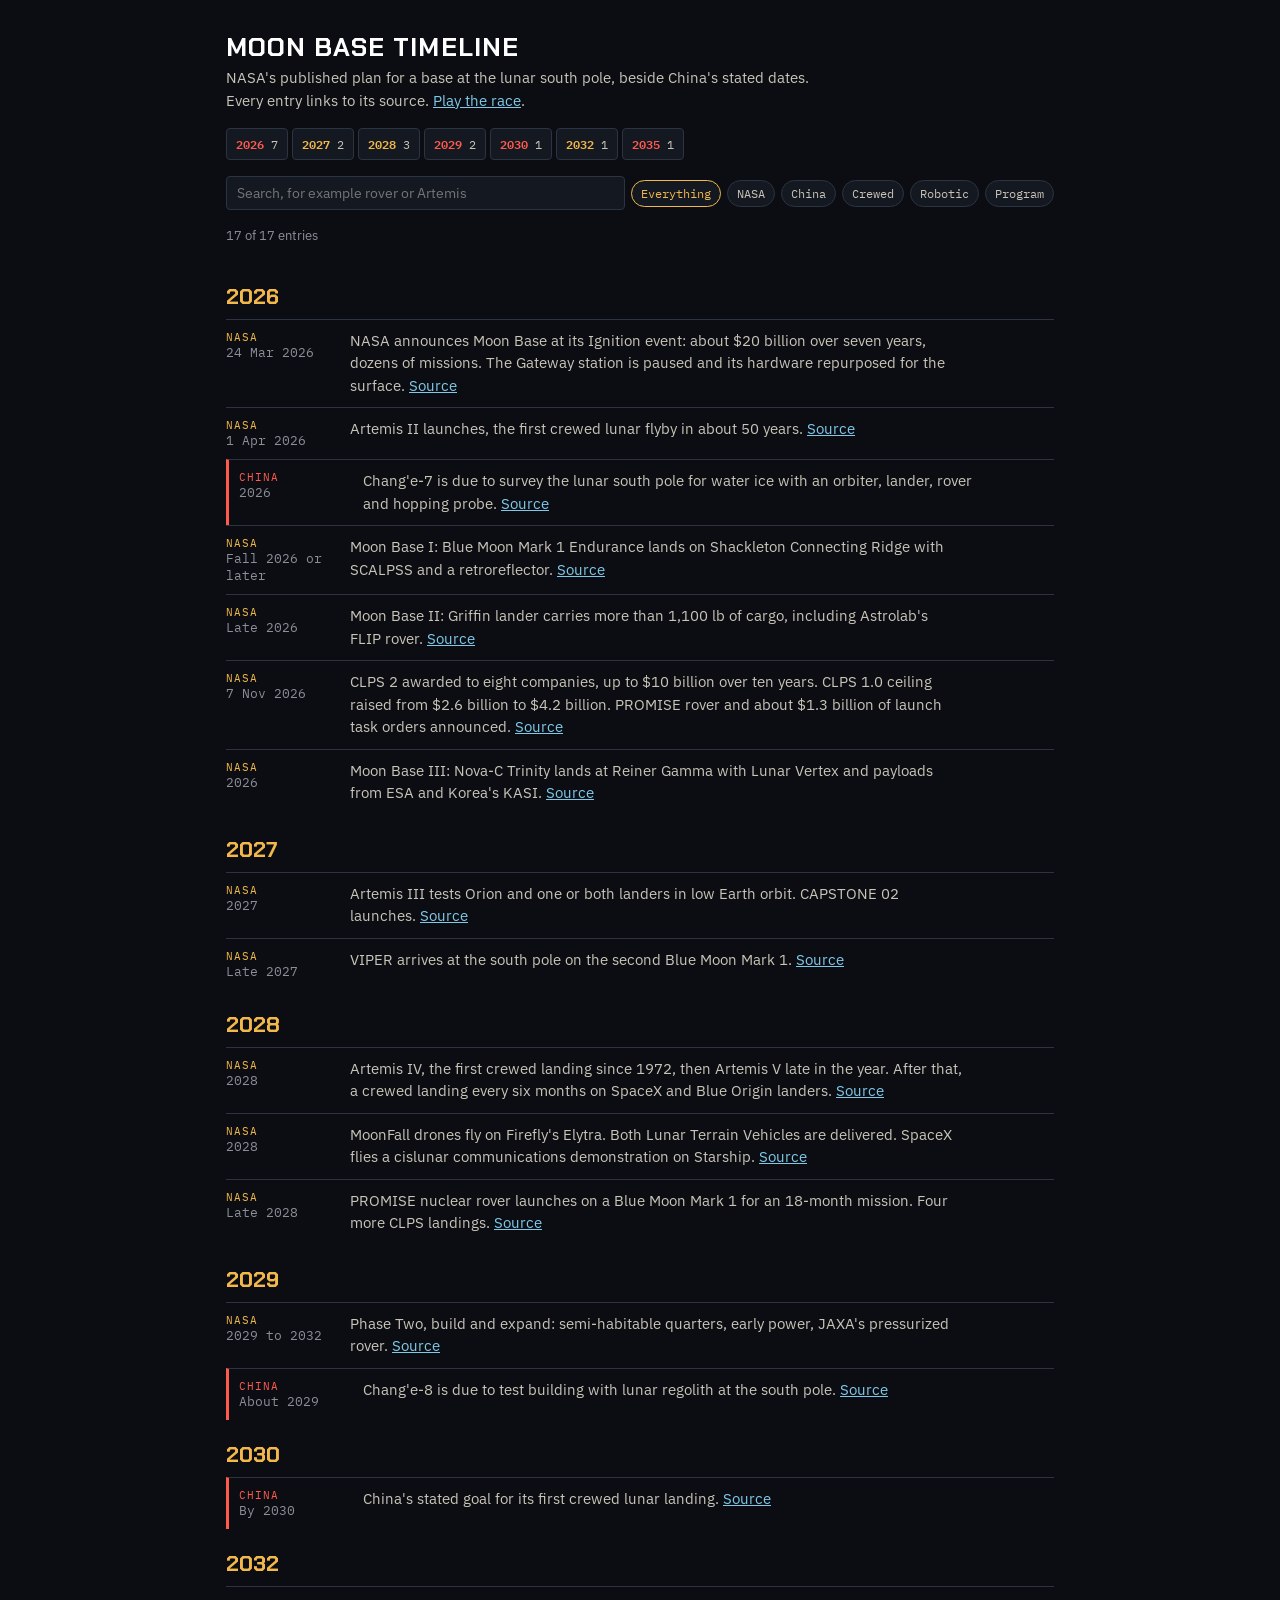
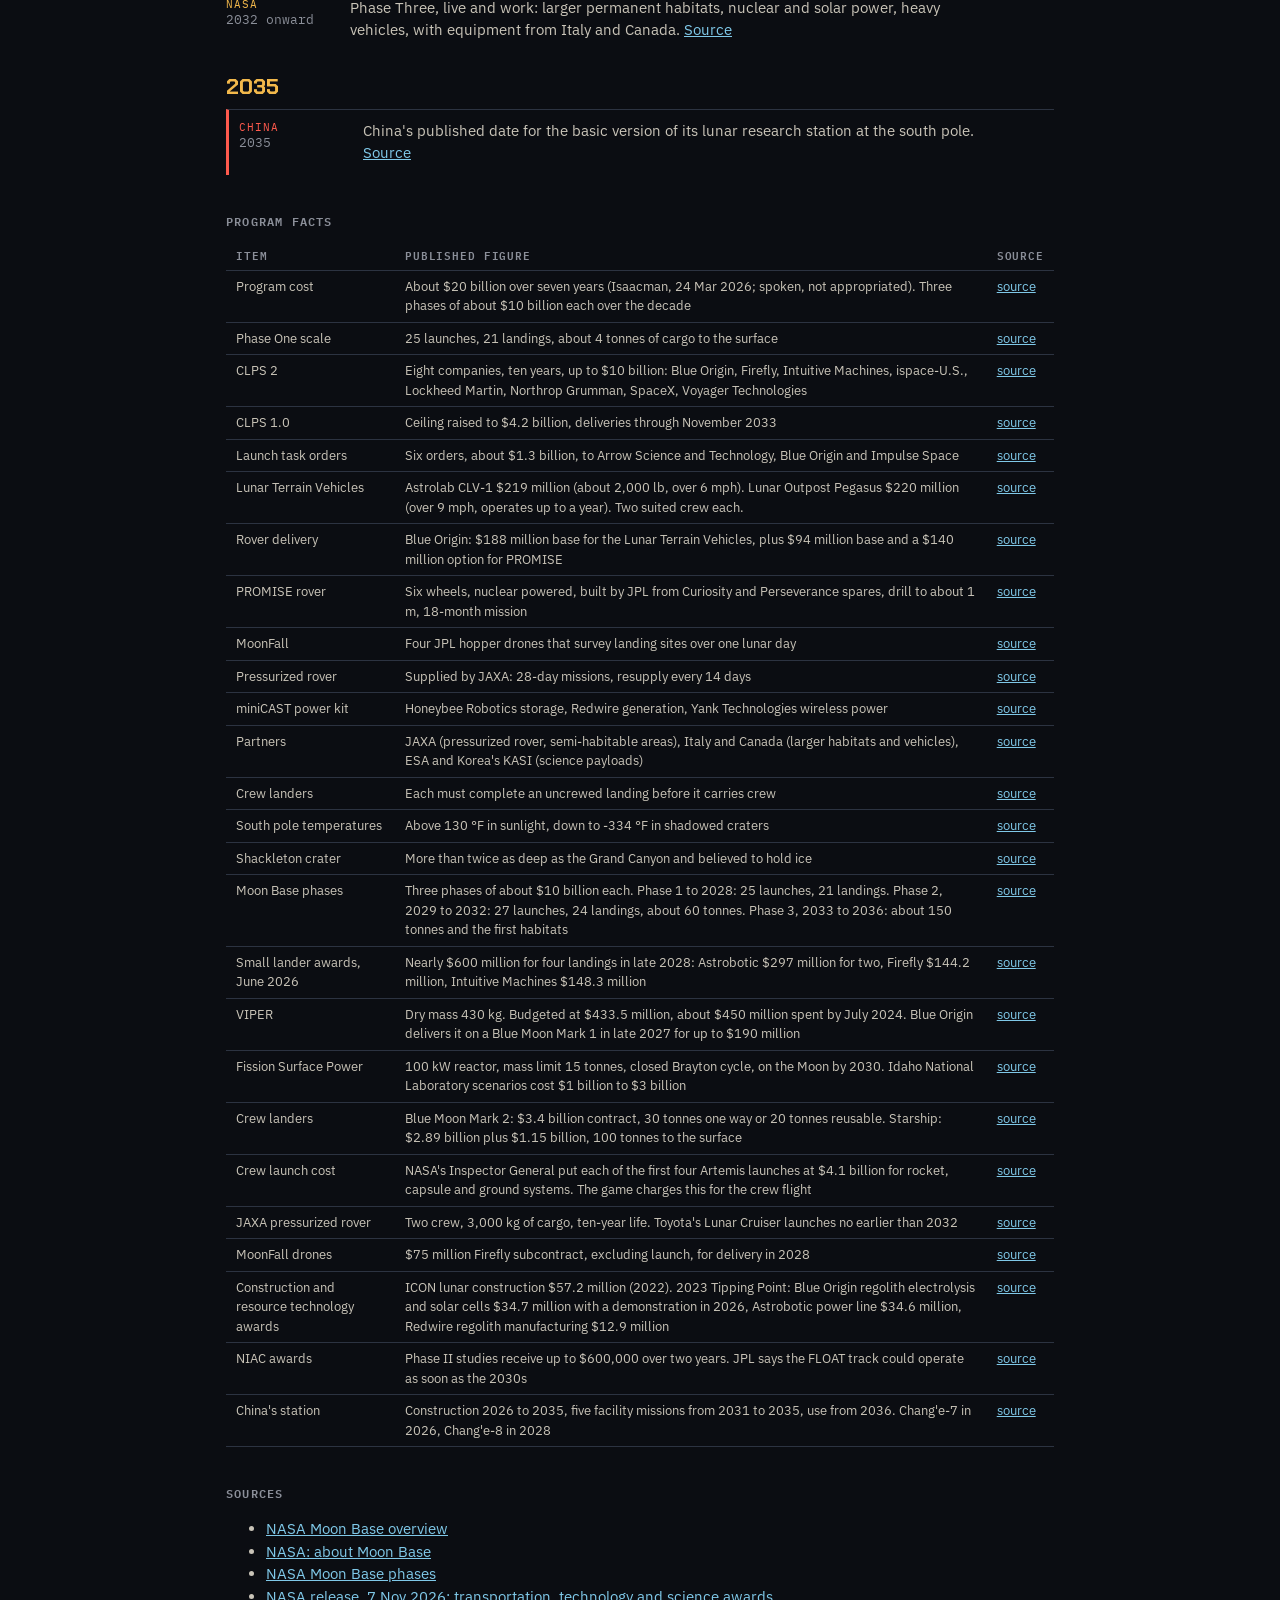
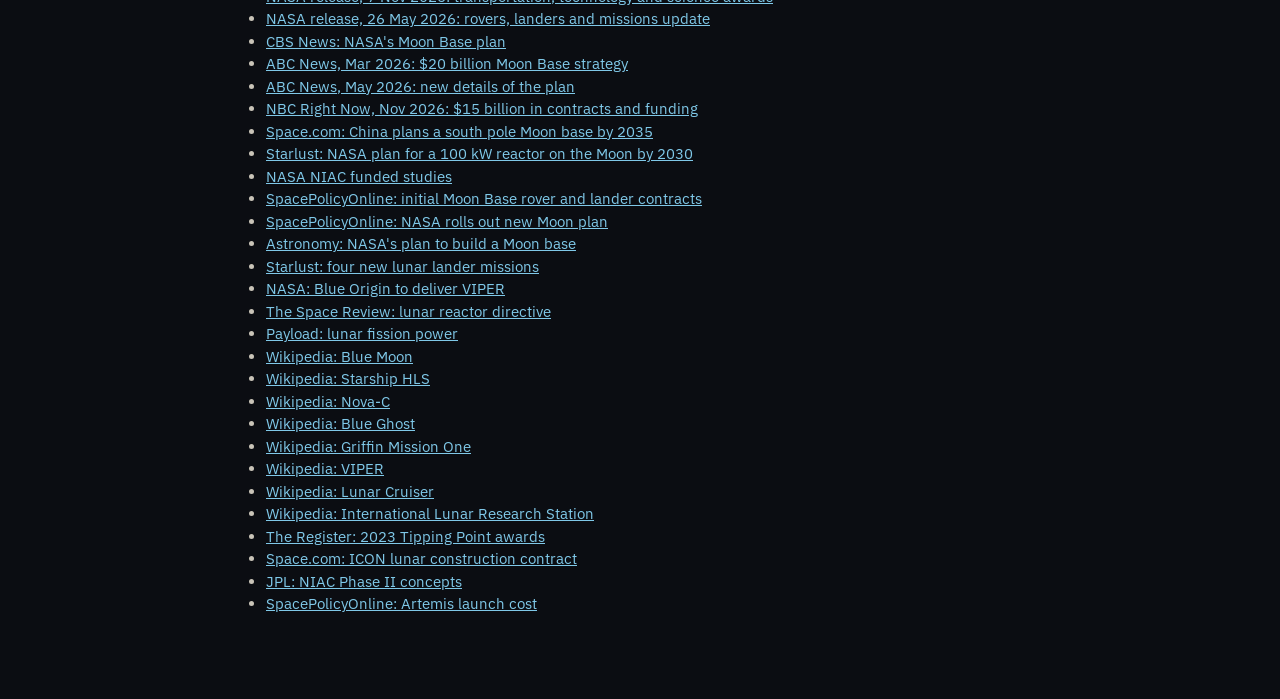
<file: timeline.html>
<!doctype html>
<html lang="en">
<meta charset="utf-8">
<meta name="viewport" content="width=device-width,initial-scale=1,viewport-fit=cover">
<title>Moon Base Timeline</title>
<meta name="claude:viewport-fit-sides" content="cover">
<link rel="stylesheet" href="https://fonts.googleapis.com/css2?family=Chakra+Petch:wght@500;700&family=IBM+Plex+Mono:wght@400;600&family=IBM+Plex+Sans:wght@400;500;600&display=swap">
<style>
/* Layout: a year rail across the top, filters under it, then one column of dated entries grouped by year. Single dark look by choice, matching the game. */
:root{color-scheme:dark;--void:#0b0d12;--panel:#141821;--panel2:#1c212c;--line:#2c3341;--dust:#c9c4b8;--dim:#8b8f99;--sun:#f2b84b;--halt:#ff5a4d;--ice:#7fc8e8;--go:#6fd08c;
 --display:"Chakra Petch","Trebuchet MS",sans-serif;--body:"IBM Plex Sans",system-ui,sans-serif;--mono:"IBM Plex Mono",ui-monospace,Menlo,monospace}
*{box-sizing:border-box}html,body{background:var(--void)}
body{color:var(--dust);font-family:var(--body);font-size:15px;line-height:1.5}
.wrap{max-width:860px;margin:0 auto;padding-block:20px 60px;padding-left:max(16px,env(safe-area-inset-left,0px));padding-right:max(16px,env(safe-area-inset-right,0px));display:flex;flex-direction:column;gap:16px}
h1{font-family:var(--display);font-size:26px;letter-spacing:.04em;text-transform:uppercase;margin:0;color:#fff;text-wrap:balance}
h2{font-family:var(--display);font-size:22px;color:var(--sun);margin:18px 0 6px}
h3{font:600 12px var(--mono);letter-spacing:.1em;text-transform:uppercase;color:var(--dim);margin:20px 0 8px}
p{margin:0;max-width:68ch}a{color:var(--ice)}
.rail{display:flex;gap:4px;flex-wrap:wrap}
.rail button,.chips button{font:12px var(--mono);background:var(--panel);color:var(--dust);border:1px solid var(--line);border-radius:4px;padding:5px 9px;cursor:pointer}
.rail button b{color:var(--sun);font-weight:600}.rail button.cn b{color:var(--halt)}
.rail button[disabled]{opacity:.35;cursor:default}
.chips{display:flex;gap:6px;flex-wrap:wrap;align-items:center}
.chips button{border-radius:20px}.chips button[aria-pressed=true]{border-color:var(--sun);color:var(--sun)}
input{flex:1;min-width:160px;background:var(--panel);color:var(--dust);border:1px solid var(--line);border-radius:4px;padding:7px 10px;font:14px var(--body)}
:focus-visible{outline:2px solid var(--ice);outline-offset:2px}
.ev{display:grid;grid-template-columns:110px minmax(0,1fr);gap:4px 14px;padding:10px 0;border-top:1px solid var(--line)}
.ev .w{font:13px var(--mono);color:var(--dim)}.ev .who{font:11px var(--mono);letter-spacing:.08em;text-transform:uppercase;color:var(--sun)}
.ev.cn .who{color:var(--halt)}.ev.cn{border-left:3px solid var(--halt);padding-left:10px}
@media(max-width:520px){.ev{grid-template-columns:minmax(0,1fr)}}
.tw{overflow-x:auto}table{border-collapse:collapse;width:100%;font-size:13px}th,td{text-align:left;padding:6px 10px;border-bottom:1px solid var(--line);vertical-align:top}
th{font:600 11px var(--mono);letter-spacing:.08em;text-transform:uppercase;color:var(--dim)}
.note{font-size:13px;color:var(--dim)}
</style>
<div class="wrap">
  <div><h1>Moon Base Timeline</h1><p>NASA's published plan for a base at the lunar south pole, beside China's stated dates. Every entry links to its source. <a href="index.html" >Play the race</a>.</p></div>
  <div class="rail" id="rail" aria-label="Jump to a year"></div>
  <div class="chips"><input id="q" type="text" placeholder="Search, for example rover or Artemis" aria-label="Search the timeline"><span id="filters" class="chips"></span></div>
  <div id="count" class="note"></div>
  <div id="list"></div>
  <div><h3>Program facts</h3><div class="tw"><table><thead><tr><th>Item</th><th>Published figure</th><th>Source</th></tr></thead><tbody id="facts"></tbody></table></div></div>
  <div><h3>Sources</h3><ul id="src"></ul></div>
</div>
<script id="d" type="application/json">{"milestones": [{"when": "24 Mar 2026", "y": 2026, "m": 3, "text": "NASA announces Moon Base at its Ignition event: about $20 billion over seven years, dozens of missions. The Gateway station is paused and its hardware repurposed for the surface.", "url": "https://spacepolicyonline.com/news/nasa-rolls-out-new-moon-plan/", "cat": "program", "who": "NASA"}, {"when": "1 Apr 2026", "y": 2026, "m": 4, "text": "Artemis II launches, the first crewed lunar flyby in about 50 years.", "url": "https://abcnews.com/Technology/nasa-unveils-ambitious-20-billion-moon-base-strategy/story?id=131361493", "cat": "crew", "who": "NASA"}, {"when": "2026", "y": 2026, "m": 8, "text": "Chang'e-7 is due to survey the lunar south pole for water ice with an orbiter, lander, rover and hopping probe.", "url": "https://space.com/china-moon-base-south-pole-2035", "cat": "rival", "who": "China"}, {"when": "Fall 2026 or later", "y": 2026, "m": 10, "text": "Moon Base I: Blue Moon Mark 1 Endurance lands on Shackleton Connecting Ridge with SCALPSS and a retroreflector.", "url": "https://www.nasa.gov/news-release/nasa-provides-update-on-moon-base-rovers-landers-missions/", "cat": "robotic", "who": "NASA"}, {"when": "Late 2026", "y": 2026, "m": 11, "text": "Moon Base II: Griffin lander carries more than 1,100 lb of cargo, including Astrolab's FLIP rover.", "url": "https://www.nasa.gov/news-release/nasa-provides-update-on-moon-base-rovers-landers-missions/", "cat": "robotic", "who": "NASA"}, {"when": "7 Nov 2026", "y": 2026, "m": 11, "text": "CLPS 2 awarded to eight companies, up to $10 billion over ten years. CLPS 1.0 ceiling raised from $2.6 billion to $4.2 billion. PROMISE rover and about $1.3 billion of launch task orders announced.", "url": "https://www.nasa.gov/news-release/nasa-awards-moon-base-transportation-technology-science-projects/", "cat": "program", "who": "NASA"}, {"when": "2026", "y": 2026, "m": 12, "text": "Moon Base III: Nova-C Trinity lands at Reiner Gamma with Lunar Vertex and payloads from ESA and Korea's KASI.", "url": "https://www.nasa.gov/news-release/nasa-provides-update-on-moon-base-rovers-landers-missions/", "cat": "robotic", "who": "NASA"}, {"when": "2027", "y": 2027, "m": 6, "text": "Artemis III tests Orion and one or both landers in low Earth orbit. CAPSTONE 02 launches.", "url": "https://abcnews.com/Technology/nasa-unveils-ambitious-20-billion-moon-base-strategy/story?id=131361493", "cat": "crew", "who": "NASA"}, {"when": "Late 2027", "y": 2027, "m": 11, "text": "VIPER arrives at the south pole on the second Blue Moon Mark 1.", "url": "https://www.nasa.gov/moonbase-phases/", "cat": "robotic", "who": "NASA"}, {"when": "2028", "y": 2028, "m": 6, "text": "Artemis IV, the first crewed landing since 1972, then Artemis V late in the year. After that, a crewed landing every six months on SpaceX and Blue Origin landers.", "url": "https://abcnews.com/Technology/nasa-unveils-ambitious-20-billion-moon-base-strategy/story?id=131361493", "cat": "crew", "who": "NASA"}, {"when": "2028", "y": 2028, "m": 6, "text": "MoonFall drones fly on Firefly's Elytra. Both Lunar Terrain Vehicles are delivered. SpaceX flies a cislunar communications demonstration on Starship.", "url": "https://www.nasa.gov/news-release/nasa-awards-moon-base-transportation-technology-science-projects/", "cat": "robotic", "who": "NASA"}, {"when": "Late 2028", "y": 2028, "m": 11, "text": "PROMISE nuclear rover launches on a Blue Moon Mark 1 for an 18-month mission. Four more CLPS landings.", "url": "https://www.nasa.gov/news-release/nasa-awards-moon-base-transportation-technology-science-projects/", "cat": "robotic", "who": "NASA"}, {"when": "2029 to 2032", "y": 2029, "m": 1, "text": "Phase Two, build and expand: semi-habitable quarters, early power, JAXA's pressurized rover.", "url": "https://www.nasa.gov/reference/moonbase-about/", "cat": "program", "who": "NASA"}, {"when": "About 2029", "y": 2029, "m": 1, "text": "Chang'e-8 is due to test building with lunar regolith at the south pole.", "url": "https://space.com/china-moon-base-south-pole-2035", "cat": "rival", "who": "China"}, {"when": "By 2030", "y": 2030, "m": 12, "text": "China's stated goal for its first crewed lunar landing.", "url": "https://space.com/china-moon-base-south-pole-2035", "cat": "rival", "who": "China"}, {"when": "2032 onward", "y": 2032, "m": 1, "text": "Phase Three, live and work: larger permanent habitats, nuclear and solar power, heavy vehicles, with equipment from Italy and Canada.", "url": "https://abcnews.com/Technology/nasa-unveils-ambitious-20-billion-moon-base-strategy/story?id=131361493", "cat": "program", "who": "NASA"}, {"when": "2035", "y": 2035, "m": 12, "text": "China's published date for the basic version of its lunar research station at the south pole.", "url": "https://space.com/china-moon-base-south-pole-2035", "cat": "rival", "who": "China"}], "facts": [["Program cost", "About $20 billion over seven years (Isaacman, 24 Mar 2026; spoken, not appropriated). Three phases of about $10 billion each over the decade", "https://spacepolicyonline.com/news/nasa-rolls-out-new-moon-plan/"], ["Phase One scale", "25 launches, 21 landings, about 4 tonnes of cargo to the surface", "https://abcnews.com/Technology/nasa-reveals-new-details-plan-build-base-moon/story?id=133325738"], ["CLPS 2", "Eight companies, ten years, up to $10 billion: Blue Origin, Firefly, Intuitive Machines, ispace-U.S., Lockheed Martin, Northrop Grumman, SpaceX, Voyager Technologies", "https://www.nasa.gov/news-release/nasa-awards-moon-base-transportation-technology-science-projects/"], ["CLPS 1.0", "Ceiling raised to $4.2 billion, deliveries through November 2033", "https://www.nasa.gov/news-release/nasa-awards-moon-base-transportation-technology-science-projects/"], ["Launch task orders", "Six orders, about $1.3 billion, to Arrow Science and Technology, Blue Origin and Impulse Space", "https://www.nasa.gov/news-release/nasa-awards-moon-base-transportation-technology-science-projects/"], ["Lunar Terrain Vehicles", "Astrolab CLV-1 $219 million (about 2,000 lb, over 6 mph). Lunar Outpost Pegasus $220 million (over 9 mph, operates up to a year). Two suited crew each.", "https://www.nasa.gov/news-release/nasa-provides-update-on-moon-base-rovers-landers-missions/"], ["Rover delivery", "Blue Origin: $188 million base for the Lunar Terrain Vehicles, plus $94 million base and a $140 million option for PROMISE", "https://www.nasa.gov/news-release/nasa-awards-moon-base-transportation-technology-science-projects/"], ["PROMISE rover", "Six wheels, nuclear powered, built by JPL from Curiosity and Perseverance spares, drill to about 1 m, 18-month mission", "https://www.nasa.gov/news-release/nasa-awards-moon-base-transportation-technology-science-projects/"], ["MoonFall", "Four JPL hopper drones that survey landing sites over one lunar day", "https://www.nasa.gov/news-release/nasa-awards-moon-base-transportation-technology-science-projects/"], ["Pressurized rover", "Supplied by JAXA: 28-day missions, resupply every 14 days", "https://www.nasa.gov/moonbase-phases/"], ["miniCAST power kit", "Honeybee Robotics storage, Redwire generation, Yank Technologies wireless power", "https://www.nasa.gov/news-release/nasa-awards-moon-base-transportation-technology-science-projects/"], ["Partners", "JAXA (pressurized rover, semi-habitable areas), Italy and Canada (larger habitats and vehicles), ESA and Korea's KASI (science payloads)", "https://abcnews.com/Technology/nasa-unveils-ambitious-20-billion-moon-base-strategy/story?id=131361493"], ["Crew landers", "Each must complete an uncrewed landing before it carries crew", "https://abcnews.com/Technology/nasa-unveils-ambitious-20-billion-moon-base-strategy/story?id=131361493"], ["South pole temperatures", "Above 130 °F in sunlight, down to -334 °F in shadowed craters", "https://www.nasa.gov/reference/moonbase-about/"], ["Shackleton crater", "More than twice as deep as the Grand Canyon and believed to hold ice", "https://www.nasa.gov/reference/moonbase-about/"], ["Moon Base phases", "Three phases of about $10 billion each. Phase 1 to 2028: 25 launches, 21 landings. Phase 2, 2029 to 2032: 27 launches, 24 landings, about 60 tonnes. Phase 3, 2033 to 2036: about 150 tonnes and the first habitats", "https://www.astronomy.com/space-exploration/nasas-30b-plan-to-build-a-moon-base/"], ["Small lander awards, June 2026", "Nearly $600 million for four landings in late 2028: Astrobotic $297 million for two, Firefly $144.2 million, Intuitive Machines $148.3 million", "https://starlust.org/nasa-announces-four-new-lunar-lander-missions-worth-nearly-600-million-to-advance-moon-base-science/"], ["VIPER", "Dry mass 430 kg. Budgeted at $433.5 million, about $450 million spent by July 2024. Blue Origin delivers it on a Blue Moon Mark 1 in late 2027 for up to $190 million", "https://www.nasa.gov/news-release/nasa-selects-blue-origin-to-deliver-viper-rover-to-moons-south-pole/"], ["Fission Surface Power", "100 kW reactor, mass limit 15 tonnes, closed Brayton cycle, on the Moon by 2030. Idaho National Laboratory scenarios cost $1 billion to $3 billion", "https://thespacereview.com/article/5065/1"], ["Crew landers", "Blue Moon Mark 2: $3.4 billion contract, 30 tonnes one way or 20 tonnes reusable. Starship: $2.89 billion plus $1.15 billion, 100 tonnes to the surface", "https://en.wikipedia.org/wiki/Blue_Moon_(spacecraft)"], ["Crew launch cost", "NASA's Inspector General put each of the first four Artemis launches at $4.1 billion for rocket, capsule and ground systems. The game charges this for the crew flight", "https://spacepolicyonline.com/news/first-four-artemis-flights-will-cost-4-1-billion-each-nasa-ig-tells-congress/"], ["JAXA pressurized rover", "Two crew, 3,000 kg of cargo, ten-year life. Toyota's Lunar Cruiser launches no earlier than 2032", "https://en.wikipedia.org/wiki/Lunar_Cruiser"], ["MoonFall drones", "$75 million Firefly subcontract, excluding launch, for delivery in 2028", "https://spacepolicyonline.com/news/nasa-awards-initial-moon-base-rover-and-lander-contracts/"], ["Construction and resource technology awards", "ICON lunar construction $57.2 million (2022). 2023 Tipping Point: Blue Origin regolith electrolysis and solar cells $34.7 million with a demonstration in 2026, Astrobotic power line $34.6 million, Redwire regolith manufacturing $12.9 million", "https://www.theregister.com/2023/07/26/nasa_moon_funding/"], ["NIAC awards", "Phase II studies receive up to $600,000 over two years. JPL says the FLOAT track could operate as soon as the 2030s", "https://www.jpl.nasa.gov/news/nasa-doubles-down-advances-6-innovative-tech-concepts-to-new-phase/"], ["China's station", "Construction 2026 to 2035, five facility missions from 2031 to 2035, use from 2036. Chang'e-7 in 2026, Chang'e-8 in 2028", "https://en.wikipedia.org/wiki/International_Lunar_Research_Station"]], "sources": [{"label": "NASA Moon Base overview", "url": "https://www.nasa.gov/moonbase/"}, {"label": "NASA: about Moon Base", "url": "https://www.nasa.gov/reference/moonbase-about/"}, {"label": "NASA Moon Base phases", "url": "https://www.nasa.gov/moonbase-phases/"}, {"label": "NASA release, 7 Nov 2026: transportation, technology and science awards", "url": "https://www.nasa.gov/news-release/nasa-awards-moon-base-transportation-technology-science-projects/"}, {"label": "NASA release, 26 May 2026: rovers, landers and missions update", "url": "https://www.nasa.gov/news-release/nasa-provides-update-on-moon-base-rovers-landers-missions/"}, {"label": "CBS News: NASA's Moon Base plan", "url": "https://www.cbsnews.com/news/nasa-moon-base-plan-lunar-south-pole/"}, {"label": "ABC News, Mar 2026: $20 billion Moon Base strategy", "url": "https://abcnews.com/Technology/nasa-unveils-ambitious-20-billion-moon-base-strategy/story?id=131361493"}, {"label": "ABC News, May 2026: new details of the plan", "url": "https://abcnews.com/Technology/nasa-reveals-new-details-plan-build-base-moon/story?id=133325738"}, {"label": "NBC Right Now, Nov 2026: $15 billion in contracts and funding", "url": "https://www.nbcrightnow.com/yakima/news/syndicated/nasa-outlines-15-billion-for-moon-base-program/article_053f5607-6ab4-5d8e-b2bf-67d659ff680f.html"}, {"label": "Space.com: China plans a south pole Moon base by 2035", "url": "https://space.com/china-moon-base-south-pole-2035"}, {"label": "Starlust: NASA plan for a 100 kW reactor on the Moon by 2030", "url": "https://starlust.org/nasa-planning-to-build-a-100-kilowatt-nuclear-reactor-on-the-moon-by-2030/"}, {"label": "NASA NIAC funded studies", "url": "https://www.nasa.gov/niac-funded-studies/"}, {"label": "SpacePolicyOnline: initial Moon Base rover and lander contracts", "url": "https://spacepolicyonline.com/news/nasa-awards-initial-moon-base-rover-and-lander-contracts/"}, {"label": "SpacePolicyOnline: NASA rolls out new Moon plan", "url": "https://spacepolicyonline.com/news/nasa-rolls-out-new-moon-plan/"}, {"label": "Astronomy: NASA's plan to build a Moon base", "url": "https://www.astronomy.com/space-exploration/nasas-30b-plan-to-build-a-moon-base/"}, {"label": "Starlust: four new lunar lander missions", "url": "https://starlust.org/nasa-announces-four-new-lunar-lander-missions-worth-nearly-600-million-to-advance-moon-base-science/"}, {"label": "NASA: Blue Origin to deliver VIPER", "url": "https://www.nasa.gov/news-release/nasa-selects-blue-origin-to-deliver-viper-rover-to-moons-south-pole/"}, {"label": "The Space Review: lunar reactor directive", "url": "https://thespacereview.com/article/5065/1"}, {"label": "Payload: lunar fission power", "url": "https://payloadspace.com/nasa-wants-to-hit-the-accelerator-on-lunar-atomics/"}, {"label": "Wikipedia: Blue Moon", "url": "https://en.wikipedia.org/wiki/Blue_Moon_(spacecraft)"}, {"label": "Wikipedia: Starship HLS", "url": "https://en.wikipedia.org/wiki/Starship_HLS"}, {"label": "Wikipedia: Nova-C", "url": "https://en.wikipedia.org/wiki/Nova-C"}, {"label": "Wikipedia: Blue Ghost", "url": "https://en.wikipedia.org/wiki/Firefly_Aerospace_Blue_Ghost"}, {"label": "Wikipedia: Griffin Mission One", "url": "https://en.wikipedia.org/wiki/Griffin_Mission_One"}, {"label": "Wikipedia: VIPER", "url": "https://en.wikipedia.org/wiki/VIPER_(rover)"}, {"label": "Wikipedia: Lunar Cruiser", "url": "https://en.wikipedia.org/wiki/Lunar_Cruiser"}, {"label": "Wikipedia: International Lunar Research Station", "url": "https://en.wikipedia.org/wiki/International_Lunar_Research_Station"}, {"label": "The Register: 2023 Tipping Point awards", "url": "https://www.theregister.com/2023/07/26/nasa_moon_funding/"}, {"label": "Space.com: ICON lunar construction contract", "url": "https://www.space.com/icon-moon-construction-project-olympus-nasa-funding"}, {"label": "JPL: NIAC Phase II concepts", "url": "https://www.jpl.nasa.gov/news/nasa-doubles-down-advances-6-innovative-tech-concepts-to-new-phase/"}, {"label": "SpacePolicyOnline: Artemis launch cost", "url": "https://spacepolicyonline.com/news/first-four-artemis-flights-will-cost-4-1-billion-each-nasa-ig-tells-congress/"}], "start": {"y": 2026, "m": 11}, "deadline": {"y": 2035, "m": 12, "label": "China's announced completion date for its lunar research station (an assumption you can change)"}}</script>
<script>
"use strict";
const D=JSON.parse(document.getElementById("d").textContent),$=id=>document.getElementById(id);
function h(tag,attrs,...kids){const e=document.createElement(tag);for(const k in attrs||{}){const v=attrs[k];if(v==null||v===false)continue;if(k==="class")e.className=v;else if(k.startsWith("on"))e.addEventListener(k.slice(2),v);else if(k==="text")e.textContent=v;else e.setAttribute(k,v===true?"":v)}for(const c of kids.flat()){if(c!=null&&c!==false)e.append(c.nodeType?c:document.createTextNode(String(c)))}return e}
const CATS=[["all","Everything"],["NASA","NASA"],["China","China"],["crew","Crewed"],["robotic","Robotic"],["program","Program"]];
let f="all";
function match(m){const q=$("q").value.trim().toLowerCase();if(q&&!(m.text+" "+m.when+" "+m.who).toLowerCase().includes(q))return false;return f==="all"||m.who===f||m.cat===f}
function draw(){
  $("filters").textContent="";CATS.forEach(c=>$("filters").append(h("button",{"aria-pressed":f===c[0]?"true":"false",onclick:()=>{f=c[0];draw()}},c[1])));
  const ms=D.milestones.filter(match),list=$("list");list.textContent="";
  $("count").textContent=ms.length+" of "+D.milestones.length+" entries";
  const years=[...new Set(D.milestones.map(m=>m.y))].sort();
  $("rail").textContent="";years.forEach(y=>{const n=ms.filter(m=>m.y===y),cn=n.some(m=>m.who==="China");$("rail").append(h("button",{class:cn?"cn":"",disabled:!n.length,onclick:()=>{const e=document.getElementById("y"+y);if(e)e.scrollIntoView({behavior:"smooth",block:"start"})}},h("b",{text:y})," "+n.length))});
  let cur=null;
  for(const m of ms){if(m.y!==cur){cur=m.y;list.append(h("h2",{id:"y"+m.y,text:m.y}))}
    list.append(h("div",{class:"ev"+(m.who==="China"?" cn":"")},h("div",{},h("div",{class:"who",text:m.who}),h("div",{class:"w",text:m.when})),h("div",{},h("p",{text:m.text+" "},m.url?h("a",{href:m.url,target:"_blank",rel:"noopener",text:"Source"}):null))))}
  if(!ms.length)list.append(h("p",{class:"note",text:"Nothing matches. Clear the search or pick Everything."}));
}
$("q").addEventListener("input",draw);
(D.facts||[]).forEach(r=>$("facts").append(h("tr",{},h("td",{text:r[0]}),h("td",{text:r[1]}),h("td",{},r[2]?h("a",{href:r[2],target:"_blank",rel:"noopener",text:"source"}):""))));
(D.sources||[]).forEach(s=>$("src").append(h("li",{},h("a",{href:s.url,target:"_blank",rel:"noopener",text:s.label}))));
draw();
</script>
</file>
